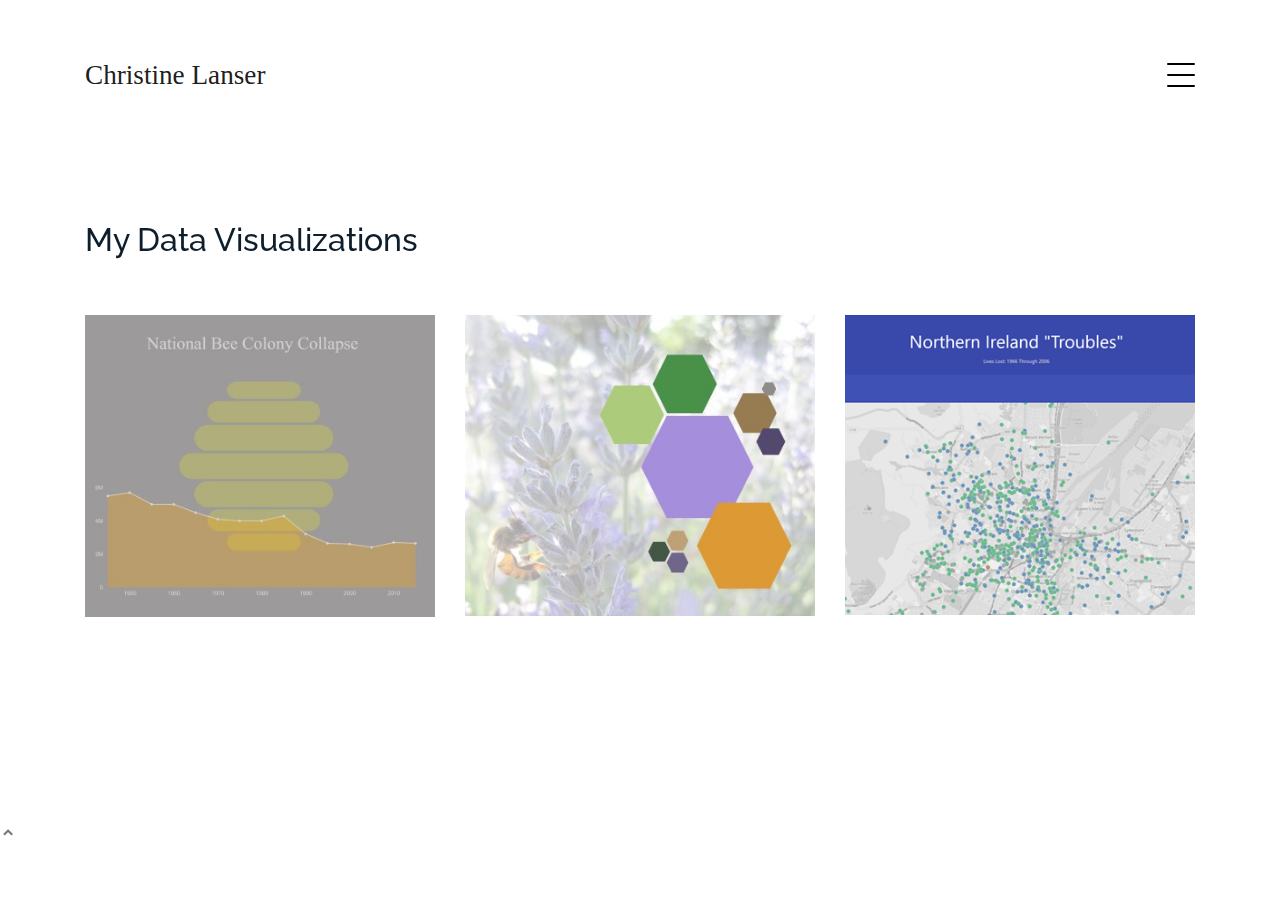
<file: index.html>
<!DOCTYPE html>
<html lang="en">

<head>
  <meta charset="utf-8">
  <meta content="width=device-width, initial-scale=1.0" name="viewport">

  <title>ChristineLanser_portfolio</title>
  <meta content="" name="descriptison">
  <meta content="" name="keywords">

  <!-- Favicons -->
  <!-- <link href="assets/img/favicon.png" rel="icon">
  <link href="assets/img/apple-touch-icon.png" rel="apple-touch-icon"> -->
  <link href="logo1.png" rel="icon">
  <link href="logo1.png" rel="apple-touch-icon">

  <!-- Google Fonts -->
  <link href="https://fonts.googleapis.com/css?family=https://fonts.googleapis.com/css?family=Inconsolata:400,500,600,700|Raleway:400,400i,500,500i,600,600i,700,700i" rel="stylesheet">

  <!-- Vendor CSS Files -->
  <link href="assets/vendor/bootstrap/css/bootstrap.min.css" rel="stylesheet">
  <link href="assets/vendor/icofont/icofont.min.css" rel="stylesheet">
  <link href="assets/vendor/aos/aos.css" rel="stylesheet">
  <link href="assets/vendor/line-awesome/css/line-awesome.min.css" rel="stylesheet">
  <link href="assets/vendor/owl.carousel/assets/owl.carousel.min.css" rel="stylesheet">

  <!-- Template Main CSS File -->
  <link href="assets/css/style.css" rel="stylesheet">

  <!-- =======================================================
  * Template Name: MyPortfolio - v2.1.0
  * Template URL: https://bootstrapmade.com/myportfolio-bootstrap-portfolio-website-template/
  * Author: BootstrapMade.com
  * License: https://bootstrapmade.com/license/
  ======================================================== -->
</head>

<body>

  <!-- ======= Navbar ======= -->
  <div class="collapse navbar-collapse custom-navmenu" id="main-navbar">
    <div class="container py-2 py-md-5">
      <div class="row align-items-start">
        <div class="col-md-2">
          <!-- <ul class="custom-menu">
            <li class="active"><a href="index.html">Home</a></li>
            <li><a href="about.html">About Me</a></li>
            <li><a href="services.html">Services</a></li>
            <li><a href="works.html">Works</a></li>
            <li><a href="contact.html">Contact</a></li>
          </ul> -->

        </div>
        <div class="col-md-6 d-none d-md-block  mr-auto">
          <!-- <div class="tweet d-flex">
            <span class="icofont-twitter text-white mt-2 mr-3"></span>
            <div>
              <p><em>Lorem ipsum dolor sit amet consectetur adipisicing elit. Quisquam necessitatibus incidunt ut officiis explicabo inventore. <br> <a href="#">t.co/v82jsk</a></em></p>
            </div> -->
          </div>
        </div>

        <div class="col-md-4 d-none d-md-block">
          <h3>Contact Me</h3>
          <p><a href="#">lanserch@gmail.com</a></p>
        </div>
      </div>

    </div>
  </div>

  <nav class="navbar navbar-light custom-navbar">
    <div class="container">
      <a class="navbar-brand" href="index.html">Christine Lanser</a>

      <a href="#" class="burger" data-toggle="collapse" data-target="#main-navbar">
        <span></span>
      </a>

    </div>
  </nav>

  <main id="main">

    <!-- ======= Works Section ======= -->
    <section class="section site-portfolio">
      <div class="container">
        <div class="row mb-5 align-items-center">
          <div class="col-md-12 col-lg-6 mb-4 mb-lg-0" data-aos="fade-up">
            <h2>My Data Visualizations</h2>
            <!-- subheader -->
            <!-- <p class="mb-0">Christine Lanser</p> -->
          </div>
          <div class="col-md-12 col-lg-6 text-left text-lg-right" data-aos="fade-up" data-aos-delay="100">
            <div id="filters" class="filters">
                <!-- add later when have design -->
              <!-- <a href="#" data-filter="*" class="active">All</a> -->
              <!-- <a href="#" data-filter=".web">Web</a>
              <a href="#" data-filter=".design">Design</a>
              <a href="#" data-filter=".branding">Branding</a>
              <a href="#" data-filter=".photography">Photography</a> -->
            </div>
          </div>
        </div>     

        <div id="portfolio-grid" class="row no-gutter" data-aos="fade-up" data-aos-delay="200">
          <div class="item web col-sm-6 col-md-4 col-lg-4 mb-4">
            <a href="areaChart.html" class="item-wrap fancybox">
              <div class="work-info">
                <h3>Area Chart with Tooltip</h3>
                <!-- <span>Web</span> (subheader) -->
              </div>
              <img class="img-fluid" src="hiveChart.svg">
            </a>
          </div>


          <div class="item photography col-sm-6 col-md-4 col-lg-4 mb-4">
            <a href="hex.html" class="item-wrap fancybox">
              <div class="work-info">
                 <h3>Graphic with Tooltip</h3> 
                <!-- <span>Photography</span>  -->
              </div>          
              <img class="img-fluid" src="pollinators.svg">
            </a>
          </div>


      
          <div class="item branding col-sm-6 col-md-4 col-lg-4 mb-4">
            <a href="lost_test_index.html" class="item-wrap fancybox">
              <div class="work-info">
               <h3>Map with Zoom</h3>
                <!-- <span>Branding</span> -->
              </div>
              <img class="img-fluid" src="lost.png">
            </a>
          </div>

          <!-- <div class="item design col-sm-6 col-md-4 col-lg-4 mb-4">
            <a href="work-single.html" class="item-wrap fancybox">
              <div class="work-info">
                <h3>Nike Shoe</h3>
                <span>Design</span>
              </div>
              <img class="img-fluid" src="assets/img/img_4.jpg">
            </a>
          </div>
          <div class="item photography col-sm-6 col-md-4 col-lg-4 mb-4">
            <a href="work-single.html" class="item-wrap fancybox">
              <div class="work-info">
                <h3>Kitchen Sink</h3>
                <span>Photography</span>
              </div>
              <img class="img-fluid" src="assets/img/img_5.jpg">
            </a>
          </div>
          <div class="item branding col-sm-6 col-md-4 col-lg-4 mb-4">
            <a href="work-single.html" class="item-wrap fancybox">
              <div class="work-info">
                <h3>Amazon</h3>
                <span>brandingn</span>
              </div> 
                  <img class="img-fluid" src="assets/img/img_6.jpg">
            </a>
          </div>  -->
        </div>
      </div>
    </section><!-- End  Works Section -->

      

  </main><!-- End #main -->

  <!-- ======= Footer ======= -->
  <footer class="footer" role="contentinfo">
    <div class="container">
      <div class="row">
        <div class="col-sm-6">
          <p class="mb-1"> </p>
          <div class="credits">
            <!--
            All the links in the footer should remain intact.
            You can delete the links only if you purchased the pro version.
            Licensing information: https://bootstrapmade.com/license/
            Purchase the pro version with working PHP/AJAX contact form: https://bootstrapmade.com/buy/?theme=MyPortfolio
          -->
            <!-- Designed by <a href="https://bootstrapmade.com/">BootstrapMade</a> -->
          </div>
        </div>
        <!-- <div class="col-sm-6 social text-md-right">
          <a href="#"><span class="icofont-twitter"></span></a>
          <a href="#"><span class="icofont-facebook"></span></a>
          <a href="#"><span class="icofont-dribbble"></span></a>
          <a href="#"><span class="icofont-behance"></span></a>
        </div> -->
      </div>
    </div>
  </footer>

  <a href="#" class="back-to-top"><i class="icofont-simple-up"></i></a>

  <!-- Vendor JS Files -->
  <script src="assets/vendor/jquery/jquery.min.js"></script>
  <script src="assets/vendor/bootstrap/js/bootstrap.bundle.min.js"></script>
  <script src="assets/vendor/jquery.easing/jquery.easing.min.js"></script>
  <script src="assets/vendor/php-email-form/validate.js"></script>
  <script src="assets/vendor/aos/aos.js"></script>
  <script src="assets/vendor/isotope-layout/isotope.pkgd.min.js"></script>
  <script src="assets/vendor/owl.carousel/owl.carousel.min.js"></script>

  <!-- Template Main JS File -->
  <script src="assets/js/main.js"></script>

</body>

</html>
</file>
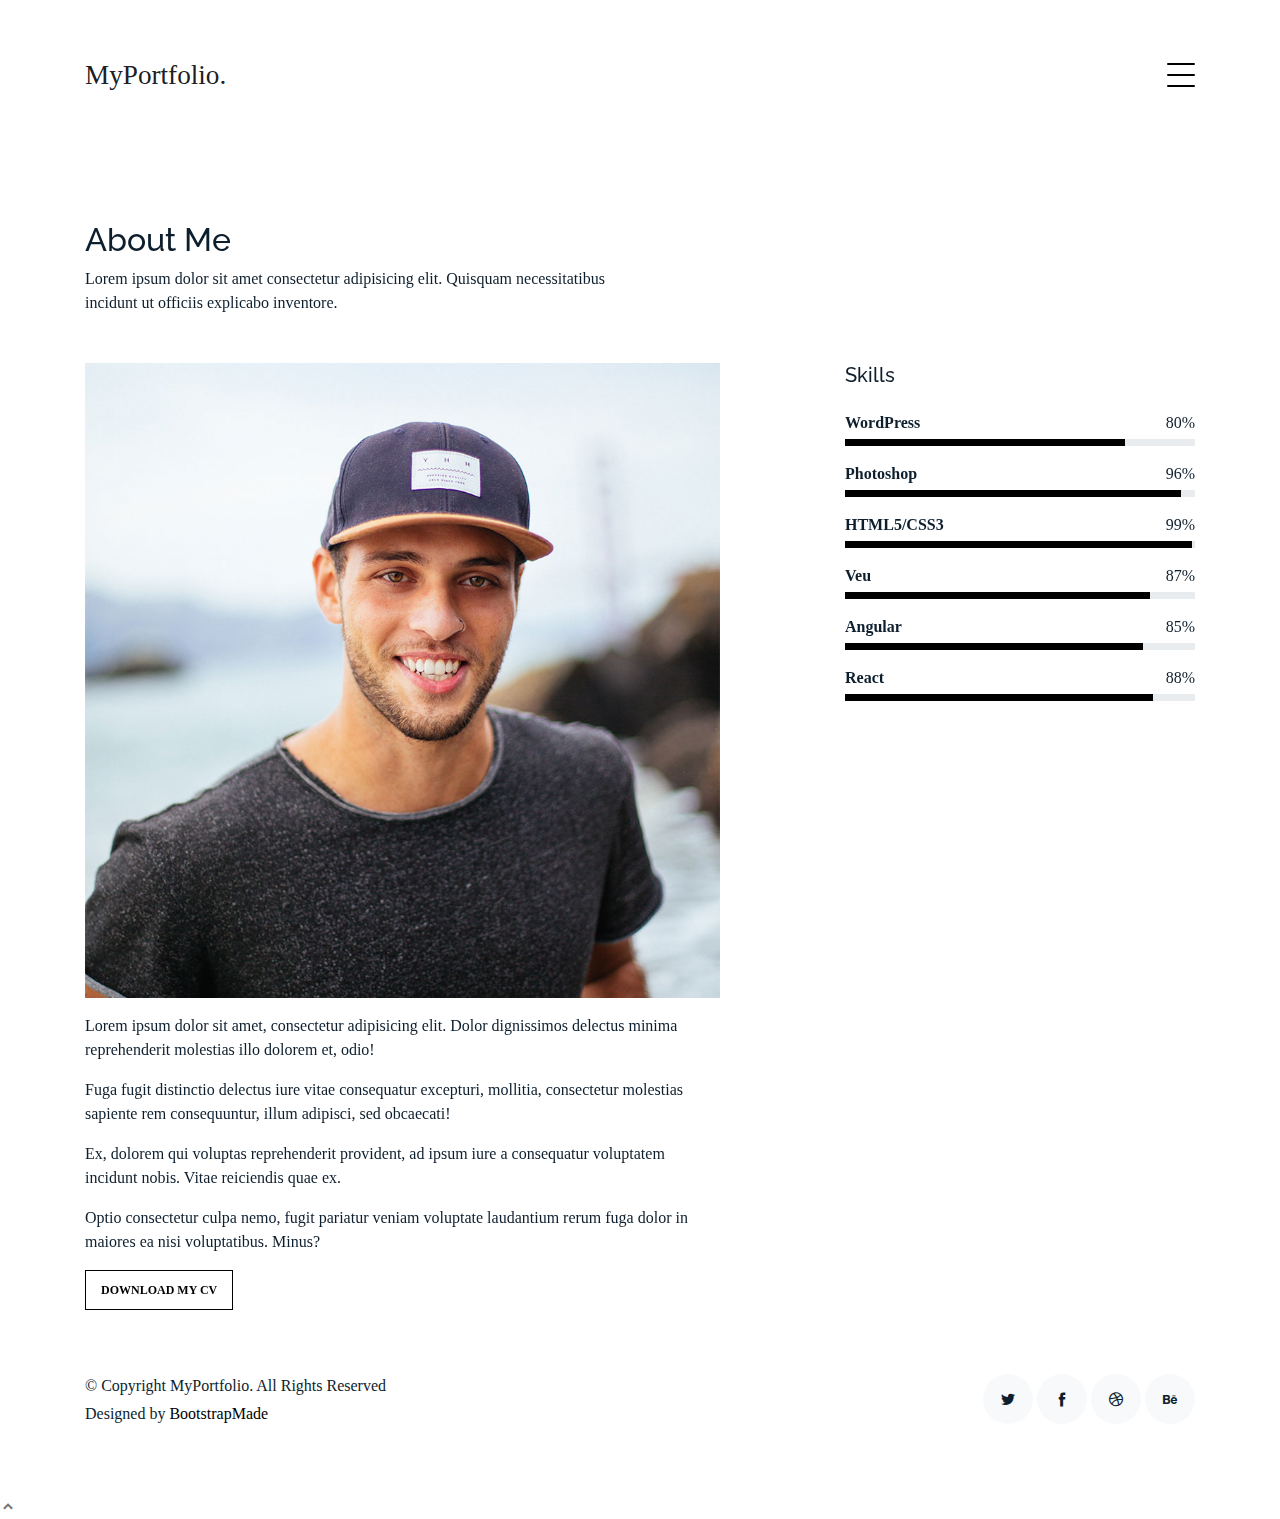
<file: about.html>
<!DOCTYPE html>
<html lang="en">

<head>
  <meta charset="utf-8">
  <meta content="width=device-width, initial-scale=1.0" name="viewport">

  <title>MyPortfolio Bootstrap Template - About</title>
  <meta content="" name="descriptison">
  <meta content="" name="keywords">

  <!-- Favicons -->
  <link href="assets/img/favicon.png" rel="icon">
  <link href="assets/img/apple-touch-icon.png" rel="apple-touch-icon">

  <!-- Google Fonts -->
  <link href="https://fonts.googleapis.com/css?family=https://fonts.googleapis.com/css?family=Inconsolata:400,500,600,700|Raleway:400,400i,500,500i,600,600i,700,700i" rel="stylesheet">

  <!-- Vendor CSS Files -->
  <link href="assets/vendor/bootstrap/css/bootstrap.min.css" rel="stylesheet">
  <link href="assets/vendor/icofont/icofont.min.css" rel="stylesheet">
  <link href="assets/vendor/aos/aos.css" rel="stylesheet">
  <link href="assets/vendor/line-awesome/css/line-awesome.min.css" rel="stylesheet">
  <link href="assets/vendor/owl.carousel/assets/owl.carousel.min.css" rel="stylesheet">

  <!-- Template Main CSS File -->
  <link href="assets/css/style.css" rel="stylesheet">

  <!-- =======================================================
  * Template Name: MyPortfolio - v2.1.0
  * Template URL: https://bootstrapmade.com/myportfolio-bootstrap-portfolio-website-template/
  * Author: BootstrapMade.com
  * License: https://bootstrapmade.com/license/
  ======================================================== -->
</head>

<body>

  <!-- ======= Navbar ======= -->
  <div class="collapse navbar-collapse custom-navmenu" id="main-navbar">
    <div class="container py-2 py-md-5">
      <div class="row align-items-start">
        <div class="col-md-2">
          <ul class="custom-menu">
            <li><a href="index.html">Home</a></li>
            <li class="active"><a href="about.html">About Me</a></li>
            <li><a href="services.html">Services</a></li>
            <li><a href="works.html">Works</a></li>
            <li><a href="contact.html">Contact</a></li>
          </ul>
        </div>
        <div class="col-md-6 d-none d-md-block  mr-auto">
          <div class="tweet d-flex">
            <span class="icofont-twitter text-white mt-2 mr-3"></span>
            <div>
              <p><em>Lorem ipsum dolor sit amet consectetur adipisicing elit. Quisquam necessitatibus incidunt ut officiis explicabo inventore. <br> <a href="#">t.co/v82jsk</a></em></p>
            </div>
          </div>
        </div>
        <div class="col-md-4 d-none d-md-block">
          <h3>Hire Me</h3>
          <p>Lorem ipsum dolor sit amet consectetur adipisicing elit. Quisquam necessitatibus incidunt ut officiisexplicabo inventore. <br> <a href="#">myemail@gmail.com</a></p>
        </div>
      </div>

    </div>
  </div>

  <nav class="navbar navbar-light custom-navbar">
    <div class="container">
      <a class="navbar-brand" href="index.html">MyPortfolio.</a>

      <a href="#" class="burger" data-toggle="collapse" data-target="#main-navbar">
        <span></span>
      </a>

    </div>
  </nav>

  <main id="main">

    <section class="section pb-5">
      <div class="container">
        <div class="row mb-5 align-items-end">
          <div class="col-md-6" data-aos="fade-up">

            <h2>About Me</h2>
            <p class="mb-0">Lorem ipsum dolor sit amet consectetur adipisicing elit. Quisquam necessitatibus incidunt ut
              officiis explicabo inventore.</p>
          </div>

        </div>

        <div class="row">
          <div class="col-md-4 ml-auto order-2" data-aos="fade-up">
            <h3 class="h3 mb-4">Skills</h3>
            <ul class="list-unstyled">
              <li class="mb-3">
                <div class="d-flex mb-1">
                  <strong>WordPress</strong>
                  <span class="ml-auto">80%</span>
                </div>
                <div class="progress custom-progress">
                  <div class="progress-bar" role="progressbar" style="width: 80%" aria-valuenow="80" aria-valuemin="0" aria-valuemax="100"></div>
                </div>
              </li>
              <li class="mb-3">
                <div class="d-flex mb-1">
                  <strong>Photoshop</strong>
                  <span class="ml-auto">96%</span>
                </div>
                <div class="progress custom-progress">
                  <div class="progress-bar" role="progressbar" style="width: 96%" aria-valuenow="96" aria-valuemin="0" aria-valuemax="100"></div>
                </div>
              </li>
              <li class="mb-3">
                <div class="d-flex mb-1">
                  <strong>HTML5/CSS3</strong>
                  <span class="ml-auto">99%</span>
                </div>
                <div class="progress custom-progress">
                  <div class="progress-bar" role="progressbar" style="width: 99%" aria-valuenow="99" aria-valuemin="0" aria-valuemax="100"></div>
                </div>
              </li>
              <li class="mb-3">
                <div class="d-flex mb-1">
                  <strong>Veu</strong>
                  <span class="ml-auto">87%</span>
                </div>
                <div class="progress custom-progress">
                  <div class="progress-bar" role="progressbar" style="width: 87%" aria-valuenow="87" aria-valuemin="0" aria-valuemax="100"></div>
                </div>
              </li>
              <li class="mb-3">
                <div class="d-flex mb-1">
                  <strong>Angular</strong>
                  <span class="ml-auto">85%</span>
                </div>
                <div class="progress custom-progress">
                  <div class="progress-bar" role="progressbar" style="width: 85%" aria-valuenow="85" aria-valuemin="0" aria-valuemax="100"></div>
                </div>
              </li>
              <li class="mb-3">
                <div class="d-flex mb-1">
                  <strong>React</strong>
                  <span class="ml-auto">88%</span>
                </div>
                <div class="progress custom-progress">
                  <div class="progress-bar" role="progressbar" style="width: 88%" aria-valuenow="88" aria-valuemin="0" aria-valuemax="100"></div>
                </div>
              </li>
            </ul>
          </div>

          <div class="col-md-7 mb-5 mb-md-0" data-aos="fade-up">
            <p><img src="assets/img/person_1_sq.jpg" alt="Image" class="img-fluid"></p>
            <p>Lorem ipsum dolor sit amet, consectetur adipisicing elit. Dolor dignissimos delectus minima reprehenderit
              molestias illo dolorem et, odio!</p>
            <p>Fuga fugit distinctio delectus iure vitae consequatur excepturi, mollitia, consectetur molestias sapiente
              rem consequuntur, illum adipisci, sed obcaecati!</p>
            <p>Ex, dolorem qui voluptas reprehenderit provident, ad ipsum iure a consequatur voluptatem incidunt nobis.
              Vitae reiciendis quae ex.</p>
            <p>Optio consectetur culpa nemo, fugit pariatur veniam voluptate laudantium rerum fuga dolor in maiores ea
              nisi voluptatibus. Minus?</p>
            <p><a href="#" class="readmore">Download my CV</a></p>
          </div>

        </div>

      </div>

    </section>

  </main><!-- End #main -->

  <!-- ======= Footer ======= -->
  <footer class="footer" role="contentinfo">
    <div class="container">
      <div class="row">
        <div class="col-sm-6">
          <p class="mb-1">&copy; Copyright MyPortfolio. All Rights Reserved</p>
          <div class="credits">
            <!--
            All the links in the footer should remain intact.
            You can delete the links only if you purchased the pro version.
            Licensing information: https://bootstrapmade.com/license/
            Purchase the pro version with working PHP/AJAX contact form: https://bootstrapmade.com/buy/?theme=MyPortfolio
          -->
            Designed by <a href="https://bootstrapmade.com/">BootstrapMade</a>
          </div>
        </div>
        <div class="col-sm-6 social text-md-right">
          <a href="#"><span class="icofont-twitter"></span></a>
          <a href="#"><span class="icofont-facebook"></span></a>
          <a href="#"><span class="icofont-dribbble"></span></a>
          <a href="#"><span class="icofont-behance"></span></a>
        </div>
      </div>
    </div>
  </footer>

  <a href="#" class="back-to-top"><i class="icofont-simple-up"></i></a>

  <!-- Vendor JS Files -->
  <script src="assets/vendor/jquery/jquery.min.js"></script>
  <script src="assets/vendor/bootstrap/js/bootstrap.bundle.min.js"></script>
  <script src="assets/vendor/jquery.easing/jquery.easing.min.js"></script>
  <script src="assets/vendor/php-email-form/validate.js"></script>
  <script src="assets/vendor/aos/aos.js"></script>
  <script src="assets/vendor/isotope-layout/isotope.pkgd.min.js"></script>
  <script src="assets/vendor/owl.carousel/owl.carousel.min.js"></script>

  <!-- Template Main JS File -->
  <script src="assets/js/main.js"></script>

</body>

</html>
</file>
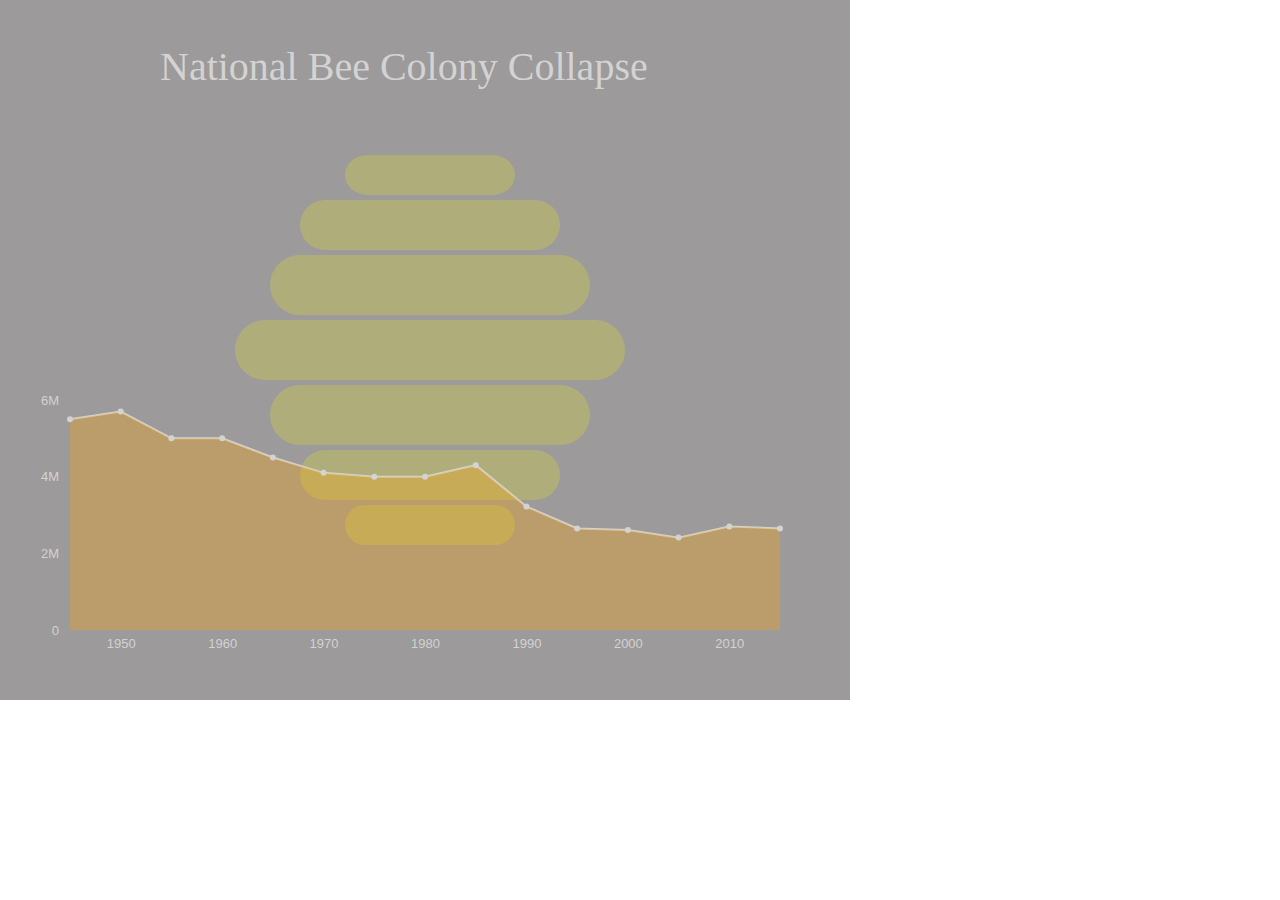
<file: areaChart.html>
<!DOCTYPE html>
<html lang="en">
<head>
  <meta charset="UTF-8"> 
  <meta name="viewport" content="width=device-width, initial-scale=1.0">
  <meta http-equiv="X-UA-Compatible" content="ie=edge">
  <title>Bee Collapse</title>
  <link rel="stylesheet" href="areaChart.css">
  <!-- <link rel="stylesheet" href="quake.css"> -->
  <!-- <script src="https://d3js.org/d3.v6.min.js"></script> -->
  <script src="d3.v5.js"></script>
  <script src="https://d3js.org/d3-random.v2.min.js"></script>
</head>

<body>

<div class="canva"></div>

</body>

<script src="areaChart.js"></script> 

</html>
</file>
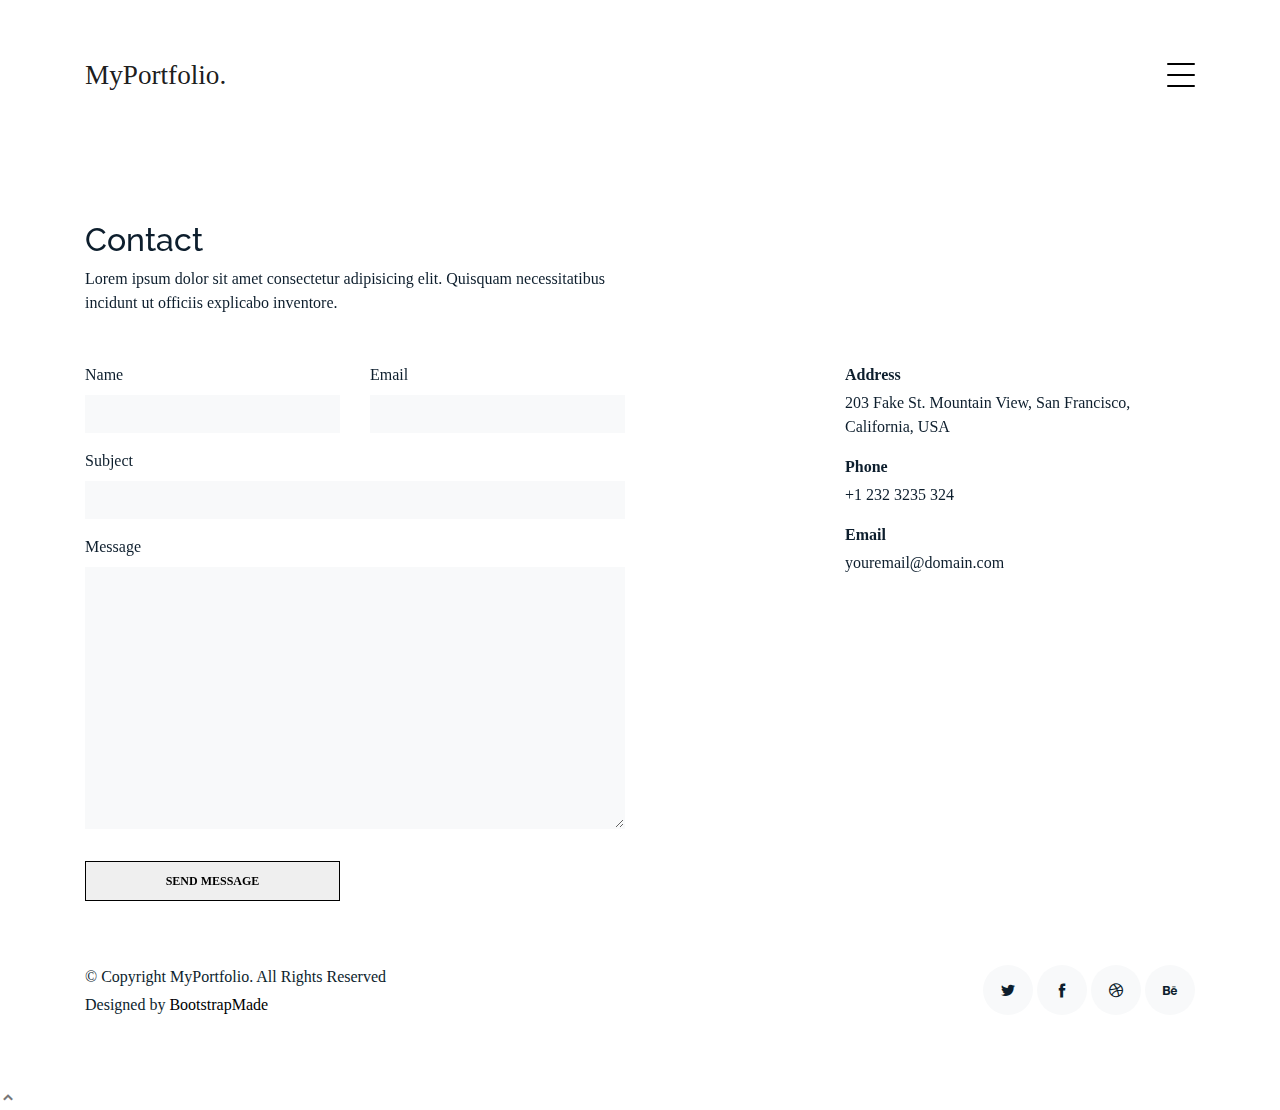
<file: contact.html>
<!DOCTYPE html>
<html lang="en">

<head>
  <meta charset="utf-8">
  <meta content="width=device-width, initial-scale=1.0" name="viewport">

  <title>MyPortfolio Bootstrap Template - Contact</title>
  <meta content="" name="descriptison">
  <meta content="" name="keywords">

  <!-- Favicons -->
  <link href="assets/img/favicon.png" rel="icon">
  <link href="assets/img/apple-touch-icon.png" rel="apple-touch-icon">

  <!-- Google Fonts -->
  <link href="https://fonts.googleapis.com/css?family=https://fonts.googleapis.com/css?family=Inconsolata:400,500,600,700|Raleway:400,400i,500,500i,600,600i,700,700i" rel="stylesheet">

  <!-- Vendor CSS Files -->
  <link href="assets/vendor/bootstrap/css/bootstrap.min.css" rel="stylesheet">
  <link href="assets/vendor/icofont/icofont.min.css" rel="stylesheet">
  <link href="assets/vendor/aos/aos.css" rel="stylesheet">
  <link href="assets/vendor/line-awesome/css/line-awesome.min.css" rel="stylesheet">
  <link href="assets/vendor/owl.carousel/assets/owl.carousel.min.css" rel="stylesheet">

  <!-- Template Main CSS File -->
  <link href="assets/css/style.css" rel="stylesheet">

  <!-- =======================================================
  * Template Name: MyPortfolio - v2.1.0
  * Template URL: https://bootstrapmade.com/myportfolio-bootstrap-portfolio-website-template/
  * Author: BootstrapMade.com
  * License: https://bootstrapmade.com/license/
  ======================================================== -->
</head>

<body>

  <!-- ======= Navbar ======= -->
  <div class="collapse navbar-collapse custom-navmenu" id="main-navbar">
    <div class="container py-2 py-md-5">
      <div class="row align-items-start">
        <div class="col-md-2">
          <ul class="custom-menu">
            <li><a href="index.html">Home</a></li>
            <li><a href="about.html">About Me</a></li>
            <li><a href="services.html">Services</a></li>
            <li><a href="works.html">Works</a></li>
            <li class="active"><a href="contact.html">Contact</a></li>
          </ul>
        </div>
        <div class="col-md-6 d-none d-md-block  mr-auto">
          <div class="tweet d-flex">
            <span class="icofont-twitter text-white mt-2 mr-3"></span>
            <div>
              <p><em>Lorem ipsum dolor sit amet consectetur adipisicing elit. Quisquam necessitatibus incidunt ut officiis explicabo inventore. <br> <a href="#">t.co/v82jsk</a></em></p>
            </div>
          </div>
        </div>
        <div class="col-md-4 d-none d-md-block">
          <h3>Hire Me</h3>
          <p>Lorem ipsum dolor sit amet consectetur adipisicing elit. Quisquam necessitatibus incidunt ut officiisexplicabo inventore. <br> <a href="#">myemail@gmail.com</a></p>
        </div>
      </div>

    </div>
  </div>

  <nav class="navbar navbar-light custom-navbar">
    <div class="container">
      <a class="navbar-brand" href="index.html">MyPortfolio.</a>

      <a href="#" class="burger" data-toggle="collapse" data-target="#main-navbar">
        <span></span>
      </a>

    </div>
  </nav>

  <main id="main">

    <section class="section pb-5">
      <div class="container">

        <div class="row mb-5 align-items-end">
          <div class="col-md-6" data-aos="fade-up">
            <h2>Contact</h2>
            <p class="mb-0">Lorem ipsum dolor sit amet consectetur adipisicing elit. Quisquam necessitatibus incidunt ut
              officiis explicabo inventore.
            </p>
          </div>

        </div>

        <div class="row">
          <div class="col-md-6 mb-5 mb-md-0" data-aos="fade-up">

            <form action="forms/contact.php" method="post" role="form" class="php-email-form">

              <div class="row">
                <div class="col-md-6 form-group">
                  <label for="name">Name</label>
                  <input type="text" name="name" class="form-control" id="name" data-rule="minlen:4" data-msg="Please enter at least 4 chars" />
                  <div class="validate"></div>
                </div>
                <div class="col-md-6 form-group">
                  <label for="name">Email</label>
                  <input type="email" class="form-control" name="email" id="email" data-rule="email" data-msg="Please enter a valid email" />
                  <div class="validate"></div>
                </div>
                <div class="col-md-12 form-group">
                  <label for="name">Subject</label>
                  <input type="text" class="form-control" name="subject" id="subject" data-rule="minlen:4" data-msg="Please enter at least 8 chars of subject" />
                  <div class="validate"></div>
                </div>
                <div class="col-md-12 form-group">
                  <label for="name">Message</label>
                  <textarea class="form-control" name="message" cols="30" rows="10" data-rule="required" data-msg="Please write something for us"></textarea>
                  <div class="validate"></div>
                </div>

                <div class="col-md-12 mb-3">
                  <div class="loading">Loading</div>
                  <div class="error-message"></div>
                  <div class="sent-message">Your message has been sent. Thank you!</div>
                </div>

                <div class="col-md-6 form-group">
                  <input type="submit" class="readmore d-block w-100" value="Send Message">
                </div>
              </div>

            </form>

          </div>

          <div class="col-md-4 ml-auto order-2" data-aos="fade-up">
            <ul class="list-unstyled">
              <li class="mb-3">
                <strong class="d-block mb-1">Address</strong>
                <span>203 Fake St. Mountain View, San Francisco, California, USA</span>
              </li>
              <li class="mb-3">
                <strong class="d-block mb-1">Phone</strong>
                <span>+1 232 3235 324</span>
              </li>
              <li class="mb-3">
                <strong class="d-block mb-1">Email</strong>
                <span>youremail@domain.com</span>
              </li>
            </ul>
          </div>

        </div>

      </div>

    </section>

  </main><!-- End #main -->

  <!-- ======= Footer ======= -->
  <footer class="footer" role="contentinfo">
    <div class="container">
      <div class="row">
        <div class="col-sm-6">
          <p class="mb-1">&copy; Copyright MyPortfolio. All Rights Reserved</p>
          <div class="credits">
            <!--
            All the links in the footer should remain intact.
            You can delete the links only if you purchased the pro version.
            Licensing information: https://bootstrapmade.com/license/
            Purchase the pro version with working PHP/AJAX contact form: https://bootstrapmade.com/buy/?theme=MyPortfolio
          -->
            Designed by <a href="https://bootstrapmade.com/">BootstrapMade</a>
          </div>
        </div>
        <div class="col-sm-6 social text-md-right">
          <a href="#"><span class="icofont-twitter"></span></a>
          <a href="#"><span class="icofont-facebook"></span></a>
          <a href="#"><span class="icofont-dribbble"></span></a>
          <a href="#"><span class="icofont-behance"></span></a>
        </div>
      </div>
    </div>
  </footer>

  <a href="#" class="back-to-top"><i class="icofont-simple-up"></i></a>

  <!-- Vendor JS Files -->
  <script src="assets/vendor/jquery/jquery.min.js"></script>
  <script src="assets/vendor/bootstrap/js/bootstrap.bundle.min.js"></script>
  <script src="assets/vendor/jquery.easing/jquery.easing.min.js"></script>
  <script src="assets/vendor/php-email-form/validate.js"></script>
  <script src="assets/vendor/aos/aos.js"></script>
  <script src="assets/vendor/isotope-layout/isotope.pkgd.min.js"></script>
  <script src="assets/vendor/owl.carousel/owl.carousel.min.js"></script>

  <!-- Template Main JS File -->
  <script src="assets/js/main.js"></script>

</body>

</html>
</file>
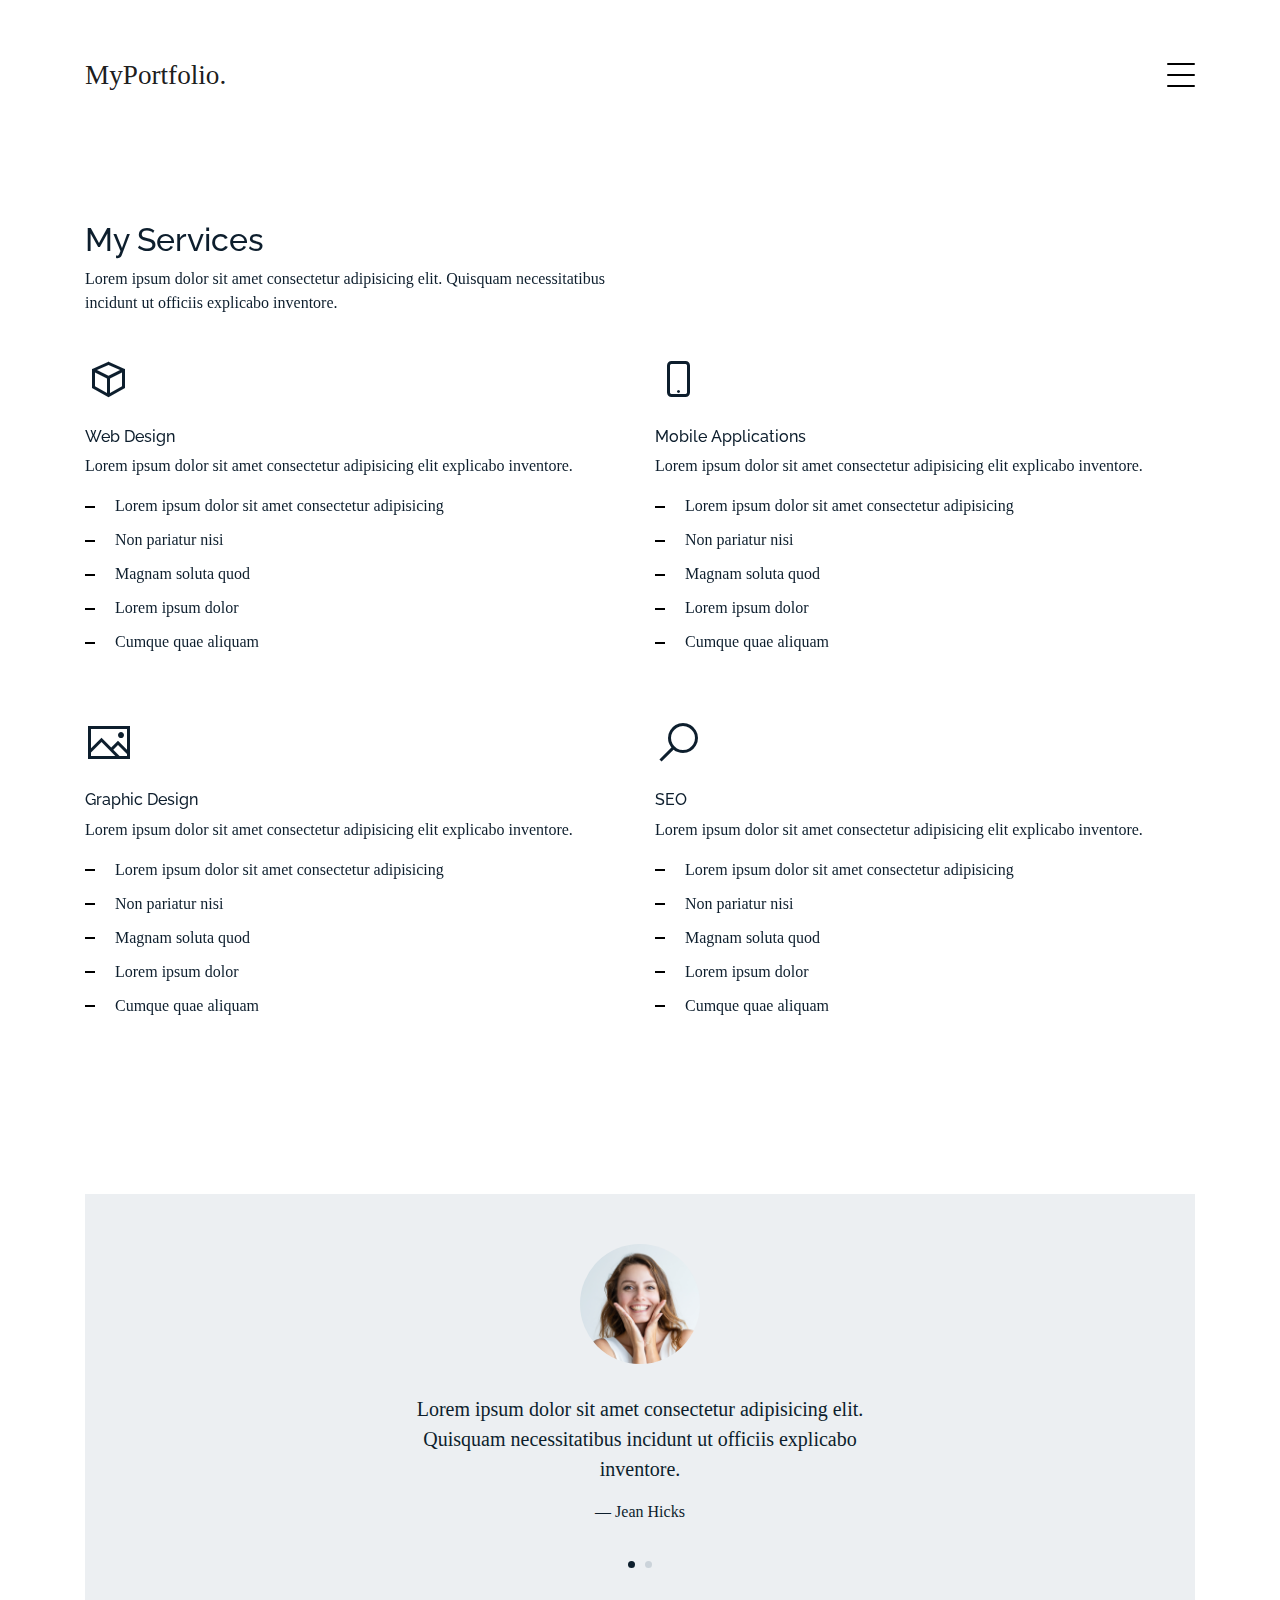
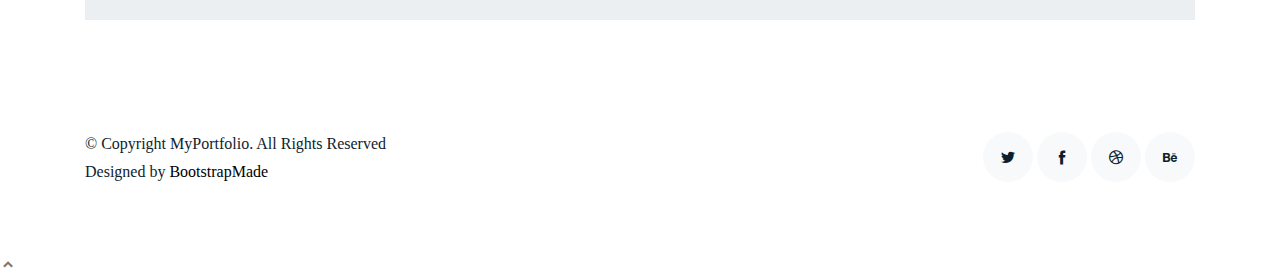
<file: services.html>
<!DOCTYPE html>
<html lang="en">

<head>
  <meta charset="utf-8">
  <meta content="width=device-width, initial-scale=1.0" name="viewport">

  <title>MyPortfolio Bootstrap Template - Services</title>
  <meta content="" name="descriptison">
  <meta content="" name="keywords">

  <!-- Favicons -->
  <link href="assets/img/favicon.png" rel="icon">
  <link href="assets/img/apple-touch-icon.png" rel="apple-touch-icon">

  <!-- Google Fonts -->
  <link href="https://fonts.googleapis.com/css?family=https://fonts.googleapis.com/css?family=Inconsolata:400,500,600,700|Raleway:400,400i,500,500i,600,600i,700,700i" rel="stylesheet">

  <!-- Vendor CSS Files -->
  <link href="assets/vendor/bootstrap/css/bootstrap.min.css" rel="stylesheet">
  <link href="assets/vendor/icofont/icofont.min.css" rel="stylesheet">
  <link href="assets/vendor/aos/aos.css" rel="stylesheet">
  <link href="assets/vendor/line-awesome/css/line-awesome.min.css" rel="stylesheet">
  <link href="assets/vendor/owl.carousel/assets/owl.carousel.min.css" rel="stylesheet">

  <!-- Template Main CSS File -->
  <link href="assets/css/style.css" rel="stylesheet">

  <!-- =======================================================
  * Template Name: MyPortfolio - v2.1.0
  * Template URL: https://bootstrapmade.com/myportfolio-bootstrap-portfolio-website-template/
  * Author: BootstrapMade.com
  * License: https://bootstrapmade.com/license/
  ======================================================== -->
</head>

<body>

  <!-- ======= Navbar ======= -->
  <div class="collapse navbar-collapse custom-navmenu" id="main-navbar">
    <div class="container py-2 py-md-5">
      <div class="row align-items-start">
        <div class="col-md-2">
          <ul class="custom-menu">
            <li><a href="index.html">Home</a></li>
            <li><a href="about.html">About Me</a></li>
            <li class="active"><a href="services.html">Services</a></li>
            <li><a href="works.html">Works</a></li>
            <li><a href="contact.html">Contact</a></li>
          </ul>
        </div>
        <div class="col-md-6 d-none d-md-block  mr-auto">
          <div class="tweet d-flex">
            <span class="icofont-twitter text-white mt-2 mr-3"></span>
            <div>
              <p><em>Lorem ipsum dolor sit amet consectetur adipisicing elit. Quisquam necessitatibus incidunt ut officiis explicabo inventore. <br> <a href="#">t.co/v82jsk</a></em></p>
            </div>
          </div>
        </div>
        <div class="col-md-4 d-none d-md-block">
          <h3>Hire Me</h3>
          <p>Lorem ipsum dolor sit amet consectetur adipisicing elit. Quisquam necessitatibus incidunt ut officiisexplicabo inventore. <br> <a href="#">myemail@gmail.com</a></p>
        </div>
      </div>

    </div>
  </div>

  <nav class="navbar navbar-light custom-navbar">
    <div class="container">
      <a class="navbar-brand" href="index.html">MyPortfolio.</a>

      <a href="#" class="burger" data-toggle="collapse" data-target="#main-navbar">
        <span></span>
      </a>

    </div>
  </nav>

  <main id="main">

    <section class="section">
      <div class="container">
        <div class="row mb-4 align-items-center">
          <div class="col-md-6" data-aos="fade-up">

            <h2>My Services</h2>
            <p>Lorem ipsum dolor sit amet consectetur adipisicing elit. Quisquam necessitatibus incidunt ut officiis
              explicabo inventore.</p>

          </div>

        </div>
      </div>

      <div class="site-section pb-0">
        <div class="container">

          <div class="row">

            <div class="col-12 col-sm-6 col-md-6 col-lg-6 mb-5" data-aos="fade-up" data-aos-delay="">
              <span class="la la-cube la-3x mb-4"></span>
              <h4 class="h4 mb-2">Web Design</h4>
              <p>Lorem ipsum dolor sit amet consectetur adipisicing elit explicabo inventore.</p>
              <ul class="list-unstyled list-line">
                <li>Lorem ipsum dolor sit amet consectetur adipisicing</li>
                <li>Non pariatur nisi</li>
                <li>Magnam soluta quod</li>
                <li>Lorem ipsum dolor</li>
                <li>Cumque quae aliquam</li>
              </ul>
            </div>
            <div class="col-12 col-sm-6 col-md-6 col-lg-6 mb-5" data-aos="fade-up" data-aos-delay="100">
              <span class="la la-mobile la-3x mb-4"></span>
              <h4 class="h4 mb-2">Mobile Applications</h4>
              <p>Lorem ipsum dolor sit amet consectetur adipisicing elit explicabo inventore.</p>
              <ul class="list-unstyled list-line">
                <li>Lorem ipsum dolor sit amet consectetur adipisicing</li>
                <li>Non pariatur nisi</li>
                <li>Magnam soluta quod</li>
                <li>Lorem ipsum dolor</li>
                <li>Cumque quae aliquam</li>
              </ul>
            </div>
            <div class="col-12 col-sm-6 col-md-6 col-lg-6 mb-5" data-aos="fade-up" data-aos-delay="">
              <span class="la la-image la-3x mb-4"></span>
              <h4 class="h4 mb-2">Graphic Design</h4>
              <p>Lorem ipsum dolor sit amet consectetur adipisicing elit explicabo inventore.</p>
              <ul class="list-unstyled list-line">
                <li>Lorem ipsum dolor sit amet consectetur adipisicing</li>
                <li>Non pariatur nisi</li>
                <li>Magnam soluta quod</li>
                <li>Lorem ipsum dolor</li>
                <li>Cumque quae aliquam</li>
              </ul>
            </div>
            <div class="col-12 col-sm-6 col-md-6 col-lg-6 mb-5" data-aos="fade-up" data-aos-delay="100">
              <span class="la la-search la-3x mb-4"></span>
              <h4 class="h4 mb-2">SEO</h4>
              <p>Lorem ipsum dolor sit amet consectetur adipisicing elit explicabo inventore.</p>
              <ul class="list-unstyled list-line">
                <li>Lorem ipsum dolor sit amet consectetur adipisicing</li>
                <li>Non pariatur nisi</li>
                <li>Magnam soluta quod</li>
                <li>Lorem ipsum dolor</li>
                <li>Cumque quae aliquam</li>
              </ul>
            </div>
          </div>
        </div>
      </div>
    </section>

    <!-- ======= Testimonials Section ======= -->
    <section class="section pt-0">
      <div class="container">

        <div class="owl-carousel testimonial-carousel">

          <div class="testimonial-wrap">
            <div class="testimonial">
              <img src="assets/img/person_1.jpg" alt="Image" class="img-fluid">
              <blockquote>
                <p>Lorem ipsum dolor sit amet consectetur adipisicing elit. Quisquam necessitatibus incidunt ut officiis
                  explicabo inventore.</p>
              </blockquote>
              <p>&mdash; Jean Hicks</p>
            </div>
          </div>

          <div class="testimonial-wrap">
            <div class="testimonial">
              <img src="assets/img/person_2.jpg" alt="Image" class="img-fluid">
              <blockquote>
                <p>Lorem ipsum dolor sit amet consectetur adipisicing elit. Quisquam necessitatibus incidunt ut officiis
                  explicabo inventore.</p>
              </blockquote>
              <p>&mdash; Chris Stanworth</p>
            </div>
          </div>

        </div>

      </div>
    </section><!-- End Testimonials Section -->

  </main><!-- End #main -->

  <!-- ======= Footer ======= -->
  <footer class="footer" role="contentinfo">
    <div class="container">
      <div class="row">
        <div class="col-sm-6">
          <p class="mb-1">&copy; Copyright MyPortfolio. All Rights Reserved</p>
          <div class="credits">
            <!--
            All the links in the footer should remain intact.
            You can delete the links only if you purchased the pro version.
            Licensing information: https://bootstrapmade.com/license/
            Purchase the pro version with working PHP/AJAX contact form: https://bootstrapmade.com/buy/?theme=MyPortfolio
          -->
            Designed by <a href="https://bootstrapmade.com/">BootstrapMade</a>
          </div>
        </div>
        <div class="col-sm-6 social text-md-right">
          <a href="#"><span class="icofont-twitter"></span></a>
          <a href="#"><span class="icofont-facebook"></span></a>
          <a href="#"><span class="icofont-dribbble"></span></a>
          <a href="#"><span class="icofont-behance"></span></a>
        </div>
      </div>
    </div>
  </footer>

  <a href="#" class="back-to-top"><i class="icofont-simple-up"></i></a>

  <!-- Vendor JS Files -->
  <script src="assets/vendor/jquery/jquery.min.js"></script>
  <script src="assets/vendor/bootstrap/js/bootstrap.bundle.min.js"></script>
  <script src="assets/vendor/jquery.easing/jquery.easing.min.js"></script>
  <script src="assets/vendor/php-email-form/validate.js"></script>
  <script src="assets/vendor/aos/aos.js"></script>
  <script src="assets/vendor/isotope-layout/isotope.pkgd.min.js"></script>
  <script src="assets/vendor/owl.carousel/owl.carousel.min.js"></script>

  <!-- Template Main JS File -->
  <script src="assets/js/main.js"></script>

</body>

</html>
</file>
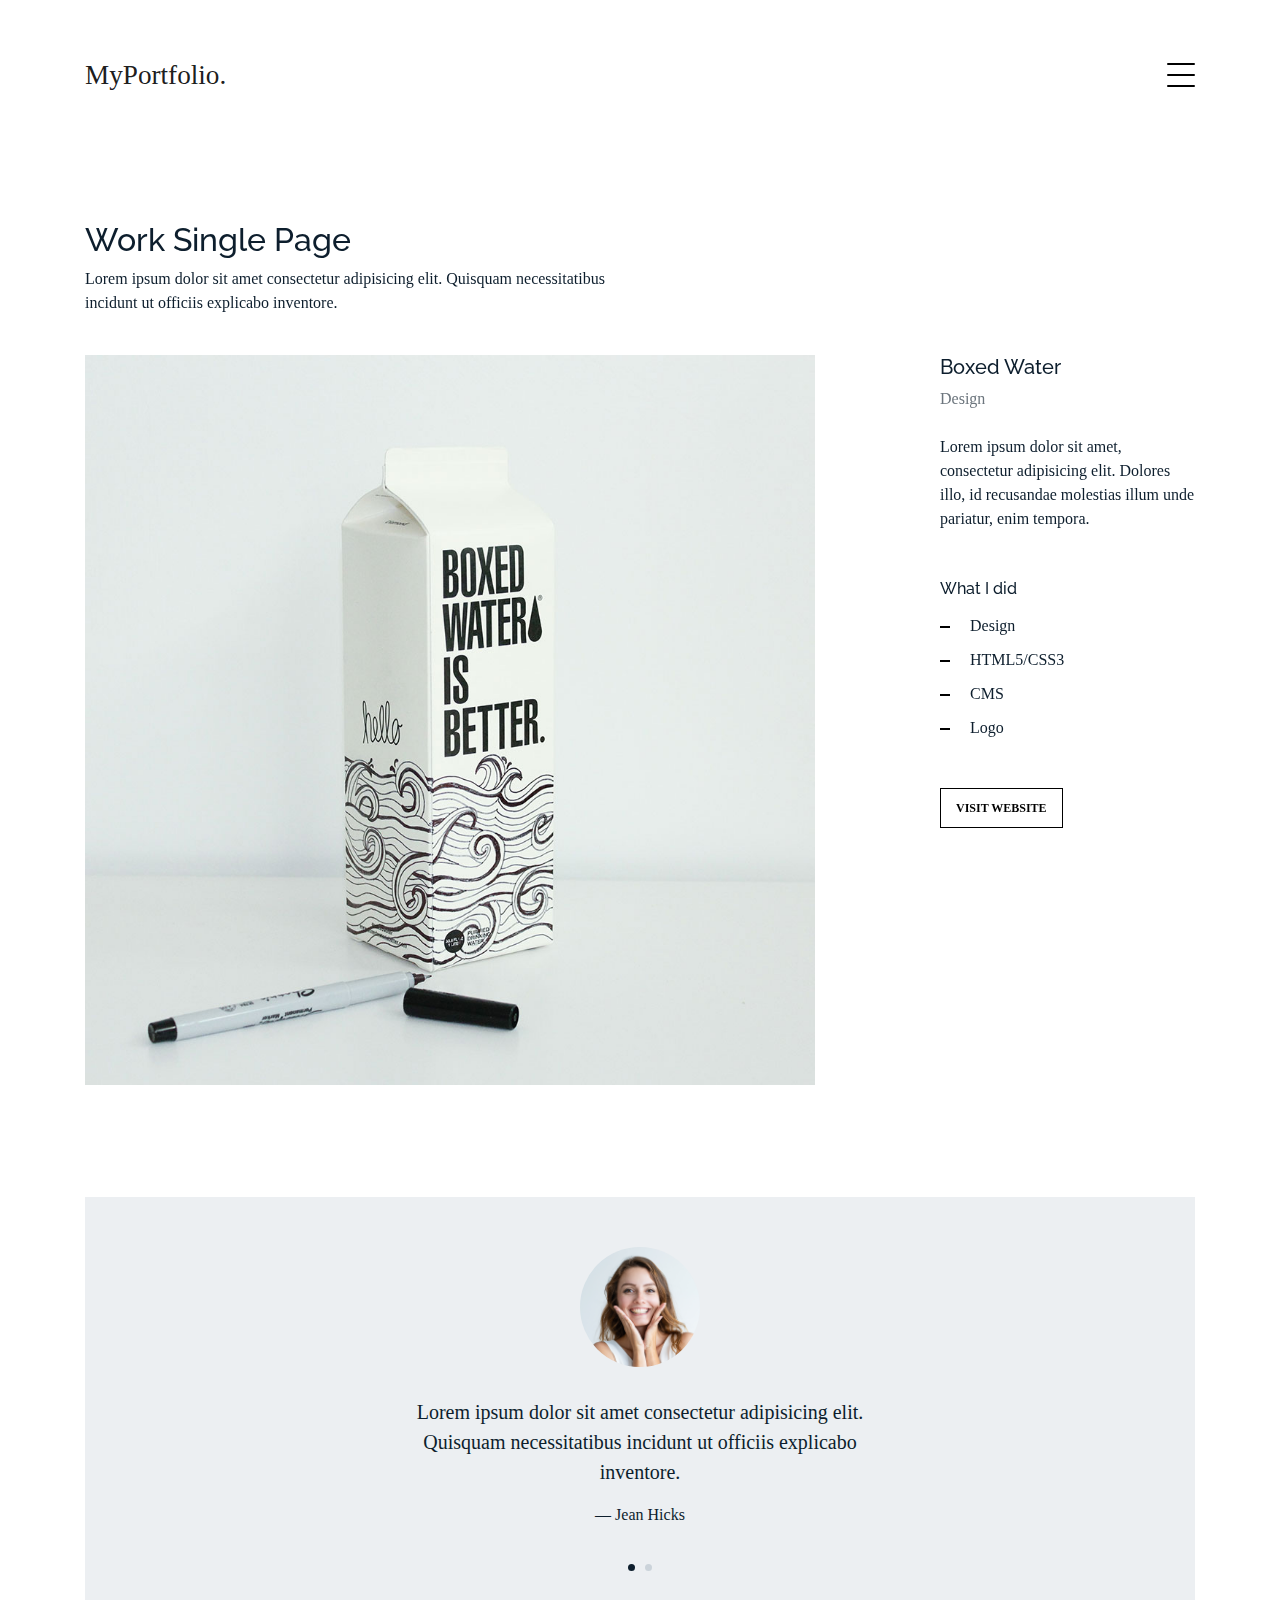
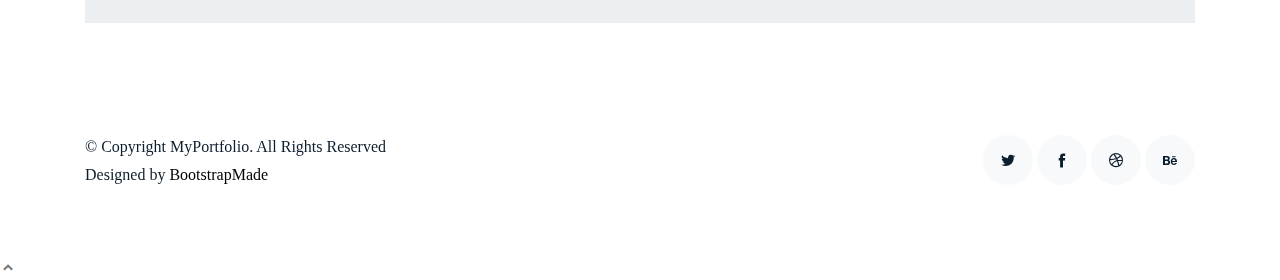
<file: work-single.html>
<!DOCTYPE html>
<html lang="en">

<head>
  <meta charset="utf-8">
  <meta content="width=device-width, initial-scale=1.0" name="viewport">

  <title>MyPortfolio Bootstrap Template - Work Single</title>
  <meta content="" name="descriptison">
  <meta content="" name="keywords">

  <!-- Favicons -->
  <link href="assets/img/favicon.png" rel="icon">
  <link href="assets/img/apple-touch-icon.png" rel="apple-touch-icon">

  <!-- Google Fonts -->
  <link href="https://fonts.googleapis.com/css?family=https://fonts.googleapis.com/css?family=Inconsolata:400,500,600,700|Raleway:400,400i,500,500i,600,600i,700,700i" rel="stylesheet">

  <!-- Vendor CSS Files -->
  <link href="assets/vendor/bootstrap/css/bootstrap.min.css" rel="stylesheet">
  <link href="assets/vendor/icofont/icofont.min.css" rel="stylesheet">
  <link href="assets/vendor/aos/aos.css" rel="stylesheet">
  <link href="assets/vendor/line-awesome/css/line-awesome.min.css" rel="stylesheet">
  <link href="assets/vendor/owl.carousel/assets/owl.carousel.min.css" rel="stylesheet">

  <!-- Template Main CSS File -->
  <link href="assets/css/style.css" rel="stylesheet">

  <!-- =======================================================
  * Template Name: MyPortfolio - v2.1.0
  * Template URL: https://bootstrapmade.com/myportfolio-bootstrap-portfolio-website-template/
  * Author: BootstrapMade.com
  * License: https://bootstrapmade.com/license/
  ======================================================== -->
</head>

<body>

  <!-- ======= Navbar ======= -->
  <div class="collapse navbar-collapse custom-navmenu" id="main-navbar">
    <div class="container py-2 py-md-5">
      <div class="row align-items-start">
        <div class="col-md-2">
          <ul class="custom-menu">
            <li><a href="index.html">Home</a></li>
            <li><a href="about.html">About Me</a></li>
            <li><a href="services.html">Services</a></li>
            <li class="active"><a href="works.html">Works</a></li>
            <li><a href="contact.html">Contact</a></li>
          </ul>
        </div>
        <div class="col-md-6 d-none d-md-block  mr-auto">
          <div class="tweet d-flex">
            <span class="icofont-twitter text-white mt-2 mr-3"></span>
            <div>
              <p><em>Lorem ipsum dolor sit amet consectetur adipisicing elit. Quisquam necessitatibus incidunt ut officiis explicabo inventore. <br> <a href="#">t.co/v82jsk</a></em></p>
            </div>
          </div>
        </div>
        <div class="col-md-4 d-none d-md-block">
          <h3>Hire Me</h3>
          <p>Lorem ipsum dolor sit amet consectetur adipisicing elit. Quisquam necessitatibus incidunt ut officiisexplicabo inventore. <br> <a href="#">myemail@gmail.com</a></p>
        </div>
      </div>

    </div>
  </div>

  <nav class="navbar navbar-light custom-navbar">
    <div class="container">
      <a class="navbar-brand" href="index.html">MyPortfolio.</a>

      <a href="#" class="burger" data-toggle="collapse" data-target="#main-navbar">
        <span></span>
      </a>

    </div>
  </nav>

  <main id="main">

    <section class="section">
      <div class="container">
        <div class="row mb-4 align-items-center">
          <div class="col-md-6" data-aos="fade-up">
            <h2>Work Single Page</h2>
            <p>Lorem ipsum dolor sit amet consectetur adipisicing elit. Quisquam necessitatibus incidunt ut officiis explicabo inventore.</p>
          </div>
        </div>
      </div>

      <div class="site-section pb-0">
        <div class="container">
          <div class="row align-items-stretch">
            <div class="col-md-8" data-aos="fade-up">
              <img src="assets/img/img_1_big.jpg" alt="Image" class="img-fluid">
            </div>
            <div class="col-md-3 ml-auto" data-aos="fade-up" data-aos-delay="100">
              <div class="sticky-content">
                <h3 class="h3">Boxed Water</h3>
                <p class="mb-4"><span class="text-muted">Design</span></p>

                <div class="mb-5">
                  <p>Lorem ipsum dolor sit amet, consectetur adipisicing elit. Dolores illo, id recusandae molestias
                    illum unde pariatur, enim tempora.</p>

                </div>

                <h4 class="h4 mb-3">What I did</h4>
                <ul class="list-unstyled list-line mb-5">
                  <li>Design</li>
                  <li>HTML5/CSS3</li>
                  <li>CMS</li>
                  <li>Logo</li>
                </ul>

                <p><a href="#" class="readmore">Visit Website</a></p>
              </div>
            </div>
          </div>
        </div>
    </section>

    <!-- ======= Testimonials Section ======= -->
    <section class="section pt-0">
      <div class="container">

        <div class="owl-carousel testimonial-carousel">

          <div class="testimonial-wrap">
            <div class="testimonial">
              <img src="assets/img/person_1.jpg" alt="Image" class="img-fluid">
              <blockquote>
                <p>Lorem ipsum dolor sit amet consectetur adipisicing elit. Quisquam necessitatibus incidunt ut officiis
                  explicabo inventore.</p>
              </blockquote>
              <p>&mdash; Jean Hicks</p>
            </div>
          </div>

          <div class="testimonial-wrap">
            <div class="testimonial">
              <img src="assets/img/person_2.jpg" alt="Image" class="img-fluid">
              <blockquote>
                <p>Lorem ipsum dolor sit amet consectetur adipisicing elit. Quisquam necessitatibus incidunt ut officiis
                  explicabo inventore.</p>
              </blockquote>
              <p>&mdash; Chris Stanworth</p>
            </div>
          </div>

        </div>

      </div>
    </section><!-- End Testimonials Section -->

  </main><!-- End #main -->

  <!-- ======= Footer ======= -->
  <footer class="footer" role="contentinfo">
    <div class="container">
      <div class="row">
        <div class="col-sm-6">
          <p class="mb-1">&copy; Copyright MyPortfolio. All Rights Reserved</p>
          <div class="credits">
            <!--
            All the links in the footer should remain intact.
            You can delete the links only if you purchased the pro version.
            Licensing information: https://bootstrapmade.com/license/
            Purchase the pro version with working PHP/AJAX contact form: https://bootstrapmade.com/buy/?theme=MyPortfolio
          -->
            Designed by <a href="https://bootstrapmade.com/">BootstrapMade</a>
          </div>
        </div>
        <div class="col-sm-6 social text-md-right">
          <a href="#"><span class="icofont-twitter"></span></a>
          <a href="#"><span class="icofont-facebook"></span></a>
          <a href="#"><span class="icofont-dribbble"></span></a>
          <a href="#"><span class="icofont-behance"></span></a>
        </div>
      </div>
    </div>
  </footer>

  <a href="#" class="back-to-top"><i class="icofont-simple-up"></i></a>

  <!-- Vendor JS Files -->
  <script src="assets/vendor/jquery/jquery.min.js"></script>
  <script src="assets/vendor/bootstrap/js/bootstrap.bundle.min.js"></script>
  <script src="assets/vendor/jquery.easing/jquery.easing.min.js"></script>
  <script src="assets/vendor/php-email-form/validate.js"></script>
  <script src="assets/vendor/aos/aos.js"></script>
  <script src="assets/vendor/isotope-layout/isotope.pkgd.min.js"></script>
  <script src="assets/vendor/owl.carousel/owl.carousel.min.js"></script>

  <!-- Template Main JS File -->
  <script src="assets/js/main.js"></script>

</body>

</html>
</file>
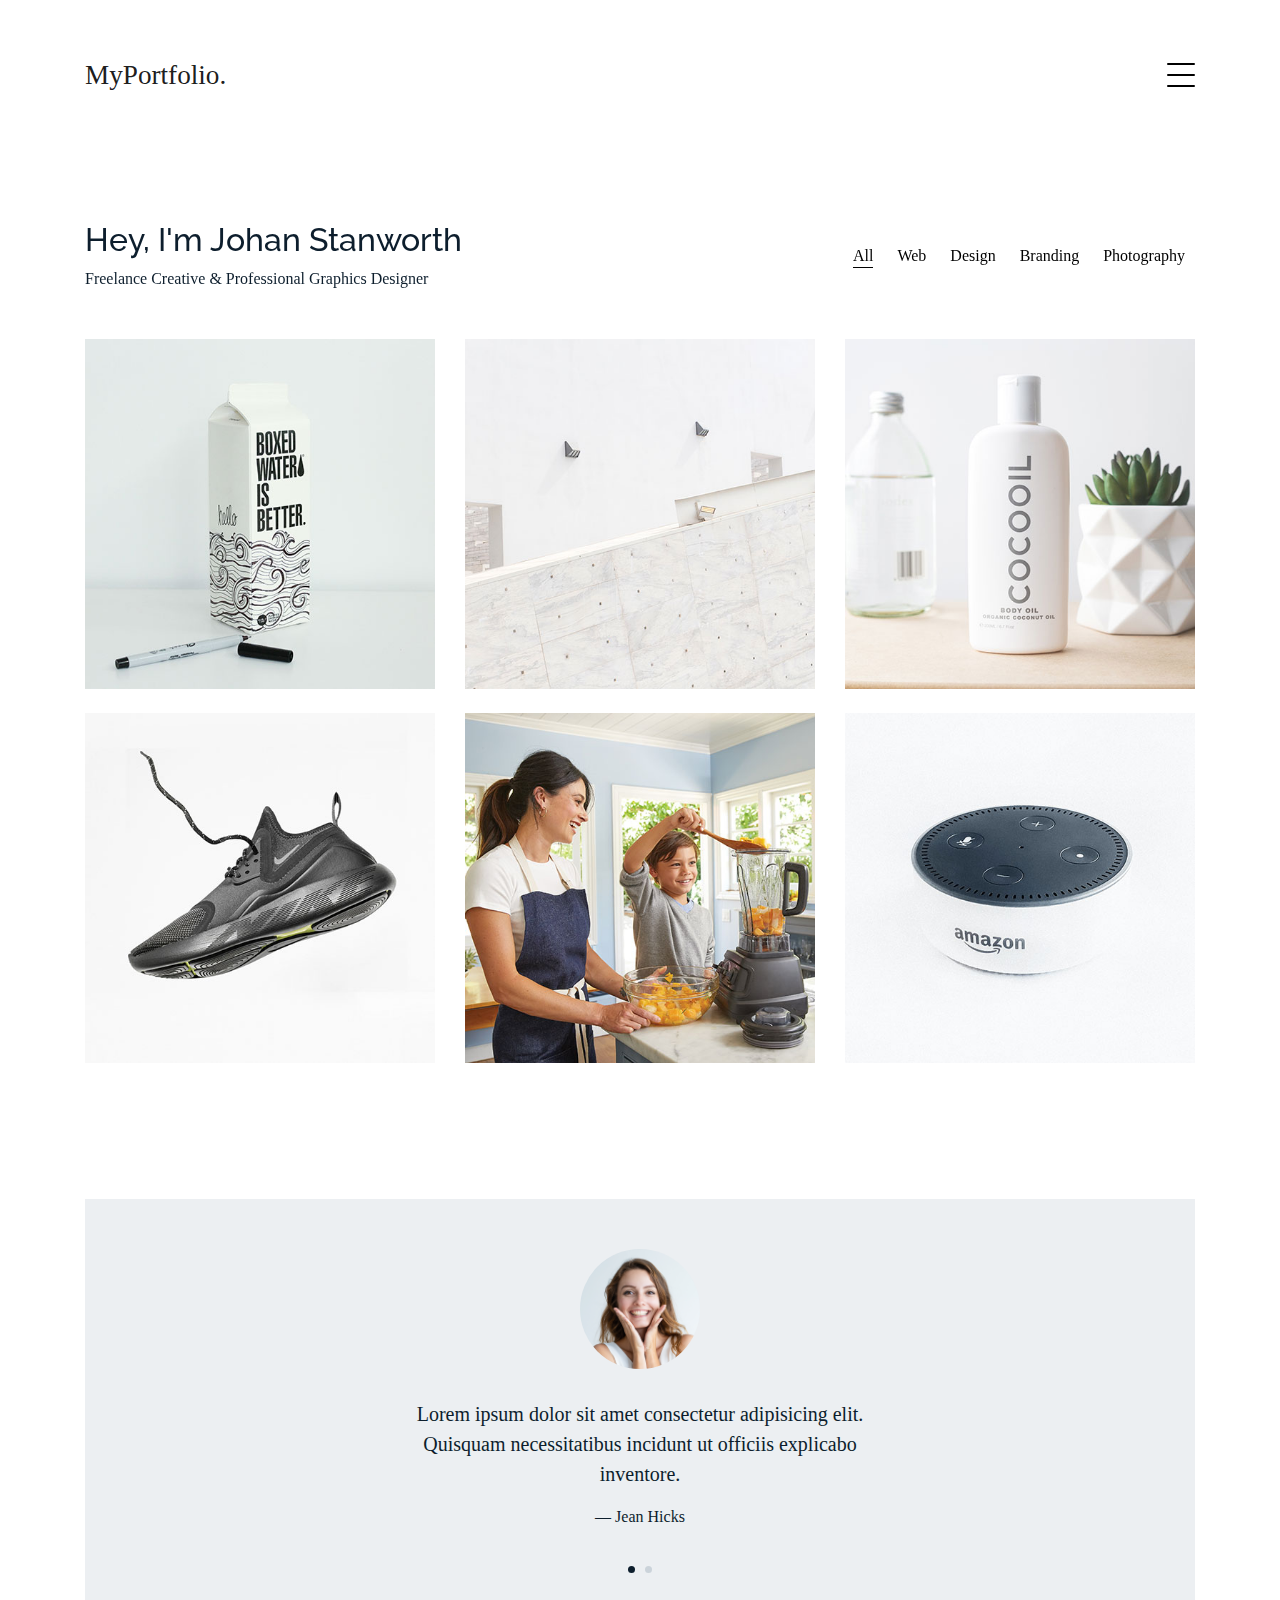
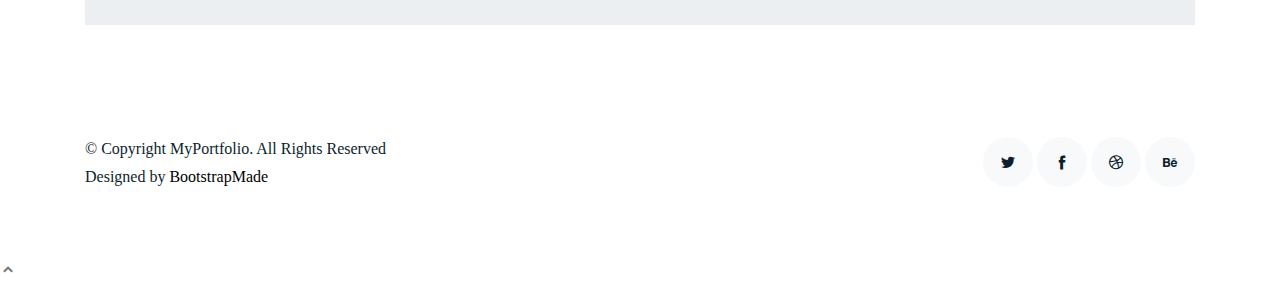
<file: works.html>
<!DOCTYPE html>
<html lang="en">

<head>
  <meta charset="utf-8">
  <meta content="width=device-width, initial-scale=1.0" name="viewport">

  <title>MyPortfolio Bootstrap Template - Works</title>
  <meta content="" name="descriptison">
  <meta content="" name="keywords">

  <!-- Favicons -->
  <link href="assets/img/favicon.png" rel="icon">
  <link href="assets/img/apple-touch-icon.png" rel="apple-touch-icon">

  <!-- Google Fonts -->
  <link href="https://fonts.googleapis.com/css?family=https://fonts.googleapis.com/css?family=Inconsolata:400,500,600,700|Raleway:400,400i,500,500i,600,600i,700,700i" rel="stylesheet">

  <!-- Vendor CSS Files -->
  <link href="assets/vendor/bootstrap/css/bootstrap.min.css" rel="stylesheet">
  <link href="assets/vendor/icofont/icofont.min.css" rel="stylesheet">
  <link href="assets/vendor/aos/aos.css" rel="stylesheet">
  <link href="assets/vendor/line-awesome/css/line-awesome.min.css" rel="stylesheet">
  <link href="assets/vendor/owl.carousel/assets/owl.carousel.min.css" rel="stylesheet">

  <!-- Template Main CSS File -->
  <link href="assets/css/style.css" rel="stylesheet">

  <!-- =======================================================
  * Template Name: MyPortfolio - v2.1.0
  * Template URL: https://bootstrapmade.com/myportfolio-bootstrap-portfolio-website-template/
  * Author: BootstrapMade.com
  * License: https://bootstrapmade.com/license/
  ======================================================== -->
</head>

<body>

  <!-- ======= Navbar ======= -->
  <div class="collapse navbar-collapse custom-navmenu" id="main-navbar">
    <div class="container py-2 py-md-5">
      <div class="row align-items-start">
        <div class="col-md-2">
          <ul class="custom-menu">
            <li><a href="index.html">Home</a></li>
            <li><a href="about.html">About Me</a></li>
            <li><a href="services.html">Services</a></li>
            <li class="active"><a href="works.html">Works</a></li>
            <li><a href="contact.html">Contact</a></li>
          </ul>
        </div>
        <div class="col-md-6 d-none d-md-block  mr-auto">
          <div class="tweet d-flex">
            <span class="icofont-twitter text-white mt-2 mr-3"></span>
            <div>
              <p><em>Lorem ipsum dolor sit amet consectetur adipisicing elit. Quisquam necessitatibus incidunt ut officiis explicabo inventore. <br> <a href="#">t.co/v82jsk</a></em></p>
            </div>
          </div>
        </div>
        <div class="col-md-4 d-none d-md-block">
          <h3>Hire Me</h3>
          <p>Lorem ipsum dolor sit amet consectetur adipisicing elit. Quisquam necessitatibus incidunt ut officiisexplicabo inventore. <br> <a href="#">myemail@gmail.com</a></p>
        </div>
      </div>

    </div>
  </div>

  <nav class="navbar navbar-light custom-navbar">
    <div class="container">
      <a class="navbar-brand" href="index.html">MyPortfolio.</a>

      <a href="#" class="burger" data-toggle="collapse" data-target="#main-navbar">
        <span></span>
      </a>

    </div>
  </nav>

  <main id="main">

    <!-- ======= Works Section ======= -->
    <section class="section site-portfolio">
      <div class="container">
        <div class="row mb-5 align-items-center">
          <div class="col-md-12 col-lg-6 mb-4 mb-lg-0" data-aos="fade-up">
            <h2>Hey, I'm Johan Stanworth</h2>
            <p class="mb-0">Freelance Creative &amp; Professional Graphics Designer</p>
          </div>
          <div class="col-md-12 col-lg-6 text-left text-lg-right" data-aos="fade-up" data-aos-delay="100">
            <div id="filters" class="filters">
              <a href="#" data-filter="*" class="active">All</a>
              <a href="#" data-filter=".web">Web</a>
              <a href="#" data-filter=".design">Design</a>
              <a href="#" data-filter=".branding">Branding</a>
              <a href="#" data-filter=".photography">Photography</a>
            </div>
          </div>
        </div>
        <div id="portfolio-grid" class="row no-gutter" data-aos="fade-up" data-aos-delay="200">
          <div class="item web col-sm-6 col-md-4 col-lg-4 mb-4">
            <a href="work-single.html" class="item-wrap fancybox">
              <div class="work-info">
                <h3>Boxed Water</h3>
                <span>Web</span>
              </div>
              <img class="img-fluid" src="assets/img/img_1.jpg">
            </a>
          </div>
          <div class="item photography col-sm-6 col-md-4 col-lg-4 mb-4">
            <a href="work-single.html" class="item-wrap fancybox">
              <div class="work-info">
                <h3>Build Indoo</h3>
                <span>Photography</span>
              </div>
              <img class="img-fluid" src="assets/img/img_2.jpg">
            </a>
          </div>
          <div class="item branding col-sm-6 col-md-4 col-lg-4 mb-4">
            <a href="work-single.html" class="item-wrap fancybox">
              <div class="work-info">
                <h3>Cocooil</h3>
                <span>Branding</span>
              </div>
              <img class="img-fluid" src="assets/img/img_3.jpg">
            </a>
          </div>
          <div class="item design col-sm-6 col-md-4 col-lg-4 mb-4">
            <a href="work-single.html" class="item-wrap fancybox">
              <div class="work-info">
                <h3>Nike Shoe</h3>
                <span>Design</span>
              </div>
              <img class="img-fluid" src="assets/img/img_4.jpg">
            </a>
          </div>
          <div class="item photography col-sm-6 col-md-4 col-lg-4 mb-4">
            <a href="work-single.html" class="item-wrap fancybox">
              <div class="work-info">
                <h3>Kitchen Sink</h3>
                <span>Photography</span>
              </div>
              <img class="img-fluid" src="assets/img/img_5.jpg">
            </a>
          </div>
          <div class="item branding col-sm-6 col-md-4 col-lg-4 mb-4">
            <a href="work-single.html" class="item-wrap fancybox">
              <div class="work-info">
                <h3>Amazon</h3>
                <span>brandingn</span>
              </div>
              <img class="img-fluid" src="assets/img/img_6.jpg">
            </a>
          </div>
        </div>
      </div>
    </section><!-- End  Works Section -->

    <!-- ======= Testimonials Section ======= -->
    <section class="section pt-0">
      <div class="container">

        <div class="owl-carousel testimonial-carousel">

          <div class="testimonial-wrap">
            <div class="testimonial">
              <img src="assets/img/person_1.jpg" alt="Image" class="img-fluid">
              <blockquote>
                <p>Lorem ipsum dolor sit amet consectetur adipisicing elit. Quisquam necessitatibus incidunt ut officiis
                  explicabo inventore.</p>
              </blockquote>
              <p>&mdash; Jean Hicks</p>
            </div>
          </div>

          <div class="testimonial-wrap">
            <div class="testimonial">
              <img src="assets/img/person_2.jpg" alt="Image" class="img-fluid">
              <blockquote>
                <p>Lorem ipsum dolor sit amet consectetur adipisicing elit. Quisquam necessitatibus incidunt ut officiis
                  explicabo inventore.</p>
              </blockquote>
              <p>&mdash; Chris Stanworth</p>
            </div>
          </div>

        </div>

      </div>
    </section><!-- End Testimonials Section -->

  </main><!-- End #main -->

  <!-- ======= Footer ======= -->
  <footer class="footer" role="contentinfo">
    <div class="container">
      <div class="row">
        <div class="col-sm-6">
          <p class="mb-1">&copy; Copyright MyPortfolio. All Rights Reserved</p>
          <div class="credits">
            <!--
            All the links in the footer should remain intact.
            You can delete the links only if you purchased the pro version.
            Licensing information: https://bootstrapmade.com/license/
            Purchase the pro version with working PHP/AJAX contact form: https://bootstrapmade.com/buy/?theme=MyPortfolio
          -->
            Designed by <a href="https://bootstrapmade.com/">BootstrapMade</a>
          </div>
        </div>
        <div class="col-sm-6 social text-md-right">
          <a href="#"><span class="icofont-twitter"></span></a>
          <a href="#"><span class="icofont-facebook"></span></a>
          <a href="#"><span class="icofont-dribbble"></span></a>
          <a href="#"><span class="icofont-behance"></span></a>
        </div>
      </div>
    </div>
  </footer>

  <a href="#" class="back-to-top"><i class="icofont-simple-up"></i></a>

  <!-- Vendor JS Files -->
  <script src="assets/vendor/jquery/jquery.min.js"></script>
  <script src="assets/vendor/bootstrap/js/bootstrap.bundle.min.js"></script>
  <script src="assets/vendor/jquery.easing/jquery.easing.min.js"></script>
  <script src="assets/vendor/php-email-form/validate.js"></script>
  <script src="assets/vendor/aos/aos.js"></script>
  <script src="assets/vendor/isotope-layout/isotope.pkgd.min.js"></script>
  <script src="assets/vendor/owl.carousel/owl.carousel.min.js"></script>

  <!-- Template Main JS File -->
  <script src="assets/js/main.js"></script>

</body>

</html>
</file>
<file: areaChart.css>
body {
    margin: auto;
    padding: block;    
}


.line {
    fill:none;
    stroke: lightgrey;
    stroke-width: 2px;
}

.area{
fill: orange;
opacity: 0.3;
}

.points {
    fill: lightgrey;
   
    }

  

/* g .tick text {
font-size:13px;

}

g .tick line {   
    stroke: none;
   }

g .tick path {   
    color: lightgray;
    stroke: none;
   }

g .tick text{
    fill:  lightgray; */


.axisColor line{   
    stroke: none;
}

.axisColor path{
    stroke: none;
   }
.axisColor text{
    fill:lightgrey;
    font-size:13px;
   }


div.tooltip {
position: absolute;
text-align:center;
color: rgb(88, 88, 88);
width: 10px;
height: 10px;
padding: 5px;
font: 24px Helvetica, sans-serif;
background:none;
border:0px;
border-radius: 8px;
pointer-events: none;

}
</file>
<file: assets/vendor/line-awesome/css/line-awesome.min.css>
.la,.lab,.lad,.lal,.lar,.las{-moz-osx-font-smoothing:grayscale;-webkit-font-smoothing:antialiased;display:inline-block;font-style:normal;font-variant:normal;text-rendering:auto;line-height:1}.la-lg{font-size:1.33333em;line-height:.75em;vertical-align:-.0667em}.la-xs{font-size:.75em}.la-sm{font-size:.875em}.la-1x{font-size:1em}.la-2x{font-size:2em}.la-3x{font-size:3em}.la-4x{font-size:4em}.la-5x{font-size:5em}.la-6x{font-size:6em}.la-7x{font-size:7em}.la-8x{font-size:8em}.la-9x{font-size:9em}.la-10x{font-size:10em}.la-fw{text-align:center;width:1.25em}.la-ul{list-style-type:none;margin-left:2.5em;padding-left:0}.la-ul>li{position:relative}.la-li{left:-2em;position:absolute;text-align:center;width:2em;line-height:inherit}.la-border{border:solid .08em #eee;border-radius:.1em;padding:.2em .25em .15em}.la-pull-left{float:left}.la-pull-right{float:right}.la.la-pull-left,.lab.la-pull-left,.lal.la-pull-left,.lar.la-pull-left,.las.la-pull-left{margin-right:.3em}.la.la-pull-right,.lab.la-pull-right,.lal.la-pull-right,.lar.la-pull-right,.las.la-pull-right{margin-left:.3em}.la-spin{-webkit-animation:la-spin 2s infinite linear;animation:la-spin 2s infinite linear}.la-pulse{-webkit-animation:la-spin 1s infinite steps(8);animation:la-spin 1s infinite steps(8)}@-webkit-keyframes la-spin{0%{-webkit-transform:rotate(0);transform:rotate(0)}100%{-webkit-transform:rotate(360deg);transform:rotate(360deg)}}@keyframes la-spin{0%{-webkit-transform:rotate(0);transform:rotate(0)}100%{-webkit-transform:rotate(360deg);transform:rotate(360deg)}}.la-rotate-90{-webkit-transform:rotate(90deg);transform:rotate(90deg)}.la-rotate-180{-webkit-transform:rotate(180deg);transform:rotate(180deg)}.la-rotate-270{-webkit-transform:rotate(270deg);transform:rotate(270deg)}.la-flip-horizontal{-webkit-transform:scale(-1,1);transform:scale(-1,1)}.la-flip-vertical{-webkit-transform:scale(1,-1);transform:scale(1,-1)}.la-flip-both,.la-flip-horizontal.la-flip-vertical{-webkit-transform:scale(-1,-1);transform:scale(-1,-1)}:root .la-flip-both,:root .la-flip-horizontal,:root .la-flip-vertical,:root .la-rotate-180,:root .la-rotate-270,:root .la-rotate-90{-webkit-filter:none;filter:none}.la-stack{display:inline-block;height:2em;line-height:2em;position:relative;vertical-align:middle;width:2.5em}.la-stack-1x,.la-stack-2x{left:0;position:absolute;text-align:center;width:100%}.la-stack-1x{line-height:inherit}.la-stack-2x{font-size:2em}.la-inverse{color:#fff}.la-500px:before{content:"\f26e"}.la-accessible-icon:before{content:"\f368"}.la-accusoft:before{content:"\f369"}.la-acquisitions-incorporated:before{content:"\f6af"}.la-ad:before{content:"\f641"}.la-address-book:before{content:"\f2b9"}.la-address-card:before{content:"\f2bb"}.la-adjust:before{content:"\f042"}.la-adn:before{content:"\f170"}.la-adobe:before{content:"\f778"}.la-adversal:before{content:"\f36a"}.la-affiliatetheme:before{content:"\f36b"}.la-air-freshener:before{content:"\f5d0"}.la-airbnb:before{content:"\f834"}.la-algolia:before{content:"\f36c"}.la-align-center:before{content:"\f037"}.la-align-justify:before{content:"\f039"}.la-align-left:before{content:"\f036"}.la-align-right:before{content:"\f038"}.la-alipay:before{content:"\f642"}.la-allergies:before{content:"\f461"}.la-amazon:before{content:"\f270"}.la-amazon-pay:before{content:"\f42c"}.la-ambulance:before{content:"\f0f9"}.la-american-sign-language-interpreting:before{content:"\f2a3"}.la-amilia:before{content:"\f36d"}.la-anchor:before{content:"\f13d"}.la-android:before{content:"\f17b"}.la-angellist:before{content:"\f209"}.la-angle-double-down:before{content:"\f103"}.la-angle-double-left:before{content:"\f100"}.la-angle-double-right:before{content:"\f101"}.la-angle-double-up:before{content:"\f102"}.la-angle-down:before{content:"\f107"}.la-angle-left:before{content:"\f104"}.la-angle-right:before{content:"\f105"}.la-angle-up:before{content:"\f106"}.la-angry:before{content:"\f556"}.la-angrycreative:before{content:"\f36e"}.la-angular:before{content:"\f420"}.la-ankh:before{content:"\f644"}.la-app-store:before{content:"\f36f"}.la-app-store-ios:before{content:"\f370"}.la-apper:before{content:"\f371"}.la-apple:before{content:"\f179"}.la-apple-alt:before{content:"\f5d1"}.la-apple-pay:before{content:"\f415"}.la-archive:before{content:"\f187"}.la-archway:before{content:"\f557"}.la-arrow-alt-circle-down:before{content:"\f358"}.la-arrow-alt-circle-left:before{content:"\f359"}.la-arrow-alt-circle-right:before{content:"\f35a"}.la-arrow-alt-circle-up:before{content:"\f35b"}.la-arrow-circle-down:before{content:"\f0ab"}.la-arrow-circle-left:before{content:"\f0a8"}.la-arrow-circle-right:before{content:"\f0a9"}.la-arrow-circle-up:before{content:"\f0aa"}.la-arrow-down:before{content:"\f063"}.la-arrow-left:before{content:"\f060"}.la-arrow-right:before{content:"\f061"}.la-arrow-up:before{content:"\f062"}.la-arrows-alt:before{content:"\f0b2"}.la-arrows-alt-h:before{content:"\f337"}.la-arrows-alt-v:before{content:"\f338"}.la-artstation:before{content:"\f77a"}.la-assistive-listening-systems:before{content:"\f2a2"}.la-asterisk:before{content:"\f069"}.la-asymmetrik:before{content:"\f372"}.la-at:before{content:"\f1fa"}.la-atlas:before{content:"\f558"}.la-atlassian:before{content:"\f77b"}.la-atom:before{content:"\f5d2"}.la-audible:before{content:"\f373"}.la-audio-description:before{content:"\f29e"}.la-autoprefixer:before{content:"\f41c"}.la-avianex:before{content:"\f374"}.la-aviato:before{content:"\f421"}.la-award:before{content:"\f559"}.la-aws:before{content:"\f375"}.la-baby:before{content:"\f77c"}.la-baby-carriage:before{content:"\f77d"}.la-backspace:before{content:"\f55a"}.la-backward:before{content:"\f04a"}.la-bacon:before{content:"\f7e5"}.la-balance-scale:before{content:"\f24e"}.la-balance-scale-left:before{content:"\f515"}.la-balance-scale-right:before{content:"\f516"}.la-ban:before{content:"\f05e"}.la-band-aid:before{content:"\f462"}.la-bandcamp:before{content:"\f2d5"}.la-barcode:before{content:"\f02a"}.la-bars:before{content:"\f0c9"}.la-baseball-ball:before{content:"\f433"}.la-basketball-ball:before{content:"\f434"}.la-bath:before{content:"\f2cd"}.la-battery-empty:before{content:"\f244"}.la-battery-full:before{content:"\f240"}.la-battery-half:before{content:"\f242"}.la-battery-quarter:before{content:"\f243"}.la-battery-three-quarters:before{content:"\f241"}.la-battle-net:before{content:"\f835"}.la-bed:before{content:"\f236"}.la-beer:before{content:"\f0fc"}.la-behance:before{content:"\f1b4"}.la-behance-square:before{content:"\f1b5"}.la-bell:before{content:"\f0f3"}.la-bell-slash:before{content:"\f1f6"}.la-bezier-curve:before{content:"\f55b"}.la-bible:before{content:"\f647"}.la-bicycle:before{content:"\f206"}.la-biking:before{content:"\f84a"}.la-bimobject:before{content:"\f378"}.la-binoculars:before{content:"\f1e5"}.la-biohazard:before{content:"\f780"}.la-birthday-cake:before{content:"\f1fd"}.la-bitbucket:before{content:"\f171"}.la-bitcoin:before{content:"\f379"}.la-bity:before{content:"\f37a"}.la-black-tie:before{content:"\f27e"}.la-blackberry:before{content:"\f37b"}.la-blender:before{content:"\f517"}.la-blender-phone:before{content:"\f6b6"}.la-blind:before{content:"\f29d"}.la-blog:before{content:"\f781"}.la-blogger:before{content:"\f37c"}.la-blogger-b:before{content:"\f37d"}.la-bluetooth:before{content:"\f293"}.la-bluetooth-b:before{content:"\f294"}.la-bold:before{content:"\f032"}.la-bolt:before{content:"\f0e7"}.la-bomb:before{content:"\f1e2"}.la-bone:before{content:"\f5d7"}.la-bong:before{content:"\f55c"}.la-book:before{content:"\f02d"}.la-book-dead:before{content:"\f6b7"}.la-book-medical:before{content:"\f7e6"}.la-book-open:before{content:"\f518"}.la-book-reader:before{content:"\f5da"}.la-bookmark:before{content:"\f02e"}.la-bootstrap:before{content:"\f836"}.la-border-all:before{content:"\f84c"}.la-border-none:before{content:"\f850"}.la-border-style:before{content:"\f853"}.la-bowling-ball:before{content:"\f436"}.la-box:before{content:"\f466"}.la-box-open:before{content:"\f49e"}.la-boxes:before{content:"\f468"}.la-braille:before{content:"\f2a1"}.la-brain:before{content:"\f5dc"}.la-bread-slice:before{content:"\f7ec"}.la-briefcase:before{content:"\f0b1"}.la-briefcase-medical:before{content:"\f469"}.la-broadcast-tower:before{content:"\f519"}.la-broom:before{content:"\f51a"}.la-brush:before{content:"\f55d"}.la-btc:before{content:"\f15a"}.la-buffer:before{content:"\f837"}.la-bug:before{content:"\f188"}.la-building:before{content:"\f1ad"}.la-bullhorn:before{content:"\f0a1"}.la-bullseye:before{content:"\f140"}.la-burn:before{content:"\f46a"}.la-buromobelexperte:before{content:"\f37f"}.la-bus:before{content:"\f207"}.la-bus-alt:before{content:"\f55e"}.la-business-time:before{content:"\f64a"}.la-buy-n-large:before{content:"\f8a6"}.la-buysellads:before{content:"\f20d"}.la-calculator:before{content:"\f1ec"}.la-calendar:before{content:"\f133"}.la-calendar-alt:before{content:"\f073"}.la-calendar-check:before{content:"\f274"}.la-calendar-day:before{content:"\f783"}.la-calendar-minus:before{content:"\f272"}.la-calendar-plus:before{content:"\f271"}.la-calendar-times:before{content:"\f273"}.la-calendar-week:before{content:"\f784"}.la-camera:before{content:"\f030"}.la-camera-retro:before{content:"\f083"}.la-campground:before{content:"\f6bb"}.la-canadian-maple-leaf:before{content:"\f785"}.la-candy-cane:before{content:"\f786"}.la-cannabis:before{content:"\f55f"}.la-capsules:before{content:"\f46b"}.la-car:before{content:"\f1b9"}.la-car-alt:before{content:"\f5de"}.la-car-battery:before{content:"\f5df"}.la-car-crash:before{content:"\f5e1"}.la-car-side:before{content:"\f5e4"}.la-caret-down:before{content:"\f0d7"}.la-caret-left:before{content:"\f0d9"}.la-caret-right:before{content:"\f0da"}.la-caret-square-down:before{content:"\f150"}.la-caret-square-left:before{content:"\f191"}.la-caret-square-right:before{content:"\f152"}.la-caret-square-up:before{content:"\f151"}.la-caret-up:before{content:"\f0d8"}.la-carrot:before{content:"\f787"}.la-cart-arrow-down:before{content:"\f218"}.la-cart-plus:before{content:"\f217"}.la-cash-register:before{content:"\f788"}.la-cat:before{content:"\f6be"}.la-cc-amazon-pay:before{content:"\f42d"}.la-cc-amex:before{content:"\f1f3"}.la-cc-apple-pay:before{content:"\f416"}.la-cc-diners-club:before{content:"\f24c"}.la-cc-discover:before{content:"\f1f2"}.la-cc-jcb:before{content:"\f24b"}.la-cc-mastercard:before{content:"\f1f1"}.la-cc-paypal:before{content:"\f1f4"}.la-cc-stripe:before{content:"\f1f5"}.la-cc-visa:before{content:"\f1f0"}.la-centercode:before{content:"\f380"}.la-centos:before{content:"\f789"}.la-certificate:before{content:"\f0a3"}.la-chair:before{content:"\f6c0"}.la-chalkboard:before{content:"\f51b"}.la-chalkboard-teacher:before{content:"\f51c"}.la-charging-station:before{content:"\f5e7"}.la-chart-area:before{content:"\f1fe"}.la-chart-bar:before{content:"\f080"}.la-chart-line:before{content:"\f201"}.la-chart-pie:before{content:"\f200"}.la-check:before{content:"\f00c"}.la-check-circle:before{content:"\f058"}.la-check-double:before{content:"\f560"}.la-check-square:before{content:"\f14a"}.la-cheese:before{content:"\f7ef"}.la-chess:before{content:"\f439"}.la-chess-bishop:before{content:"\f43a"}.la-chess-board:before{content:"\f43c"}.la-chess-king:before{content:"\f43f"}.la-chess-knight:before{content:"\f441"}.la-chess-pawn:before{content:"\f443"}.la-chess-queen:before{content:"\f445"}.la-chess-rook:before{content:"\f447"}.la-chevron-circle-down:before{content:"\f13a"}.la-chevron-circle-left:before{content:"\f137"}.la-chevron-circle-right:before{content:"\f138"}.la-chevron-circle-up:before{content:"\f139"}.la-chevron-down:before{content:"\f078"}.la-chevron-left:before{content:"\f053"}.la-chevron-right:before{content:"\f054"}.la-chevron-up:before{content:"\f077"}.la-child:before{content:"\f1ae"}.la-chrome:before{content:"\f268"}.la-chromecast:before{content:"\f838"}.la-church:before{content:"\f51d"}.la-circle:before{content:"\f111"}.la-circle-notch:before{content:"\f1ce"}.la-city:before{content:"\f64f"}.la-clinic-medical:before{content:"\f7f2"}.la-clipboard:before{content:"\f328"}.la-clipboard-check:before{content:"\f46c"}.la-clipboard-list:before{content:"\f46d"}.la-clock:before{content:"\f017"}.la-clone:before{content:"\f24d"}.la-closed-captioning:before{content:"\f20a"}.la-cloud:before{content:"\f0c2"}.la-cloud-download-alt:before{content:"\f381"}.la-cloud-meatball:before{content:"\f73b"}.la-cloud-moon:before{content:"\f6c3"}.la-cloud-moon-rain:before{content:"\f73c"}.la-cloud-rain:before{content:"\f73d"}.la-cloud-showers-heavy:before{content:"\f740"}.la-cloud-sun:before{content:"\f6c4"}.la-cloud-sun-rain:before{content:"\f743"}.la-cloud-upload-alt:before{content:"\f382"}.la-cloudscale:before{content:"\f383"}.la-cloudsmith:before{content:"\f384"}.la-cloudversify:before{content:"\f385"}.la-cocktail:before{content:"\f561"}.la-code:before{content:"\f121"}.la-code-branch:before{content:"\f126"}.la-codepen:before{content:"\f1cb"}.la-codiepie:before{content:"\f284"}.la-coffee:before{content:"\f0f4"}.la-cog:before{content:"\f013"}.la-cogs:before{content:"\f085"}.la-coins:before{content:"\f51e"}.la-columns:before{content:"\f0db"}.la-comment:before{content:"\f075"}.la-comment-alt:before{content:"\f27a"}.la-comment-dollar:before{content:"\f651"}.la-comment-dots:before{content:"\f4ad"}.la-comment-medical:before{content:"\f7f5"}.la-comment-slash:before{content:"\f4b3"}.la-comments:before{content:"\f086"}.la-comments-dollar:before{content:"\f653"}.la-compact-disc:before{content:"\f51f"}.la-compass:before{content:"\f14e"}.la-compress:before{content:"\f066"}.la-compress-arrows-alt:before{content:"\f78c"}.la-concierge-bell:before{content:"\f562"}.la-confluence:before{content:"\f78d"}.la-connectdevelop:before{content:"\f20e"}.la-contao:before{content:"\f26d"}.la-cookie:before{content:"\f563"}.la-cookie-bite:before{content:"\f564"}.la-copy:before{content:"\f0c5"}.la-copyright:before{content:"\f1f9"}.la-cotton-bureau:before{content:"\f89e"}.la-couch:before{content:"\f4b8"}.la-cpanel:before{content:"\f388"}.la-creative-commons:before{content:"\f25e"}.la-creative-commons-by:before{content:"\f4e7"}.la-creative-commons-nc:before{content:"\f4e8"}.la-creative-commons-nc-eu:before{content:"\f4e9"}.la-creative-commons-nc-jp:before{content:"\f4ea"}.la-creative-commons-nd:before{content:"\f4eb"}.la-creative-commons-pd:before{content:"\f4ec"}.la-creative-commons-pd-alt:before{content:"\f4ed"}.la-creative-commons-remix:before{content:"\f4ee"}.la-creative-commons-sa:before{content:"\f4ef"}.la-creative-commons-sampling:before{content:"\f4f0"}.la-creative-commons-sampling-plus:before{content:"\f4f1"}.la-creative-commons-share:before{content:"\f4f2"}.la-creative-commons-zero:before{content:"\f4f3"}.la-credit-card:before{content:"\f09d"}.la-critical-role:before{content:"\f6c9"}.la-crop:before{content:"\f125"}.la-crop-alt:before{content:"\f565"}.la-cross:before{content:"\f654"}.la-crosshairs:before{content:"\f05b"}.la-crow:before{content:"\f520"}.la-crown:before{content:"\f521"}.la-crutch:before{content:"\f7f7"}.la-css3:before{content:"\f13c"}.la-css3-alt:before{content:"\f38b"}.la-cube:before{content:"\f1b2"}.la-cubes:before{content:"\f1b3"}.la-cut:before{content:"\f0c4"}.la-cuttlefish:before{content:"\f38c"}.la-d-and-d:before{content:"\f38d"}.la-d-and-d-beyond:before{content:"\f6ca"}.la-dashcube:before{content:"\f210"}.la-database:before{content:"\f1c0"}.la-deaf:before{content:"\f2a4"}.la-delicious:before{content:"\f1a5"}.la-democrat:before{content:"\f747"}.la-deploydog:before{content:"\f38e"}.la-deskpro:before{content:"\f38f"}.la-desktop:before{content:"\f108"}.la-dev:before{content:"\f6cc"}.la-deviantart:before{content:"\f1bd"}.la-dharmachakra:before{content:"\f655"}.la-dhl:before{content:"\f790"}.la-diagnoses:before{content:"\f470"}.la-diaspora:before{content:"\f791"}.la-dice:before{content:"\f522"}.la-dice-d20:before{content:"\f6cf"}.la-dice-d6:before{content:"\f6d1"}.la-dice-five:before{content:"\f523"}.la-dice-four:before{content:"\f524"}.la-dice-one:before{content:"\f525"}.la-dice-six:before{content:"\f526"}.la-dice-three:before{content:"\f527"}.la-dice-two:before{content:"\f528"}.la-digg:before{content:"\f1a6"}.la-digital-ocean:before{content:"\f391"}.la-digital-tachograph:before{content:"\f566"}.la-directions:before{content:"\f5eb"}.la-discord:before{content:"\f392"}.la-discourse:before{content:"\f393"}.la-divide:before{content:"\f529"}.la-dizzy:before{content:"\f567"}.la-dna:before{content:"\f471"}.la-dochub:before{content:"\f394"}.la-docker:before{content:"\f395"}.la-dog:before{content:"\f6d3"}.la-dollar-sign:before{content:"\f155"}.la-dolly:before{content:"\f472"}.la-dolly-flatbed:before{content:"\f474"}.la-donate:before{content:"\f4b9"}.la-door-closed:before{content:"\f52a"}.la-door-open:before{content:"\f52b"}.la-dot-circle:before{content:"\f192"}.la-dove:before{content:"\f4ba"}.la-download:before{content:"\f019"}.la-draft2digital:before{content:"\f396"}.la-drafting-compass:before{content:"\f568"}.la-dragon:before{content:"\f6d5"}.la-draw-polygon:before{content:"\f5ee"}.la-dribbble:before{content:"\f17d"}.la-dribbble-square:before{content:"\f397"}.la-dropbox:before{content:"\f16b"}.la-drum:before{content:"\f569"}.la-drum-steelpan:before{content:"\f56a"}.la-drumstick-bite:before{content:"\f6d7"}.la-drupal:before{content:"\f1a9"}.la-dumbbell:before{content:"\f44b"}.la-dumpster:before{content:"\f793"}.la-dumpster-fire:before{content:"\f794"}.la-dungeon:before{content:"\f6d9"}.la-dyalog:before{content:"\f399"}.la-earlybirds:before{content:"\f39a"}.la-ebay:before{content:"\f4f4"}.la-edge:before{content:"\f282"}.la-edit:before{content:"\f044"}.la-egg:before{content:"\f7fb"}.la-eject:before{content:"\f052"}.la-elementor:before{content:"\f430"}.la-ellipsis-h:before{content:"\f141"}.la-ellipsis-v:before{content:"\f142"}.la-ello:before{content:"\f5f1"}.la-ember:before{content:"\f423"}.la-empire:before{content:"\f1d1"}.la-envelope:before{content:"\f0e0"}.la-envelope-open:before{content:"\f2b6"}.la-envelope-open-text:before{content:"\f658"}.la-envelope-square:before{content:"\f199"}.la-envira:before{content:"\f299"}.la-equals:before{content:"\f52c"}.la-eraser:before{content:"\f12d"}.la-erlang:before{content:"\f39d"}.la-ethereum:before{content:"\f42e"}.la-ethernet:before{content:"\f796"}.la-etsy:before{content:"\f2d7"}.la-euro-sign:before{content:"\f153"}.la-evernote:before{content:"\f839"}.la-exchange-alt:before{content:"\f362"}.la-exclamation:before{content:"\f12a"}.la-exclamation-circle:before{content:"\f06a"}.la-exclamation-triangle:before{content:"\f071"}.la-expand:before{content:"\f065"}.la-expand-arrows-alt:before{content:"\f31e"}.la-expeditedssl:before{content:"\f23e"}.la-external-link-alt:before{content:"\f35d"}.la-external-link-square-alt:before{content:"\f360"}.la-eye:before{content:"\f06e"}.la-eye-dropper:before{content:"\f1fb"}.la-eye-slash:before{content:"\f070"}.la-facebook:before{content:"\f09a"}.la-facebook-f:before{content:"\f39e"}.la-facebook-messenger:before{content:"\f39f"}.la-facebook-square:before{content:"\f082"}.la-fan:before{content:"\f863"}.la-fantasy-flight-games:before{content:"\f6dc"}.la-fast-backward:before{content:"\f049"}.la-fast-forward:before{content:"\f050"}.la-fax:before{content:"\f1ac"}.la-feather:before{content:"\f52d"}.la-feather-alt:before{content:"\f56b"}.la-fedex:before{content:"\f797"}.la-fedora:before{content:"\f798"}.la-female:before{content:"\f182"}.la-fighter-jet:before{content:"\f0fb"}.la-figma:before{content:"\f799"}.la-file:before{content:"\f15b"}.la-file-alt:before{content:"\f15c"}.la-file-archive:before{content:"\f1c6"}.la-file-audio:before{content:"\f1c7"}.la-file-code:before{content:"\f1c9"}.la-file-contract:before{content:"\f56c"}.la-file-csv:before{content:"\f6dd"}.la-file-download:before{content:"\f56d"}.la-file-excel:before{content:"\f1c3"}.la-file-export:before{content:"\f56e"}.la-file-image:before{content:"\f1c5"}.la-file-import:before{content:"\f56f"}.la-file-invoice:before{content:"\f570"}.la-file-invoice-dollar:before{content:"\f571"}.la-file-medical:before{content:"\f477"}.la-file-medical-alt:before{content:"\f478"}.la-file-pdf:before{content:"\f1c1"}.la-file-powerpoint:before{content:"\f1c4"}.la-file-prescription:before{content:"\f572"}.la-file-signature:before{content:"\f573"}.la-file-upload:before{content:"\f574"}.la-file-video:before{content:"\f1c8"}.la-file-word:before{content:"\f1c2"}.la-fill:before{content:"\f575"}.la-fill-drip:before{content:"\f576"}.la-film:before{content:"\f008"}.la-filter:before{content:"\f0b0"}.la-fingerprint:before{content:"\f577"}.la-fire:before{content:"\f06d"}.la-fire-alt:before{content:"\f7e4"}.la-fire-extinguisher:before{content:"\f134"}.la-firefox:before{content:"\f269"}.la-first-aid:before{content:"\f479"}.la-first-order:before{content:"\f2b0"}.la-first-order-alt:before{content:"\f50a"}.la-firstdraft:before{content:"\f3a1"}.la-fish:before{content:"\f578"}.la-fist-raised:before{content:"\f6de"}.la-flag:before{content:"\f024"}.la-flag-checkered:before{content:"\f11e"}.la-flag-usa:before{content:"\f74d"}.la-flask:before{content:"\f0c3"}.la-flickr:before{content:"\f16e"}.la-flipboard:before{content:"\f44d"}.la-flushed:before{content:"\f579"}.la-fly:before{content:"\f417"}.la-folder:before{content:"\f07b"}.la-folder-minus:before{content:"\f65d"}.la-folder-open:before{content:"\f07c"}.la-folder-plus:before{content:"\f65e"}.la-font:before{content:"\f031"}.la-font-awesome:before{content:"\f2b4"}.la-font-awesome-alt:before{content:"\f35c"}.la-font-awesome-flag:before{content:"\f425"}.la-font-awesome-logo-full:before{content:"\f4e6"}.la-fonticons:before{content:"\f280"}.la-fonticons-fi:before{content:"\f3a2"}.la-football-ball:before{content:"\f44e"}.la-fort-awesome:before{content:"\f286"}.la-fort-awesome-alt:before{content:"\f3a3"}.la-forumbee:before{content:"\f211"}.la-forward:before{content:"\f04e"}.la-foursquare:before{content:"\f180"}.la-free-code-camp:before{content:"\f2c5"}.la-freebsd:before{content:"\f3a4"}.la-frog:before{content:"\f52e"}.la-frown:before{content:"\f119"}.la-frown-open:before{content:"\f57a"}.la-fulcrum:before{content:"\f50b"}.la-funnel-dollar:before{content:"\f662"}.la-futbol:before{content:"\f1e3"}.la-galactic-republic:before{content:"\f50c"}.la-galactic-senate:before{content:"\f50d"}.la-gamepad:before{content:"\f11b"}.la-gas-pump:before{content:"\f52f"}.la-gavel:before{content:"\f0e3"}.la-gem:before{content:"\f3a5"}.la-genderless:before{content:"\f22d"}.la-get-pocket:before{content:"\f265"}.la-gg:before{content:"\f260"}.la-gg-circle:before{content:"\f261"}.la-ghost:before{content:"\f6e2"}.la-gift:before{content:"\f06b"}.la-gifts:before{content:"\f79c"}.la-git:before{content:"\f1d3"}.la-git-alt:before{content:"\f841"}.la-git-square:before{content:"\f1d2"}.la-github:before{content:"\f09b"}.la-github-alt:before{content:"\f113"}.la-github-square:before{content:"\f092"}.la-gitkraken:before{content:"\f3a6"}.la-gitlab:before{content:"\f296"}.la-gitter:before{content:"\f426"}.la-glass-cheers:before{content:"\f79f"}.la-glass-martini:before{content:"\f000"}.la-glass-martini-alt:before{content:"\f57b"}.la-glass-whiskey:before{content:"\f7a0"}.la-glasses:before{content:"\f530"}.la-glide:before{content:"\f2a5"}.la-glide-g:before{content:"\f2a6"}.la-globe:before{content:"\f0ac"}.la-globe-africa:before{content:"\f57c"}.la-globe-americas:before{content:"\f57d"}.la-globe-asia:before{content:"\f57e"}.la-globe-europe:before{content:"\f7a2"}.la-gofore:before{content:"\f3a7"}.la-golf-ball:before{content:"\f450"}.la-goodreads:before{content:"\f3a8"}.la-goodreads-g:before{content:"\f3a9"}.la-google:before{content:"\f1a0"}.la-google-drive:before{content:"\f3aa"}.la-google-play:before{content:"\f3ab"}.la-google-plus:before{content:"\f2b3"}.la-google-plus-g:before{content:"\f0d5"}.la-google-plus-square:before{content:"\f0d4"}.la-google-wallet:before{content:"\f1ee"}.la-gopuram:before{content:"\f664"}.la-graduation-cap:before{content:"\f19d"}.la-gratipay:before{content:"\f184"}.la-grav:before{content:"\f2d6"}.la-greater-than:before{content:"\f531"}.la-greater-than-equal:before{content:"\f532"}.la-grimace:before{content:"\f57f"}.la-grin:before{content:"\f580"}.la-grin-alt:before{content:"\f581"}.la-grin-beam:before{content:"\f582"}.la-grin-beam-sweat:before{content:"\f583"}.la-grin-hearts:before{content:"\f584"}.la-grin-squint:before{content:"\f585"}.la-grin-squint-tears:before{content:"\f586"}.la-grin-stars:before{content:"\f587"}.la-grin-tears:before{content:"\f588"}.la-grin-tongue:before{content:"\f589"}.la-grin-tongue-squint:before{content:"\f58a"}.la-grin-tongue-wink:before{content:"\f58b"}.la-grin-wink:before{content:"\f58c"}.la-grip-horizontal:before{content:"\f58d"}.la-grip-lines:before{content:"\f7a4"}.la-grip-lines-vertical:before{content:"\f7a5"}.la-grip-vertical:before{content:"\f58e"}.la-gripfire:before{content:"\f3ac"}.la-grunt:before{content:"\f3ad"}.la-guitar:before{content:"\f7a6"}.la-gulp:before{content:"\f3ae"}.la-h-square:before{content:"\f0fd"}.la-hacker-news:before{content:"\f1d4"}.la-hacker-news-square:before{content:"\f3af"}.la-hackerrank:before{content:"\f5f7"}.la-hamburger:before{content:"\f805"}.la-hammer:before{content:"\f6e3"}.la-hamsa:before{content:"\f665"}.la-hand-holding:before{content:"\f4bd"}.la-hand-holding-heart:before{content:"\f4be"}.la-hand-holding-usd:before{content:"\f4c0"}.la-hand-lizard:before{content:"\f258"}.la-hand-middle-finger:before{content:"\f806"}.la-hand-paper:before{content:"\f256"}.la-hand-peace:before{content:"\f25b"}.la-hand-point-down:before{content:"\f0a7"}.la-hand-point-left:before{content:"\f0a5"}.la-hand-point-right:before{content:"\f0a4"}.la-hand-point-up:before{content:"\f0a6"}.la-hand-pointer:before{content:"\f25a"}.la-hand-rock:before{content:"\f255"}.la-hand-scissors:before{content:"\f257"}.la-hand-spock:before{content:"\f259"}.la-hands:before{content:"\f4c2"}.la-hands-helping:before{content:"\f4c4"}.la-handshake:before{content:"\f2b5"}.la-hanukiah:before{content:"\f6e6"}.la-hard-hat:before{content:"\f807"}.la-hashtag:before{content:"\f292"}.la-hat-cowboy:before{content:"\f8c0"}.la-hat-cowboy-side:before{content:"\f8c1"}.la-hat-wizard:before{content:"\f6e8"}.la-haykal:before{content:"\f666"}.la-hdd:before{content:"\f0a0"}.la-heading:before{content:"\f1dc"}.la-headphones:before{content:"\f025"}.la-headphones-alt:before{content:"\f58f"}.la-headset:before{content:"\f590"}.la-heart:before{content:"\f004"}.la-heart-broken:before{content:"\f7a9"}.la-heartbeat:before{content:"\f21e"}.la-helicopter:before{content:"\f533"}.la-highlighter:before{content:"\f591"}.la-hiking:before{content:"\f6ec"}.la-hippo:before{content:"\f6ed"}.la-hips:before{content:"\f452"}.la-hire-a-helper:before{content:"\f3b0"}.la-history:before{content:"\f1da"}.la-hockey-puck:before{content:"\f453"}.la-holly-berry:before{content:"\f7aa"}.la-home:before{content:"\f015"}.la-hooli:before{content:"\f427"}.la-hornbill:before{content:"\f592"}.la-horse:before{content:"\f6f0"}.la-horse-head:before{content:"\f7ab"}.la-hospital:before{content:"\f0f8"}.la-hospital-alt:before{content:"\f47d"}.la-hospital-symbol:before{content:"\f47e"}.la-hot-tub:before{content:"\f593"}.la-hotdog:before{content:"\f80f"}.la-hotel:before{content:"\f594"}.la-hotjar:before{content:"\f3b1"}.la-hourglass:before{content:"\f254"}.la-hourglass-end:before{content:"\f253"}.la-hourglass-half:before{content:"\f252"}.la-hourglass-start:before{content:"\f251"}.la-house-damage:before{content:"\f6f1"}.la-houzz:before{content:"\f27c"}.la-hryvnia:before{content:"\f6f2"}.la-html5:before{content:"\f13b"}.la-hubspot:before{content:"\f3b2"}.la-i-cursor:before{content:"\f246"}.la-ice-cream:before{content:"\f810"}.la-icicles:before{content:"\f7ad"}.la-icons:before{content:"\f86d"}.la-id-badge:before{content:"\f2c1"}.la-id-card:before{content:"\f2c2"}.la-id-card-alt:before{content:"\f47f"}.la-igloo:before{content:"\f7ae"}.la-image:before{content:"\f03e"}.la-images:before{content:"\f302"}.la-imdb:before{content:"\f2d8"}.la-inbox:before{content:"\f01c"}.la-indent:before{content:"\f03c"}.la-industry:before{content:"\f275"}.la-infinity:before{content:"\f534"}.la-info:before{content:"\f129"}.la-info-circle:before{content:"\f05a"}.la-instagram:before{content:"\f16d"}.la-intercom:before{content:"\f7af"}.la-internet-explorer:before{content:"\f26b"}.la-invision:before{content:"\f7b0"}.la-ioxhost:before{content:"\f208"}.la-italic:before{content:"\f033"}.la-itch-io:before{content:"\f83a"}.la-itunes:before{content:"\f3b4"}.la-itunes-note:before{content:"\f3b5"}.la-java:before{content:"\f4e4"}.la-jedi:before{content:"\f669"}.la-jedi-order:before{content:"\f50e"}.la-jenkins:before{content:"\f3b6"}.la-jira:before{content:"\f7b1"}.la-joget:before{content:"\f3b7"}.la-joint:before{content:"\f595"}.la-joomla:before{content:"\f1aa"}.la-journal-whills:before{content:"\f66a"}.la-js:before{content:"\f3b8"}.la-js-square:before{content:"\f3b9"}.la-jsfiddle:before{content:"\f1cc"}.la-kaaba:before{content:"\f66b"}.la-kaggle:before{content:"\f5fa"}.la-key:before{content:"\f084"}.la-keybase:before{content:"\f4f5"}.la-keyboard:before{content:"\f11c"}.la-keycdn:before{content:"\f3ba"}.la-khanda:before{content:"\f66d"}.la-kickstarter:before{content:"\f3bb"}.la-kickstarter-k:before{content:"\f3bc"}.la-kiss:before{content:"\f596"}.la-kiss-beam:before{content:"\f597"}.la-kiss-wink-heart:before{content:"\f598"}.la-kiwi-bird:before{content:"\f535"}.la-korvue:before{content:"\f42f"}.la-landmark:before{content:"\f66f"}.la-language:before{content:"\f1ab"}.la-laptop:before{content:"\f109"}.la-laptop-code:before{content:"\f5fc"}.la-laptop-medical:before{content:"\f812"}.la-laravel:before{content:"\f3bd"}.la-lastfm:before{content:"\f202"}.la-lastfm-square:before{content:"\f203"}.la-laugh:before{content:"\f599"}.la-laugh-beam:before{content:"\f59a"}.la-laugh-squint:before{content:"\f59b"}.la-laugh-wink:before{content:"\f59c"}.la-layer-group:before{content:"\f5fd"}.la-leaf:before{content:"\f06c"}.la-leanpub:before{content:"\f212"}.la-lemon:before{content:"\f094"}.la-less:before{content:"\f41d"}.la-less-than:before{content:"\f536"}.la-less-than-equal:before{content:"\f537"}.la-level-down-alt:before{content:"\f3be"}.la-level-up-alt:before{content:"\f3bf"}.la-life-ring:before{content:"\f1cd"}.la-lightbulb:before{content:"\f0eb"}.la-line:before{content:"\f3c0"}.la-link:before{content:"\f0c1"}.la-linkedin:before{content:"\f08c"}.la-linkedin-in:before{content:"\f0e1"}.la-linode:before{content:"\f2b8"}.la-linux:before{content:"\f17c"}.la-lira-sign:before{content:"\f195"}.la-list:before{content:"\f03a"}.la-list-alt:before{content:"\f022"}.la-list-ol:before{content:"\f0cb"}.la-list-ul:before{content:"\f0ca"}.la-location-arrow:before{content:"\f124"}.la-lock:before{content:"\f023"}.la-lock-open:before{content:"\f3c1"}.la-long-arrow-alt-down:before{content:"\f309"}.la-long-arrow-alt-left:before{content:"\f30a"}.la-long-arrow-alt-right:before{content:"\f30b"}.la-long-arrow-alt-up:before{content:"\f30c"}.la-low-vision:before{content:"\f2a8"}.la-luggage-cart:before{content:"\f59d"}.la-lyft:before{content:"\f3c3"}.la-magento:before{content:"\f3c4"}.la-magic:before{content:"\f0d0"}.la-magnet:before{content:"\f076"}.la-mail-bulk:before{content:"\f674"}.la-mailchimp:before{content:"\f59e"}.la-male:before{content:"\f183"}.la-mandalorian:before{content:"\f50f"}.la-map:before{content:"\f279"}.la-map-marked:before{content:"\f59f"}.la-map-marked-alt:before{content:"\f5a0"}.la-map-marker:before{content:"\f041"}.la-map-marker-alt:before{content:"\f3c5"}.la-map-pin:before{content:"\f276"}.la-map-signs:before{content:"\f277"}.la-markdown:before{content:"\f60f"}.la-marker:before{content:"\f5a1"}.la-mars:before{content:"\f222"}.la-mars-double:before{content:"\f227"}.la-mars-stroke:before{content:"\f229"}.la-mars-stroke-h:before{content:"\f22b"}.la-mars-stroke-v:before{content:"\f22a"}.la-mask:before{content:"\f6fa"}.la-mastodon:before{content:"\f4f6"}.la-maxcdn:before{content:"\f136"}.la-mdb:before{content:"\f8ca"}.la-medal:before{content:"\f5a2"}.la-medapps:before{content:"\f3c6"}.la-medium:before{content:"\f23a"}.la-medium-m:before{content:"\f3c7"}.la-medkit:before{content:"\f0fa"}.la-medrt:before{content:"\f3c8"}.la-meetup:before{content:"\f2e0"}.la-megaport:before{content:"\f5a3"}.la-meh:before{content:"\f11a"}.la-meh-blank:before{content:"\f5a4"}.la-meh-rolling-eyes:before{content:"\f5a5"}.la-memory:before{content:"\f538"}.la-mendeley:before{content:"\f7b3"}.la-menorah:before{content:"\f676"}.la-mercury:before{content:"\f223"}.la-meteor:before{content:"\f753"}.la-microchip:before{content:"\f2db"}.la-microphone:before{content:"\f130"}.la-microphone-alt:before{content:"\f3c9"}.la-microphone-alt-slash:before{content:"\f539"}.la-microphone-slash:before{content:"\f131"}.la-microscope:before{content:"\f610"}.la-microsoft:before{content:"\f3ca"}.la-minus:before{content:"\f068"}.la-minus-circle:before{content:"\f056"}.la-minus-square:before{content:"\f146"}.la-mitten:before{content:"\f7b5"}.la-mix:before{content:"\f3cb"}.la-mixcloud:before{content:"\f289"}.la-mizuni:before{content:"\f3cc"}.la-mobile:before{content:"\f10b"}.la-mobile-alt:before{content:"\f3cd"}.la-modx:before{content:"\f285"}.la-monero:before{content:"\f3d0"}.la-money-bill:before{content:"\f0d6"}.la-money-bill-alt:before{content:"\f3d1"}.la-money-bill-wave:before{content:"\f53a"}.la-money-bill-wave-alt:before{content:"\f53b"}.la-money-check:before{content:"\f53c"}.la-money-check-alt:before{content:"\f53d"}.la-monument:before{content:"\f5a6"}.la-moon:before{content:"\f186"}.la-mortar-pestle:before{content:"\f5a7"}.la-mosque:before{content:"\f678"}.la-motorcycle:before{content:"\f21c"}.la-mountain:before{content:"\f6fc"}.la-mouse:before{content:"\f8cc"}.la-mouse-pointer:before{content:"\f245"}.la-mug-hot:before{content:"\f7b6"}.la-music:before{content:"\f001"}.la-napster:before{content:"\f3d2"}.la-neos:before{content:"\f612"}.la-network-wired:before{content:"\f6ff"}.la-neuter:before{content:"\f22c"}.la-newspaper:before{content:"\f1ea"}.la-nimblr:before{content:"\f5a8"}.la-node:before{content:"\f419"}.la-node-js:before{content:"\f3d3"}.la-not-equal:before{content:"\f53e"}.la-notes-medical:before{content:"\f481"}.la-npm:before{content:"\f3d4"}.la-ns8:before{content:"\f3d5"}.la-nutritionix:before{content:"\f3d6"}.la-object-group:before{content:"\f247"}.la-object-ungroup:before{content:"\f248"}.la-odnoklassniki:before{content:"\f263"}.la-odnoklassniki-square:before{content:"\f264"}.la-oil-can:before{content:"\f613"}.la-old-republic:before{content:"\f510"}.la-om:before{content:"\f679"}.la-opencart:before{content:"\f23d"}.la-openid:before{content:"\f19b"}.la-opera:before{content:"\f26a"}.la-optin-monster:before{content:"\f23c"}.la-orcid:before{content:"\f8d2"}.la-osi:before{content:"\f41a"}.la-otter:before{content:"\f700"}.la-outdent:before{content:"\f03b"}.la-page4:before{content:"\f3d7"}.la-pagelines:before{content:"\f18c"}.la-pager:before{content:"\f815"}.la-paint-brush:before{content:"\f1fc"}.la-paint-roller:before{content:"\f5aa"}.la-palette:before{content:"\f53f"}.la-palfed:before{content:"\f3d8"}.la-pallet:before{content:"\f482"}.la-paper-plane:before{content:"\f1d8"}.la-paperclip:before{content:"\f0c6"}.la-parachute-box:before{content:"\f4cd"}.la-paragraph:before{content:"\f1dd"}.la-parking:before{content:"\f540"}.la-passport:before{content:"\f5ab"}.la-pastafarianism:before{content:"\f67b"}.la-paste:before{content:"\f0ea"}.la-patreon:before{content:"\f3d9"}.la-pause:before{content:"\f04c"}.la-pause-circle:before{content:"\f28b"}.la-paw:before{content:"\f1b0"}.la-paypal:before{content:"\f1ed"}.la-peace:before{content:"\f67c"}.la-pen:before{content:"\f304"}.la-pen-alt:before{content:"\f305"}.la-pen-fancy:before{content:"\f5ac"}.la-pen-nib:before{content:"\f5ad"}.la-pen-square:before{content:"\f14b"}.la-pencil-alt:before{content:"\f303"}.la-pencil-ruler:before{content:"\f5ae"}.la-penny-arcade:before{content:"\f704"}.la-people-carry:before{content:"\f4ce"}.la-pepper-hot:before{content:"\f816"}.la-percent:before{content:"\f295"}.la-percentage:before{content:"\f541"}.la-periscope:before{content:"\f3da"}.la-person-booth:before{content:"\f756"}.la-phabricator:before{content:"\f3db"}.la-phoenix-framework:before{content:"\f3dc"}.la-phoenix-squadron:before{content:"\f511"}.la-phone:before{content:"\f095"}.la-phone-alt:before{content:"\f879"}.la-phone-slash:before{content:"\f3dd"}.la-phone-square:before{content:"\f098"}.la-phone-square-alt:before{content:"\f87b"}.la-phone-volume:before{content:"\f2a0"}.la-photo-video:before{content:"\f87c"}.la-php:before{content:"\f457"}.la-pied-piper:before{content:"\f2ae"}.la-pied-piper-alt:before{content:"\f1a8"}.la-pied-piper-hat:before{content:"\f4e5"}.la-pied-piper-pp:before{content:"\f1a7"}.la-piggy-bank:before{content:"\f4d3"}.la-pills:before{content:"\f484"}.la-pinterest:before{content:"\f0d2"}.la-pinterest-p:before{content:"\f231"}.la-pinterest-square:before{content:"\f0d3"}.la-pizza-slice:before{content:"\f818"}.la-place-of-worship:before{content:"\f67f"}.la-plane:before{content:"\f072"}.la-plane-arrival:before{content:"\f5af"}.la-plane-departure:before{content:"\f5b0"}.la-play:before{content:"\f04b"}.la-play-circle:before{content:"\f144"}.la-playstation:before{content:"\f3df"}.la-plug:before{content:"\f1e6"}.la-plus:before{content:"\f067"}.la-plus-circle:before{content:"\f055"}.la-plus-square:before{content:"\f0fe"}.la-podcast:before{content:"\f2ce"}.la-poll:before{content:"\f681"}.la-poll-h:before{content:"\f682"}.la-poo:before{content:"\f2fe"}.la-poo-storm:before{content:"\f75a"}.la-poop:before{content:"\f619"}.la-portrait:before{content:"\f3e0"}.la-pound-sign:before{content:"\f154"}.la-power-off:before{content:"\f011"}.la-pray:before{content:"\f683"}.la-praying-hands:before{content:"\f684"}.la-prescription:before{content:"\f5b1"}.la-prescription-bottle:before{content:"\f485"}.la-prescription-bottle-alt:before{content:"\f486"}.la-print:before{content:"\f02f"}.la-procedures:before{content:"\f487"}.la-product-hunt:before{content:"\f288"}.la-project-diagram:before{content:"\f542"}.la-pushed:before{content:"\f3e1"}.la-puzzle-piece:before{content:"\f12e"}.la-python:before{content:"\f3e2"}.la-qq:before{content:"\f1d6"}.la-qrcode:before{content:"\f029"}.la-question:before{content:"\f128"}.la-question-circle:before{content:"\f059"}.la-quidditch:before{content:"\f458"}.la-quinscape:before{content:"\f459"}.la-quora:before{content:"\f2c4"}.la-quote-left:before{content:"\f10d"}.la-quote-right:before{content:"\f10e"}.la-quran:before{content:"\f687"}.la-r-project:before{content:"\f4f7"}.la-radiation:before{content:"\f7b9"}.la-radiation-alt:before{content:"\f7ba"}.la-rainbow:before{content:"\f75b"}.la-random:before{content:"\f074"}.la-raspberry-pi:before{content:"\f7bb"}.la-ravelry:before{content:"\f2d9"}.la-react:before{content:"\f41b"}.la-reacteurope:before{content:"\f75d"}.la-readme:before{content:"\f4d5"}.la-rebel:before{content:"\f1d0"}.la-receipt:before{content:"\f543"}.la-record-vinyl:before{content:"\f8d9"}.la-recycle:before{content:"\f1b8"}.la-red-river:before{content:"\f3e3"}.la-reddit:before{content:"\f1a1"}.la-reddit-alien:before{content:"\f281"}.la-reddit-square:before{content:"\f1a2"}.la-redhat:before{content:"\f7bc"}.la-redo:before{content:"\f01e"}.la-redo-alt:before{content:"\f2f9"}.la-registered:before{content:"\f25d"}.la-remove-format:before{content:"\f87d"}.la-renren:before{content:"\f18b"}.la-reply:before{content:"\f3e5"}.la-reply-all:before{content:"\f122"}.la-replyd:before{content:"\f3e6"}.la-republican:before{content:"\f75e"}.la-researchgate:before{content:"\f4f8"}.la-resolving:before{content:"\f3e7"}.la-restroom:before{content:"\f7bd"}.la-retweet:before{content:"\f079"}.la-rev:before{content:"\f5b2"}.la-ribbon:before{content:"\f4d6"}.la-ring:before{content:"\f70b"}.la-road:before{content:"\f018"}.la-robot:before{content:"\f544"}.la-rocket:before{content:"\f135"}.la-rocketchat:before{content:"\f3e8"}.la-rockrms:before{content:"\f3e9"}.la-route:before{content:"\f4d7"}.la-rss:before{content:"\f09e"}.la-rss-square:before{content:"\f143"}.la-ruble-sign:before{content:"\f158"}.la-ruler:before{content:"\f545"}.la-ruler-combined:before{content:"\f546"}.la-ruler-horizontal:before{content:"\f547"}.la-ruler-vertical:before{content:"\f548"}.la-running:before{content:"\f70c"}.la-rupee-sign:before{content:"\f156"}.la-sad-cry:before{content:"\f5b3"}.la-sad-tear:before{content:"\f5b4"}.la-safari:before{content:"\f267"}.la-salesforce:before{content:"\f83b"}.la-sass:before{content:"\f41e"}.la-satellite:before{content:"\f7bf"}.la-satellite-dish:before{content:"\f7c0"}.la-save:before{content:"\f0c7"}.la-schlix:before{content:"\f3ea"}.la-school:before{content:"\f549"}.la-screwdriver:before{content:"\f54a"}.la-scribd:before{content:"\f28a"}.la-scroll:before{content:"\f70e"}.la-sd-card:before{content:"\f7c2"}.la-search:before{content:"\f002"}.la-search-dollar:before{content:"\f688"}.la-search-location:before{content:"\f689"}.la-search-minus:before{content:"\f010"}.la-search-plus:before{content:"\f00e"}.la-searchengin:before{content:"\f3eb"}.la-seedling:before{content:"\f4d8"}.la-sellcast:before{content:"\f2da"}.la-sellsy:before{content:"\f213"}.la-server:before{content:"\f233"}.la-servicestack:before{content:"\f3ec"}.la-shapes:before{content:"\f61f"}.la-share:before{content:"\f064"}.la-share-alt:before{content:"\f1e0"}.la-share-alt-square:before{content:"\f1e1"}.la-share-square:before{content:"\f14d"}.la-shekel-sign:before{content:"\f20b"}.la-shield-alt:before{content:"\f3ed"}.la-ship:before{content:"\f21a"}.la-shipping-fast:before{content:"\f48b"}.la-shirtsinbulk:before{content:"\f214"}.la-shoe-prints:before{content:"\f54b"}.la-shopping-bag:before{content:"\f290"}.la-shopping-basket:before{content:"\f291"}.la-shopping-cart:before{content:"\f07a"}.la-shopware:before{content:"\f5b5"}.la-shower:before{content:"\f2cc"}.la-shuttle-van:before{content:"\f5b6"}.la-sign:before{content:"\f4d9"}.la-sign-in-alt:before{content:"\f2f6"}.la-sign-language:before{content:"\f2a7"}.la-sign-out-alt:before{content:"\f2f5"}.la-signal:before{content:"\f012"}.la-signature:before{content:"\f5b7"}.la-sim-card:before{content:"\f7c4"}.la-simplybuilt:before{content:"\f215"}.la-sistrix:before{content:"\f3ee"}.la-sitemap:before{content:"\f0e8"}.la-sith:before{content:"\f512"}.la-skating:before{content:"\f7c5"}.la-sketch:before{content:"\f7c6"}.la-skiing:before{content:"\f7c9"}.la-skiing-nordic:before{content:"\f7ca"}.la-skull:before{content:"\f54c"}.la-skull-crossbones:before{content:"\f714"}.la-skyatlas:before{content:"\f216"}.la-skype:before{content:"\f17e"}.la-slack:before{content:"\f198"}.la-slack-hash:before{content:"\f3ef"}.la-slash:before{content:"\f715"}.la-sleigh:before{content:"\f7cc"}.la-sliders-h:before{content:"\f1de"}.la-slideshare:before{content:"\f1e7"}.la-smile:before{content:"\f118"}.la-smile-beam:before{content:"\f5b8"}.la-smile-wink:before{content:"\f4da"}.la-smog:before{content:"\f75f"}.la-smoking:before{content:"\f48d"}.la-smoking-ban:before{content:"\f54d"}.la-sms:before{content:"\f7cd"}.la-snapchat:before{content:"\f2ab"}.la-snapchat-ghost:before{content:"\f2ac"}.la-snapchat-square:before{content:"\f2ad"}.la-snowboarding:before{content:"\f7ce"}.la-snowflake:before{content:"\f2dc"}.la-snowman:before{content:"\f7d0"}.la-snowplow:before{content:"\f7d2"}.la-socks:before{content:"\f696"}.la-solar-panel:before{content:"\f5ba"}.la-sort:before{content:"\f0dc"}.la-sort-alpha-down:before{content:"\f15d"}.la-sort-alpha-down-alt:before{content:"\f881"}.la-sort-alpha-up:before{content:"\f15e"}.la-sort-alpha-up-alt:before{content:"\f882"}.la-sort-amount-down:before{content:"\f160"}.la-sort-amount-down-alt:before{content:"\f884"}.la-sort-amount-up:before{content:"\f161"}.la-sort-amount-up-alt:before{content:"\f885"}.la-sort-down:before{content:"\f0dd"}.la-sort-numeric-down:before{content:"\f162"}.la-sort-numeric-down-alt:before{content:"\f886"}.la-sort-numeric-up:before{content:"\f163"}.la-sort-numeric-up-alt:before{content:"\f887"}.la-sort-up:before{content:"\f0de"}.la-soundcloud:before{content:"\f1be"}.la-sourcetree:before{content:"\f7d3"}.la-spa:before{content:"\f5bb"}.la-space-shuttle:before{content:"\f197"}.la-speakap:before{content:"\f3f3"}.la-speaker-deck:before{content:"\f83c"}.la-spell-check:before{content:"\f891"}.la-spider:before{content:"\f717"}.la-spinner:before{content:"\f110"}.la-splotch:before{content:"\f5bc"}.la-spotify:before{content:"\f1bc"}.la-spray-can:before{content:"\f5bd"}.la-square:before{content:"\f0c8"}.la-square-full:before{content:"\f45c"}.la-square-root-alt:before{content:"\f698"}.la-squarespace:before{content:"\f5be"}.la-stack-exchange:before{content:"\f18d"}.la-stack-overflow:before{content:"\f16c"}.la-stackpath:before{content:"\f842"}.la-stamp:before{content:"\f5bf"}.la-star:before{content:"\f005"}.la-star-and-crescent:before{content:"\f699"}.la-star-half:before{content:"\f089"}.la-star-half-alt:before{content:"\f5c0"}.la-star-of-david:before{content:"\f69a"}.la-star-of-life:before{content:"\f621"}.la-staylinked:before{content:"\f3f5"}.la-steam:before{content:"\f1b6"}.la-steam-square:before{content:"\f1b7"}.la-steam-symbol:before{content:"\f3f6"}.la-step-backward:before{content:"\f048"}.la-step-forward:before{content:"\f051"}.la-stethoscope:before{content:"\f0f1"}.la-sticker-mule:before{content:"\f3f7"}.la-sticky-note:before{content:"\f249"}.la-stop:before{content:"\f04d"}.la-stop-circle:before{content:"\f28d"}.la-stopwatch:before{content:"\f2f2"}.la-store:before{content:"\f54e"}.la-store-alt:before{content:"\f54f"}.la-strava:before{content:"\f428"}.la-stream:before{content:"\f550"}.la-street-view:before{content:"\f21d"}.la-strikethrough:before{content:"\f0cc"}.la-stripe:before{content:"\f429"}.la-stripe-s:before{content:"\f42a"}.la-stroopwafel:before{content:"\f551"}.la-studiovinari:before{content:"\f3f8"}.la-stumbleupon:before{content:"\f1a4"}.la-stumbleupon-circle:before{content:"\f1a3"}.la-subscript:before{content:"\f12c"}.la-subway:before{content:"\f239"}.la-suitcase:before{content:"\f0f2"}.la-suitcase-rolling:before{content:"\f5c1"}.la-sun:before{content:"\f185"}.la-superpowers:before{content:"\f2dd"}.la-superscript:before{content:"\f12b"}.la-supple:before{content:"\f3f9"}.la-surprise:before{content:"\f5c2"}.la-suse:before{content:"\f7d6"}.la-swatchbook:before{content:"\f5c3"}.la-swift:before{content:"\f8e1"}.la-swimmer:before{content:"\f5c4"}.la-swimming-pool:before{content:"\f5c5"}.la-symfony:before{content:"\f83d"}.la-synagogue:before{content:"\f69b"}.la-sync:before{content:"\f021"}.la-sync-alt:before{content:"\f2f1"}.la-syringe:before{content:"\f48e"}.la-table:before{content:"\f0ce"}.la-table-tennis:before{content:"\f45d"}.la-tablet:before{content:"\f10a"}.la-tablet-alt:before{content:"\f3fa"}.la-tablets:before{content:"\f490"}.la-tachometer-alt:before{content:"\f3fd"}.la-tag:before{content:"\f02b"}.la-tags:before{content:"\f02c"}.la-tape:before{content:"\f4db"}.la-tasks:before{content:"\f0ae"}.la-taxi:before{content:"\f1ba"}.la-teamspeak:before{content:"\f4f9"}.la-teeth:before{content:"\f62e"}.la-teeth-open:before{content:"\f62f"}.la-telegram:before{content:"\f2c6"}.la-telegram-plane:before{content:"\f3fe"}.la-temperature-high:before{content:"\f769"}.la-temperature-low:before{content:"\f76b"}.la-tencent-weibo:before{content:"\f1d5"}.la-tenge:before{content:"\f7d7"}.la-terminal:before{content:"\f120"}.la-text-height:before{content:"\f034"}.la-text-width:before{content:"\f035"}.la-th:before{content:"\f00a"}.la-th-large:before{content:"\f009"}.la-th-list:before{content:"\f00b"}.la-the-red-yeti:before{content:"\f69d"}.la-theater-masks:before{content:"\f630"}.la-themeco:before{content:"\f5c6"}.la-themeisle:before{content:"\f2b2"}.la-thermometer:before{content:"\f491"}.la-thermometer-empty:before{content:"\f2cb"}.la-thermometer-full:before{content:"\f2c7"}.la-thermometer-half:before{content:"\f2c9"}.la-thermometer-quarter:before{content:"\f2ca"}.la-thermometer-three-quarters:before{content:"\f2c8"}.la-think-peaks:before{content:"\f731"}.la-thumbs-down:before{content:"\f165"}.la-thumbs-up:before{content:"\f164"}.la-thumbtack:before{content:"\f08d"}.la-ticket-alt:before{content:"\f3ff"}.la-times:before{content:"\f00d"}.la-times-circle:before{content:"\f057"}.la-tint:before{content:"\f043"}.la-tint-slash:before{content:"\f5c7"}.la-tired:before{content:"\f5c8"}.la-toggle-off:before{content:"\f204"}.la-toggle-on:before{content:"\f205"}.la-toilet:before{content:"\f7d8"}.la-toilet-paper:before{content:"\f71e"}.la-toolbox:before{content:"\f552"}.la-tools:before{content:"\f7d9"}.la-tooth:before{content:"\f5c9"}.la-torah:before{content:"\f6a0"}.la-torii-gate:before{content:"\f6a1"}.la-tractor:before{content:"\f722"}.la-trade-federation:before{content:"\f513"}.la-trademark:before{content:"\f25c"}.la-traffic-light:before{content:"\f637"}.la-train:before{content:"\f238"}.la-tram:before{content:"\f7da"}.la-transgender:before{content:"\f224"}.la-transgender-alt:before{content:"\f225"}.la-trash:before{content:"\f1f8"}.la-trash-alt:before{content:"\f2ed"}.la-trash-restore:before{content:"\f829"}.la-trash-restore-alt:before{content:"\f82a"}.la-tree:before{content:"\f1bb"}.la-trello:before{content:"\f181"}.la-tripadvisor:before{content:"\f262"}.la-trophy:before{content:"\f091"}.la-truck:before{content:"\f0d1"}.la-truck-loading:before{content:"\f4de"}.la-truck-monster:before{content:"\f63b"}.la-truck-moving:before{content:"\f4df"}.la-truck-pickup:before{content:"\f63c"}.la-tshirt:before{content:"\f553"}.la-tty:before{content:"\f1e4"}.la-tumblr:before{content:"\f173"}.la-tumblr-square:before{content:"\f174"}.la-tv:before{content:"\f26c"}.la-twitch:before{content:"\f1e8"}.la-twitter:before{content:"\f099"}.la-twitter-square:before{content:"\f081"}.la-typo3:before{content:"\f42b"}.la-uber:before{content:"\f402"}.la-ubuntu:before{content:"\f7df"}.la-uikit:before{content:"\f403"}.la-umbraco:before{content:"\f8e8"}.la-umbrella:before{content:"\f0e9"}.la-umbrella-beach:before{content:"\f5ca"}.la-underline:before{content:"\f0cd"}.la-undo:before{content:"\f0e2"}.la-undo-alt:before{content:"\f2ea"}.la-uniregistry:before{content:"\f404"}.la-universal-access:before{content:"\f29a"}.la-university:before{content:"\f19c"}.la-unlink:before{content:"\f127"}.la-unlock:before{content:"\f09c"}.la-unlock-alt:before{content:"\f13e"}.la-untappd:before{content:"\f405"}.la-upload:before{content:"\f093"}.la-ups:before{content:"\f7e0"}.la-usb:before{content:"\f287"}.la-user:before{content:"\f007"}.la-user-alt:before{content:"\f406"}.la-user-alt-slash:before{content:"\f4fa"}.la-user-astronaut:before{content:"\f4fb"}.la-user-check:before{content:"\f4fc"}.la-user-circle:before{content:"\f2bd"}.la-user-clock:before{content:"\f4fd"}.la-user-cog:before{content:"\f4fe"}.la-user-edit:before{content:"\f4ff"}.la-user-friends:before{content:"\f500"}.la-user-graduate:before{content:"\f501"}.la-user-injured:before{content:"\f728"}.la-user-lock:before{content:"\f502"}.la-user-md:before{content:"\f0f0"}.la-user-minus:before{content:"\f503"}.la-user-ninja:before{content:"\f504"}.la-user-nurse:before{content:"\f82f"}.la-user-plus:before{content:"\f234"}.la-user-secret:before{content:"\f21b"}.la-user-shield:before{content:"\f505"}.la-user-slash:before{content:"\f506"}.la-user-tag:before{content:"\f507"}.la-user-tie:before{content:"\f508"}.la-user-times:before{content:"\f235"}.la-users:before{content:"\f0c0"}.la-users-cog:before{content:"\f509"}.la-usps:before{content:"\f7e1"}.la-ussunnah:before{content:"\f407"}.la-utensil-spoon:before{content:"\f2e5"}.la-utensils:before{content:"\f2e7"}.la-vaadin:before{content:"\f408"}.la-vector-square:before{content:"\f5cb"}.la-venus:before{content:"\f221"}.la-venus-double:before{content:"\f226"}.la-venus-mars:before{content:"\f228"}.la-viacoin:before{content:"\f237"}.la-viadeo:before{content:"\f2a9"}.la-viadeo-square:before{content:"\f2aa"}.la-vial:before{content:"\f492"}.la-vials:before{content:"\f493"}.la-viber:before{content:"\f409"}.la-video:before{content:"\f03d"}.la-video-slash:before{content:"\f4e2"}.la-vihara:before{content:"\f6a7"}.la-vimeo:before{content:"\f40a"}.la-vimeo-square:before{content:"\f194"}.la-vimeo-v:before{content:"\f27d"}.la-vine:before{content:"\f1ca"}.la-vk:before{content:"\f189"}.la-vnv:before{content:"\f40b"}.la-voicemail:before{content:"\f897"}.la-volleyball-ball:before{content:"\f45f"}.la-volume-down:before{content:"\f027"}.la-volume-mute:before{content:"\f6a9"}.la-volume-off:before{content:"\f026"}.la-volume-up:before{content:"\f028"}.la-vote-yea:before{content:"\f772"}.la-vr-cardboard:before{content:"\f729"}.la-vuejs:before{content:"\f41f"}.la-walking:before{content:"\f554"}.la-wallet:before{content:"\f555"}.la-warehouse:before{content:"\f494"}.la-water:before{content:"\f773"}.la-wave-square:before{content:"\f83e"}.la-waze:before{content:"\f83f"}.la-weebly:before{content:"\f5cc"}.la-weibo:before{content:"\f18a"}.la-weight:before{content:"\f496"}.la-weight-hanging:before{content:"\f5cd"}.la-weixin:before{content:"\f1d7"}.la-whatsapp:before{content:"\f232"}.la-whatsapp-square:before{content:"\f40c"}.la-wheelchair:before{content:"\f193"}.la-whmcs:before{content:"\f40d"}.la-wifi:before{content:"\f1eb"}.la-wikipedia-w:before{content:"\f266"}.la-wind:before{content:"\f72e"}.la-window-close:before{content:"\f410"}.la-window-maximize:before{content:"\f2d0"}.la-window-minimize:before{content:"\f2d1"}.la-window-restore:before{content:"\f2d2"}.la-windows:before{content:"\f17a"}.la-wine-bottle:before{content:"\f72f"}.la-wine-glass:before{content:"\f4e3"}.la-wine-glass-alt:before{content:"\f5ce"}.la-wix:before{content:"\f5cf"}.la-wizards-of-the-coast:before{content:"\f730"}.la-wolf-pack-battalion:before{content:"\f514"}.la-won-sign:before{content:"\f159"}.la-wordpress:before{content:"\f19a"}.la-wordpress-simple:before{content:"\f411"}.la-wpbeginner:before{content:"\f297"}.la-wpexplorer:before{content:"\f2de"}.la-wpforms:before{content:"\f298"}.la-wpressr:before{content:"\f3e4"}.la-wrench:before{content:"\f0ad"}.la-x-ray:before{content:"\f497"}.la-xbox:before{content:"\f412"}.la-xing:before{content:"\f168"}.la-xing-square:before{content:"\f169"}.la-y-combinator:before{content:"\f23b"}.la-yahoo:before{content:"\f19e"}.la-yammer:before{content:"\f840"}.la-yandex:before{content:"\f413"}.la-yandex-international:before{content:"\f414"}.la-yarn:before{content:"\f7e3"}.la-yelp:before{content:"\f1e9"}.la-yen-sign:before{content:"\f157"}.la-yin-yang:before{content:"\f6ad"}.la-yoast:before{content:"\f2b1"}.la-youtube:before{content:"\f167"}.la-youtube-square:before{content:"\f431"}.la-zhihu:before{content:"\f63f"}.sr-only{border:0;clip:rect(0,0,0,0);height:1px;margin:-1px;overflow:hidden;padding:0;position:absolute;width:1px}.sr-only-focusable:active,.sr-only-focusable:focus{clip:auto;height:auto;margin:0;overflow:visible;position:static;width:auto}@font-face{font-family:'Line Awesome Brands';font-style:normal;font-weight:400;font-display:auto;src:url(../fonts/la-brands-400.eot);src:url(../fonts/la-brands-400.eot?#iefix) format("embedded-opentype"),url(../fonts/la-brands-400.woff2) format("woff2"),url(../fonts/la-brands-400.woff) format("woff"),url(../fonts/la-brands-400.ttf) format("truetype"),url(../fonts/la-brands-400.svg#lineawesome) format("svg")}.lab{font-family:'Line Awesome Brands'}@font-face{font-family:'Line Awesome Free';font-style:normal;font-weight:400;font-display:auto;src:url(../fonts/la-regular-400.eot);src:url(../fonts/la-regular-400.eot?#iefix) format("embedded-opentype"),url(../fonts/la-regular-400.woff2) format("woff2"),url(../fonts/la-regular-400.woff) format("woff"),url(../fonts/la-regular-400.ttf) format("truetype"),url(../fonts/la-regular-400.svg#lineawesome) format("svg")}.lar{font-family:'Line Awesome Free';font-weight:400}@font-face{font-family:'Line Awesome Free';font-style:normal;font-weight:900;font-display:auto;src:url(../fonts/la-solid-900.eot);src:url(../fonts/la-solid-900.eot?#iefix) format("embedded-opentype"),url(../fonts/la-solid-900.woff2) format("woff2"),url(../fonts/la-solid-900.woff) format("woff"),url(../fonts/la-solid-900.ttf) format("truetype"),url(../fonts/la-solid-900.svg#lineawesome) format("svg")}.la,.las{font-family:'Line Awesome Free';font-weight:900}.la.la-glass:before{content:"\f000"}.la.la-meetup{font-family:'Line Awesome Brands';font-weight:400}.la.la-star-o{font-family:'Line Awesome Free';font-weight:400}.la.la-star-o:before{content:"\f005"}.la.la-remove:before{content:"\f00d"}.la.la-close:before{content:"\f00d"}.la.la-gear:before{content:"\f013"}.la.la-trash-o{font-family:'Line Awesome Free';font-weight:400}.la.la-trash-o:before{content:"\f2ed"}.la.la-file-o{font-family:'Line Awesome Free';font-weight:400}.la.la-file-o:before{content:"\f15b"}.la.la-clock-o{font-family:'Line Awesome Free';font-weight:400}.la.la-clock-o:before{content:"\f017"}.la.la-arrow-circle-o-down{font-family:'Line Awesome Free';font-weight:400}.la.la-arrow-circle-o-down:before{content:"\f358"}.la.la-arrow-circle-o-up{font-family:'Line Awesome Free';font-weight:400}.la.la-arrow-circle-o-up:before{content:"\f35b"}.la.la-play-circle-o{font-family:'Line Awesome Free';font-weight:400}.la.la-play-circle-o:before{content:"\f144"}.la.la-repeat:before{content:"\f01e"}.la.la-rotate-right:before{content:"\f01e"}.la.la-refresh:before{content:"\f021"}.la.la-list-alt{font-family:'Line Awesome Free';font-weight:400}.la.la-dedent:before{content:"\f03b"}.la.la-video-camera:before{content:"\f03d"}.la.la-picture-o{font-family:'Line Awesome Free';font-weight:400}.la.la-picture-o:before{content:"\f03e"}.la.la-photo{font-family:'Line Awesome Free';font-weight:400}.la.la-photo:before{content:"\f03e"}.la.la-image{font-family:'Line Awesome Free';font-weight:400}.la.la-image:before{content:"\f03e"}.la.la-pencil:before{content:"\f303"}.la.la-map-marker:before{content:"\f3c5"}.la.la-pencil-square-o{font-family:'Line Awesome Free';font-weight:400}.la.la-pencil-square-o:before{content:"\f044"}.la.la-share-square-o{font-family:'Line Awesome Free';font-weight:400}.la.la-share-square-o:before{content:"\f14d"}.la.la-check-square-o{font-family:'Line Awesome Free';font-weight:400}.la.la-check-square-o:before{content:"\f14a"}.la.la-arrows:before{content:"\f0b2"}.la.la-times-circle-o{font-family:'Line Awesome Free';font-weight:400}.la.la-times-circle-o:before{content:"\f057"}.la.la-check-circle-o{font-family:'Line Awesome Free';font-weight:400}.la.la-check-circle-o:before{content:"\f058"}.la.la-mail-forward:before{content:"\f064"}.la.la-eye{font-family:'Line Awesome Free';font-weight:400}.la.la-eye-slash{font-family:'Line Awesome Free';font-weight:400}.la.la-warning:before{content:"\f071"}.la.la-calendar:before{content:"\f073"}.la.la-arrows-v:before{content:"\f338"}.la.la-arrows-h:before{content:"\f337"}.la.la-bar-chart{font-family:'Line Awesome Free';font-weight:400}.la.la-bar-chart:before{content:"\f080"}.la.la-bar-chart-o{font-family:'Line Awesome Free';font-weight:400}.la.la-bar-chart-o:before{content:"\f080"}.la.la-twitter-square{font-family:'Line Awesome Brands';font-weight:400}.la.la-facebook-square{font-family:'Line Awesome Brands';font-weight:400}.la.la-gears:before{content:"\f085"}.la.la-thumbs-o-up{font-family:'Line Awesome Free';font-weight:400}.la.la-thumbs-o-up:before{content:"\f164"}.la.la-thumbs-o-down{font-family:'Line Awesome Free';font-weight:400}.la.la-thumbs-o-down:before{content:"\f165"}.la.la-heart-o{font-family:'Line Awesome Free';font-weight:400}.la.la-heart-o:before{content:"\f004"}.la.la-sign-out:before{content:"\f2f5"}.la.la-linkedin-square{font-family:'Line Awesome Brands';font-weight:400}.la.la-linkedin-square:before{content:"\f08c"}.la.la-thumb-tack:before{content:"\f08d"}.la.la-external-link:before{content:"\f35d"}.la.la-sign-in:before{content:"\f2f6"}.la.la-github-square{font-family:'Line Awesome Brands';font-weight:400}.la.la-lemon-o{font-family:'Line Awesome Free';font-weight:400}.la.la-lemon-o:before{content:"\f094"}.la.la-square-o{font-family:'Line Awesome Free';font-weight:400}.la.la-square-o:before{content:"\f0c8"}.la.la-bookmark-o{font-family:'Line Awesome Free';font-weight:400}.la.la-bookmark-o:before{content:"\f02e"}.la.la-twitter{font-family:'Line Awesome Brands';font-weight:400}.la.la-facebook{font-family:'Line Awesome Brands';font-weight:400}.la.la-facebook:before{content:"\f39e"}.la.la-facebook-f{font-family:'Line Awesome Brands';font-weight:400}.la.la-facebook-f:before{content:"\f39e"}.la.la-github{font-family:'Line Awesome Brands';font-weight:400}.la.la-credit-card{font-family:'Line Awesome Free';font-weight:400}.la.la-feed:before{content:"\f09e"}.la.la-hdd-o{font-family:'Line Awesome Free';font-weight:400}.la.la-hdd-o:before{content:"\f0a0"}.la.la-hand-o-right{font-family:'Line Awesome Free';font-weight:400}.la.la-hand-o-right:before{content:"\f0a4"}.la.la-hand-o-left{font-family:'Line Awesome Free';font-weight:400}.la.la-hand-o-left:before{content:"\f0a5"}.la.la-hand-o-up{font-family:'Line Awesome Free';font-weight:400}.la.la-hand-o-up:before{content:"\f0a6"}.la.la-hand-o-down{font-family:'Line Awesome Free';font-weight:400}.la.la-hand-o-down:before{content:"\f0a7"}.la.la-arrows-alt:before{content:"\f31e"}.la.la-group:before{content:"\f0c0"}.la.la-chain:before{content:"\f0c1"}.la.la-scissors:before{content:"\f0c4"}.la.la-files-o{font-family:'Line Awesome Free';font-weight:400}.la.la-files-o:before{content:"\f0c5"}.la.la-floppy-o{font-family:'Line Awesome Free';font-weight:400}.la.la-floppy-o:before{content:"\f0c7"}.la.la-navicon:before{content:"\f0c9"}.la.la-reorder:before{content:"\f0c9"}.la.la-pinterest{font-family:'Line Awesome Brands';font-weight:400}.la.la-pinterest-square{font-family:'Line Awesome Brands';font-weight:400}.la.la-google-plus-square{font-family:'Line Awesome Brands';font-weight:400}.la.la-google-plus{font-family:'Line Awesome Brands';font-weight:400}.la.la-google-plus:before{content:"\f0d5"}.la.la-money{font-family:'Line Awesome Free';font-weight:400}.la.la-money:before{content:"\f3d1"}.la.la-unsorted:before{content:"\f0dc"}.la.la-sort-desc:before{content:"\f0dd"}.la.la-sort-asc:before{content:"\f0de"}.la.la-linkedin{font-family:'Line Awesome Brands';font-weight:400}.la.la-linkedin:before{content:"\f0e1"}.la.la-rotate-left:before{content:"\f0e2"}.la.la-legal:before{content:"\f0e3"}.la.la-tachometer:before{content:"\f3fd"}.la.la-dashboard:before{content:"\f3fd"}.la.la-comment-o{font-family:'Line Awesome Free';font-weight:400}.la.la-comment-o:before{content:"\f075"}.la.la-comments-o{font-family:'Line Awesome Free';font-weight:400}.la.la-comments-o:before{content:"\f086"}.la.la-flash:before{content:"\f0e7"}.la.la-clipboard{font-family:'Line Awesome Free';font-weight:400}.la.la-paste{font-family:'Line Awesome Free';font-weight:400}.la.la-paste:before{content:"\f328"}.la.la-lightbulb-o{font-family:'Line Awesome Free';font-weight:400}.la.la-lightbulb-o:before{content:"\f0eb"}.la.la-exchange:before{content:"\f362"}.la.la-cloud-download:before{content:"\f381"}.la.la-cloud-upload:before{content:"\f382"}.la.la-bell-o{font-family:'Line Awesome Free';font-weight:400}.la.la-bell-o:before{content:"\f0f3"}.la.la-cutlery:before{content:"\f2e7"}.la.la-file-text-o{font-family:'Line Awesome Free';font-weight:400}.la.la-file-text-o:before{content:"\f15c"}.la.la-building-o{font-family:'Line Awesome Free';font-weight:400}.la.la-building-o:before{content:"\f1ad"}.la.la-hospital-o{font-family:'Line Awesome Free';font-weight:400}.la.la-hospital-o:before{content:"\f0f8"}.la.la-tablet:before{content:"\f3fa"}.la.la-mobile:before{content:"\f3cd"}.la.la-mobile-phone:before{content:"\f3cd"}.la.la-circle-o{font-family:'Line Awesome Free';font-weight:400}.la.la-circle-o:before{content:"\f111"}.la.la-mail-reply:before{content:"\f3e5"}.la.la-github-alt{font-family:'Line Awesome Brands';font-weight:400}.la.la-folder-o{font-family:'Line Awesome Free';font-weight:400}.la.la-folder-o:before{content:"\f07b"}.la.la-folder-open-o{font-family:'Line Awesome Free';font-weight:400}.la.la-folder-open-o:before{content:"\f07c"}.la.la-smile-o{font-family:'Line Awesome Free';font-weight:400}.la.la-smile-o:before{content:"\f118"}.la.la-frown-o{font-family:'Line Awesome Free';font-weight:400}.la.la-frown-o:before{content:"\f119"}.la.la-meh-o{font-family:'Line Awesome Free';font-weight:400}.la.la-meh-o:before{content:"\f11a"}.la.la-keyboard-o{font-family:'Line Awesome Free';font-weight:400}.la.la-keyboard-o:before{content:"\f11c"}.la.la-flag-o{font-family:'Line Awesome Free';font-weight:400}.la.la-flag-o:before{content:"\f024"}.la.la-mail-reply-all:before{content:"\f122"}.la.la-star-half-o{font-family:'Line Awesome Free';font-weight:400}.la.la-star-half-o:before{content:"\f089"}.la.la-star-half-empty{font-family:'Line Awesome Free';font-weight:400}.la.la-star-half-empty:before{content:"\f089"}.la.la-star-half-full{font-family:'Line Awesome Free';font-weight:400}.la.la-star-half-full:before{content:"\f089"}.la.la-code-fork:before{content:"\f126"}.la.la-chain-broken:before{content:"\f127"}.la.la-shield:before{content:"\f3ed"}.la.la-calendar-o{font-family:'Line Awesome Free';font-weight:400}.la.la-calendar-o:before{content:"\f133"}.la.la-maxcdn{font-family:'Line Awesome Brands';font-weight:400}.la.la-html5{font-family:'Line Awesome Brands';font-weight:400}.la.la-css3{font-family:'Line Awesome Brands';font-weight:400}.la.la-ticket:before{content:"\f3ff"}.la.la-minus-square-o{font-family:'Line Awesome Free';font-weight:400}.la.la-minus-square-o:before{content:"\f146"}.la.la-level-up:before{content:"\f3bf"}.la.la-level-down:before{content:"\f3be"}.la.la-pencil-square:before{content:"\f14b"}.la.la-external-link-square:before{content:"\f360"}.la.la-compass{font-family:'Line Awesome Free';font-weight:400}.la.la-caret-square-o-down{font-family:'Line Awesome Free';font-weight:400}.la.la-caret-square-o-down:before{content:"\f150"}.la.la-toggle-down{font-family:'Line Awesome Free';font-weight:400}.la.la-toggle-down:before{content:"\f150"}.la.la-caret-square-o-up{font-family:'Line Awesome Free';font-weight:400}.la.la-caret-square-o-up:before{content:"\f151"}.la.la-toggle-up{font-family:'Line Awesome Free';font-weight:400}.la.la-toggle-up:before{content:"\f151"}.la.la-caret-square-o-right{font-family:'Line Awesome Free';font-weight:400}.la.la-caret-square-o-right:before{content:"\f152"}.la.la-toggle-right{font-family:'Line Awesome Free';font-weight:400}.la.la-toggle-right:before{content:"\f152"}.la.la-eur:before{content:"\f153"}.la.la-euro:before{content:"\f153"}.la.la-gbp:before{content:"\f154"}.la.la-usd:before{content:"\f155"}.la.la-dollar:before{content:"\f155"}.la.la-inr:before{content:"\f156"}.la.la-rupee:before{content:"\f156"}.la.la-jpy:before{content:"\f157"}.la.la-cny:before{content:"\f157"}.la.la-rmb:before{content:"\f157"}.la.la-yen:before{content:"\f157"}.la.la-rub:before{content:"\f158"}.la.la-ruble:before{content:"\f158"}.la.la-rouble:before{content:"\f158"}.la.la-krw:before{content:"\f159"}.la.la-won:before{content:"\f159"}.la.la-btc{font-family:'Line Awesome Brands';font-weight:400}.la.la-bitcoin{font-family:'Line Awesome Brands';font-weight:400}.la.la-bitcoin:before{content:"\f15a"}.la.la-file-text:before{content:"\f15c"}.la.la-sort-alpha-asc:before{content:"\f15d"}.la.la-sort-alpha-desc:before{content:"\f881"}.la.la-sort-amount-asc:before{content:"\f160"}.la.la-sort-amount-desc:before{content:"\f884"}.la.la-sort-numeric-asc:before{content:"\f162"}.la.la-sort-numeric-desc:before{content:"\f886"}.la.la-youtube-square{font-family:'Line Awesome Brands';font-weight:400}.la.la-youtube{font-family:'Line Awesome Brands';font-weight:400}.la.la-xing{font-family:'Line Awesome Brands';font-weight:400}.la.la-xing-square{font-family:'Line Awesome Brands';font-weight:400}.la.la-youtube-play{font-family:'Line Awesome Brands';font-weight:400}.la.la-youtube-play:before{content:"\f167"}.la.la-dropbox{font-family:'Line Awesome Brands';font-weight:400}.la.la-stack-overflow{font-family:'Line Awesome Brands';font-weight:400}.la.la-instagram{font-family:'Line Awesome Brands';font-weight:400}.la.la-flickr{font-family:'Line Awesome Brands';font-weight:400}.la.la-adn{font-family:'Line Awesome Brands';font-weight:400}.la.la-bitbucket{font-family:'Line Awesome Brands';font-weight:400}.la.la-bitbucket-square{font-family:'Line Awesome Brands';font-weight:400}.la.la-bitbucket-square:before{content:"\f171"}.la.la-tumblr{font-family:'Line Awesome Brands';font-weight:400}.la.la-tumblr-square{font-family:'Line Awesome Brands';font-weight:400}.la.la-long-arrow-down:before{content:"\f309"}.la.la-long-arrow-up:before{content:"\f30c"}.la.la-long-arrow-left:before{content:"\f30a"}.la.la-long-arrow-right:before{content:"\f30b"}.la.la-apple{font-family:'Line Awesome Brands';font-weight:400}.la.la-windows{font-family:'Line Awesome Brands';font-weight:400}.la.la-android{font-family:'Line Awesome Brands';font-weight:400}.la.la-linux{font-family:'Line Awesome Brands';font-weight:400}.la.la-dribbble{font-family:'Line Awesome Brands';font-weight:400}.la.la-skype{font-family:'Line Awesome Brands';font-weight:400}.la.la-foursquare{font-family:'Line Awesome Brands';font-weight:400}.la.la-trello{font-family:'Line Awesome Brands';font-weight:400}.la.la-gratipay{font-family:'Line Awesome Brands';font-weight:400}.la.la-gittip{font-family:'Line Awesome Brands';font-weight:400}.la.la-gittip:before{content:"\f184"}.la.la-sun-o{font-family:'Line Awesome Free';font-weight:400}.la.la-sun-o:before{content:"\f185"}.la.la-moon-o{font-family:'Line Awesome Free';font-weight:400}.la.la-moon-o:before{content:"\f186"}.la.la-vk{font-family:'Line Awesome Brands';font-weight:400}.la.la-weibo{font-family:'Line Awesome Brands';font-weight:400}.la.la-renren{font-family:'Line Awesome Brands';font-weight:400}.la.la-pagelines{font-family:'Line Awesome Brands';font-weight:400}.la.la-stack-exchange{font-family:'Line Awesome Brands';font-weight:400}.la.la-arrow-circle-o-right{font-family:'Line Awesome Free';font-weight:400}.la.la-arrow-circle-o-right:before{content:"\f35a"}.la.la-arrow-circle-o-left{font-family:'Line Awesome Free';font-weight:400}.la.la-arrow-circle-o-left:before{content:"\f359"}.la.la-caret-square-o-left{font-family:'Line Awesome Free';font-weight:400}.la.la-caret-square-o-left:before{content:"\f191"}.la.la-toggle-left{font-family:'Line Awesome Free';font-weight:400}.la.la-toggle-left:before{content:"\f191"}.la.la-dot-circle-o{font-family:'Line Awesome Free';font-weight:400}.la.la-dot-circle-o:before{content:"\f192"}.la.la-vimeo-square{font-family:'Line Awesome Brands';font-weight:400}.la.la-try:before{content:"\f195"}.la.la-turkish-lira:before{content:"\f195"}.la.la-plus-square-o{font-family:'Line Awesome Free';font-weight:400}.la.la-plus-square-o:before{content:"\f0fe"}.la.la-slack{font-family:'Line Awesome Brands';font-weight:400}.la.la-wordpress{font-family:'Line Awesome Brands';font-weight:400}.la.la-openid{font-family:'Line Awesome Brands';font-weight:400}.la.la-institution:before{content:"\f19c"}.la.la-bank:before{content:"\f19c"}.la.la-mortar-board:before{content:"\f19d"}.la.la-yahoo{font-family:'Line Awesome Brands';font-weight:400}.la.la-google{font-family:'Line Awesome Brands';font-weight:400}.la.la-reddit{font-family:'Line Awesome Brands';font-weight:400}.la.la-reddit-square{font-family:'Line Awesome Brands';font-weight:400}.la.la-stumbleupon-circle{font-family:'Line Awesome Brands';font-weight:400}.la.la-stumbleupon{font-family:'Line Awesome Brands';font-weight:400}.la.la-delicious{font-family:'Line Awesome Brands';font-weight:400}.la.la-digg{font-family:'Line Awesome Brands';font-weight:400}.la.la-pied-piper-pp{font-family:'Line Awesome Brands';font-weight:400}.la.la-pied-piper-alt{font-family:'Line Awesome Brands';font-weight:400}.la.la-drupal{font-family:'Line Awesome Brands';font-weight:400}.la.la-joomla{font-family:'Line Awesome Brands';font-weight:400}.la.la-spoon:before{content:"\f2e5"}.la.la-behance{font-family:'Line Awesome Brands';font-weight:400}.la.la-behance-square{font-family:'Line Awesome Brands';font-weight:400}.la.la-steam{font-family:'Line Awesome Brands';font-weight:400}.la.la-steam-square{font-family:'Line Awesome Brands';font-weight:400}.la.la-automobile:before{content:"\f1b9"}.la.la-cab:before{content:"\f1ba"}.la.la-envelope-o{font-family:'Line Awesome Free';font-weight:400}.la.la-envelope-o:before{content:"\f0e0"}.la.la-deviantart{font-family:'Line Awesome Brands';font-weight:400}.la.la-soundcloud{font-family:'Line Awesome Brands';font-weight:400}.la.la-file-pdf-o{font-family:'Line Awesome Free';font-weight:400}.la.la-file-pdf-o:before{content:"\f1c1"}.la.la-file-word-o{font-family:'Line Awesome Free';font-weight:400}.la.la-file-word-o:before{content:"\f1c2"}.la.la-file-excel-o{font-family:'Line Awesome Free';font-weight:400}.la.la-file-excel-o:before{content:"\f1c3"}.la.la-file-powerpoint-o{font-family:'Line Awesome Free';font-weight:400}.la.la-file-powerpoint-o:before{content:"\f1c4"}.la.la-file-image-o{font-family:'Line Awesome Free';font-weight:400}.la.la-file-image-o:before{content:"\f1c5"}.la.la-file-photo-o{font-family:'Line Awesome Free';font-weight:400}.la.la-file-photo-o:before{content:"\f1c5"}.la.la-file-picture-o{font-family:'Line Awesome Free';font-weight:400}.la.la-file-picture-o:before{content:"\f1c5"}.la.la-file-archive-o{font-family:'Line Awesome Free';font-weight:400}.la.la-file-archive-o:before{content:"\f1c6"}.la.la-file-zip-o{font-family:'Line Awesome Free';font-weight:400}.la.la-file-zip-o:before{content:"\f1c6"}.la.la-file-audio-o{font-family:'Line Awesome Free';font-weight:400}.la.la-file-audio-o:before{content:"\f1c7"}.la.la-file-sound-o{font-family:'Line Awesome Free';font-weight:400}.la.la-file-sound-o:before{content:"\f1c7"}.la.la-file-video-o{font-family:'Line Awesome Free';font-weight:400}.la.la-file-video-o:before{content:"\f1c8"}.la.la-file-movie-o{font-family:'Line Awesome Free';font-weight:400}.la.la-file-movie-o:before{content:"\f1c8"}.la.la-file-code-o{font-family:'Line Awesome Free';font-weight:400}.la.la-file-code-o:before{content:"\f1c9"}.la.la-vine{font-family:'Line Awesome Brands';font-weight:400}.la.la-codepen{font-family:'Line Awesome Brands';font-weight:400}.la.la-jsfiddle{font-family:'Line Awesome Brands';font-weight:400}.la.la-life-ring{font-family:'Line Awesome Free';font-weight:400}.la.la-life-bouy{font-family:'Line Awesome Free';font-weight:400}.la.la-life-bouy:before{content:"\f1cd"}.la.la-life-buoy{font-family:'Line Awesome Free';font-weight:400}.la.la-life-buoy:before{content:"\f1cd"}.la.la-life-saver{font-family:'Line Awesome Free';font-weight:400}.la.la-life-saver:before{content:"\f1cd"}.la.la-support{font-family:'Line Awesome Free';font-weight:400}.la.la-support:before{content:"\f1cd"}.la.la-circle-o-notch:before{content:"\f1ce"}.la.la-rebel{font-family:'Line Awesome Brands';font-weight:400}.la.la-ra{font-family:'Line Awesome Brands';font-weight:400}.la.la-ra:before{content:"\f1d0"}.la.la-resistance{font-family:'Line Awesome Brands';font-weight:400}.la.la-resistance:before{content:"\f1d0"}.la.la-empire{font-family:'Line Awesome Brands';font-weight:400}.la.la-ge{font-family:'Line Awesome Brands';font-weight:400}.la.la-ge:before{content:"\f1d1"}.la.la-git-square{font-family:'Line Awesome Brands';font-weight:400}.la.la-git{font-family:'Line Awesome Brands';font-weight:400}.la.la-hacker-news{font-family:'Line Awesome Brands';font-weight:400}.la.la-y-combinator-square{font-family:'Line Awesome Brands';font-weight:400}.la.la-y-combinator-square:before{content:"\f1d4"}.la.la-yc-square{font-family:'Line Awesome Brands';font-weight:400}.la.la-yc-square:before{content:"\f1d4"}.la.la-tencent-weibo{font-family:'Line Awesome Brands';font-weight:400}.la.la-qq{font-family:'Line Awesome Brands';font-weight:400}.la.la-weixin{font-family:'Line Awesome Brands';font-weight:400}.la.la-wechat{font-family:'Line Awesome Brands';font-weight:400}.la.la-wechat:before{content:"\f1d7"}.la.la-send:before{content:"\f1d8"}.la.la-paper-plane-o{font-family:'Line Awesome Free';font-weight:400}.la.la-paper-plane-o:before{content:"\f1d8"}.la.la-send-o{font-family:'Line Awesome Free';font-weight:400}.la.la-send-o:before{content:"\f1d8"}.la.la-circle-thin{font-family:'Line Awesome Free';font-weight:400}.la.la-circle-thin:before{content:"\f111"}.la.la-header:before{content:"\f1dc"}.la.la-sliders:before{content:"\f1de"}.la.la-futbol-o{font-family:'Line Awesome Free';font-weight:400}.la.la-futbol-o:before{content:"\f1e3"}.la.la-soccer-ball-o{font-family:'Line Awesome Free';font-weight:400}.la.la-soccer-ball-o:before{content:"\f1e3"}.la.la-slideshare{font-family:'Line Awesome Brands';font-weight:400}.la.la-twitch{font-family:'Line Awesome Brands';font-weight:400}.la.la-yelp{font-family:'Line Awesome Brands';font-weight:400}.la.la-newspaper-o{font-family:'Line Awesome Free';font-weight:400}.la.la-newspaper-o:before{content:"\f1ea"}.la.la-paypal{font-family:'Line Awesome Brands';font-weight:400}.la.la-google-wallet{font-family:'Line Awesome Brands';font-weight:400}.la.la-cc-visa{font-family:'Line Awesome Brands';font-weight:400}.la.la-cc-mastercard{font-family:'Line Awesome Brands';font-weight:400}.la.la-cc-discover{font-family:'Line Awesome Brands';font-weight:400}.la.la-cc-amex{font-family:'Line Awesome Brands';font-weight:400}.la.la-cc-paypal{font-family:'Line Awesome Brands';font-weight:400}.la.la-cc-stripe{font-family:'Line Awesome Brands';font-weight:400}.la.la-bell-slash-o{font-family:'Line Awesome Free';font-weight:400}.la.la-bell-slash-o:before{content:"\f1f6"}.la.la-trash:before{content:"\f2ed"}.la.la-copyright{font-family:'Line Awesome Free';font-weight:400}.la.la-eyedropper:before{content:"\f1fb"}.la.la-area-chart:before{content:"\f1fe"}.la.la-pie-chart:before{content:"\f200"}.la.la-line-chart:before{content:"\f201"}.la.la-lastfm{font-family:'Line Awesome Brands';font-weight:400}.la.la-lastfm-square{font-family:'Line Awesome Brands';font-weight:400}.la.la-ioxhost{font-family:'Line Awesome Brands';font-weight:400}.la.la-angellist{font-family:'Line Awesome Brands';font-weight:400}.la.la-cc{font-family:'Line Awesome Free';font-weight:400}.la.la-cc:before{content:"\f20a"}.la.la-ils:before{content:"\f20b"}.la.la-shekel:before{content:"\f20b"}.la.la-sheqel:before{content:"\f20b"}.la.la-meanpath{font-family:'Line Awesome Brands';font-weight:400}.la.la-meanpath:before{content:"\f2b4"}.la.la-buysellads{font-family:'Line Awesome Brands';font-weight:400}.la.la-connectdevelop{font-family:'Line Awesome Brands';font-weight:400}.la.la-dashcube{font-family:'Line Awesome Brands';font-weight:400}.la.la-forumbee{font-family:'Line Awesome Brands';font-weight:400}.la.la-leanpub{font-family:'Line Awesome Brands';font-weight:400}.la.la-sellsy{font-family:'Line Awesome Brands';font-weight:400}.la.la-shirtsinbulk{font-family:'Line Awesome Brands';font-weight:400}.la.la-simplybuilt{font-family:'Line Awesome Brands';font-weight:400}.la.la-skyatlas{font-family:'Line Awesome Brands';font-weight:400}.la.la-diamond{font-family:'Line Awesome Free';font-weight:400}.la.la-diamond:before{content:"\f3a5"}.la.la-intersex:before{content:"\f224"}.la.la-facebook-official{font-family:'Line Awesome Brands';font-weight:400}.la.la-facebook-official:before{content:"\f09a"}.la.la-pinterest-p{font-family:'Line Awesome Brands';font-weight:400}.la.la-whatsapp{font-family:'Line Awesome Brands';font-weight:400}.la.la-hotel:before{content:"\f236"}.la.la-viacoin{font-family:'Line Awesome Brands';font-weight:400}.la.la-medium{font-family:'Line Awesome Brands';font-weight:400}.la.la-y-combinator{font-family:'Line Awesome Brands';font-weight:400}.la.la-yc{font-family:'Line Awesome Brands';font-weight:400}.la.la-yc:before{content:"\f23b"}.la.la-optin-monster{font-family:'Line Awesome Brands';font-weight:400}.la.la-opencart{font-family:'Line Awesome Brands';font-weight:400}.la.la-expeditedssl{font-family:'Line Awesome Brands';font-weight:400}.la.la-battery-4:before{content:"\f240"}.la.la-battery:before{content:"\f240"}.la.la-battery-3:before{content:"\f241"}.la.la-battery-2:before{content:"\f242"}.la.la-battery-1:before{content:"\f243"}.la.la-battery-0:before{content:"\f244"}.la.la-object-group{font-family:'Line Awesome Free';font-weight:400}.la.la-object-ungroup{font-family:'Line Awesome Free';font-weight:400}.la.la-sticky-note-o{font-family:'Line Awesome Free';font-weight:400}.la.la-sticky-note-o:before{content:"\f249"}.la.la-cc-jcb{font-family:'Line Awesome Brands';font-weight:400}.la.la-cc-diners-club{font-family:'Line Awesome Brands';font-weight:400}.la.la-clone{font-family:'Line Awesome Free';font-weight:400}.la.la-hourglass-o{font-family:'Line Awesome Free';font-weight:400}.la.la-hourglass-o:before{content:"\f254"}.la.la-hourglass-1:before{content:"\f251"}.la.la-hourglass-2:before{content:"\f252"}.la.la-hourglass-3:before{content:"\f253"}.la.la-hand-rock-o{font-family:'Line Awesome Free';font-weight:400}.la.la-hand-rock-o:before{content:"\f255"}.la.la-hand-grab-o{font-family:'Line Awesome Free';font-weight:400}.la.la-hand-grab-o:before{content:"\f255"}.la.la-hand-paper-o{font-family:'Line Awesome Free';font-weight:400}.la.la-hand-paper-o:before{content:"\f256"}.la.la-hand-stop-o{font-family:'Line Awesome Free';font-weight:400}.la.la-hand-stop-o:before{content:"\f256"}.la.la-hand-scissors-o{font-family:'Line Awesome Free';font-weight:400}.la.la-hand-scissors-o:before{content:"\f257"}.la.la-hand-lizard-o{font-family:'Line Awesome Free';font-weight:400}.la.la-hand-lizard-o:before{content:"\f258"}.la.la-hand-spock-o{font-family:'Line Awesome Free';font-weight:400}.la.la-hand-spock-o:before{content:"\f259"}.la.la-hand-pointer-o{font-family:'Line Awesome Free';font-weight:400}.la.la-hand-pointer-o:before{content:"\f25a"}.la.la-hand-peace-o{font-family:'Line Awesome Free';font-weight:400}.la.la-hand-peace-o:before{content:"\f25b"}.la.la-registered{font-family:'Line Awesome Free';font-weight:400}.la.la-creative-commons{font-family:'Line Awesome Brands';font-weight:400}.la.la-gg{font-family:'Line Awesome Brands';font-weight:400}.la.la-gg-circle{font-family:'Line Awesome Brands';font-weight:400}.la.la-tripadvisor{font-family:'Line Awesome Brands';font-weight:400}.la.la-odnoklassniki{font-family:'Line Awesome Brands';font-weight:400}.la.la-odnoklassniki-square{font-family:'Line Awesome Brands';font-weight:400}.la.la-get-pocket{font-family:'Line Awesome Brands';font-weight:400}.la.la-wikipedia-w{font-family:'Line Awesome Brands';font-weight:400}.la.la-safari{font-family:'Line Awesome Brands';font-weight:400}.la.la-chrome{font-family:'Line Awesome Brands';font-weight:400}.la.la-firefox{font-family:'Line Awesome Brands';font-weight:400}.la.la-opera{font-family:'Line Awesome Brands';font-weight:400}.la.la-internet-explorer{font-family:'Line Awesome Brands';font-weight:400}.la.la-television:before{content:"\f26c"}.la.la-contao{font-family:'Line Awesome Brands';font-weight:400}.la.la-500px{font-family:'Line Awesome Brands';font-weight:400}.la.la-amazon{font-family:'Line Awesome Brands';font-weight:400}.la.la-calendar-plus-o{font-family:'Line Awesome Free';font-weight:400}.la.la-calendar-plus-o:before{content:"\f271"}.la.la-calendar-minus-o{font-family:'Line Awesome Free';font-weight:400}.la.la-calendar-minus-o:before{content:"\f272"}.la.la-calendar-times-o{font-family:'Line Awesome Free';font-weight:400}.la.la-calendar-times-o:before{content:"\f273"}.la.la-calendar-check-o{font-family:'Line Awesome Free';font-weight:400}.la.la-calendar-check-o:before{content:"\f274"}.la.la-map-o{font-family:'Line Awesome Free';font-weight:400}.la.la-map-o:before{content:"\f279"}.la.la-commenting:before{content:"\f4ad"}.la.la-commenting-o{font-family:'Line Awesome Free';font-weight:400}.la.la-commenting-o:before{content:"\f4ad"}.la.la-houzz{font-family:'Line Awesome Brands';font-weight:400}.la.la-vimeo{font-family:'Line Awesome Brands';font-weight:400}.la.la-vimeo:before{content:"\f27d"}.la.la-black-tie{font-family:'Line Awesome Brands';font-weight:400}.la.la-fonticons{font-family:'Line Awesome Brands';font-weight:400}.la.la-reddit-alien{font-family:'Line Awesome Brands';font-weight:400}.la.la-edge{font-family:'Line Awesome Brands';font-weight:400}.la.la-credit-card-alt:before{content:"\f09d"}.la.la-codiepie{font-family:'Line Awesome Brands';font-weight:400}.la.la-modx{font-family:'Line Awesome Brands';font-weight:400}.la.la-fort-awesome{font-family:'Line Awesome Brands';font-weight:400}.la.la-usb{font-family:'Line Awesome Brands';font-weight:400}.la.la-product-hunt{font-family:'Line Awesome Brands';font-weight:400}.la.la-mixcloud{font-family:'Line Awesome Brands';font-weight:400}.la.la-scribd{font-family:'Line Awesome Brands';font-weight:400}.la.la-pause-circle-o{font-family:'Line Awesome Free';font-weight:400}.la.la-pause-circle-o:before{content:"\f28b"}.la.la-stop-circle-o{font-family:'Line Awesome Free';font-weight:400}.la.la-stop-circle-o:before{content:"\f28d"}.la.la-bluetooth{font-family:'Line Awesome Brands';font-weight:400}.la.la-bluetooth-b{font-family:'Line Awesome Brands';font-weight:400}.la.la-gitlab{font-family:'Line Awesome Brands';font-weight:400}.la.la-wpbeginner{font-family:'Line Awesome Brands';font-weight:400}.la.la-wpforms{font-family:'Line Awesome Brands';font-weight:400}.la.la-envira{font-family:'Line Awesome Brands';font-weight:400}.la.la-wheelchair-alt{font-family:'Line Awesome Brands';font-weight:400}.la.la-wheelchair-alt:before{content:"\f368"}.la.la-question-circle-o{font-family:'Line Awesome Free';font-weight:400}.la.la-question-circle-o:before{content:"\f059"}.la.la-volume-control-phone:before{content:"\f2a0"}.la.la-asl-interpreting:before{content:"\f2a3"}.la.la-deafness:before{content:"\f2a4"}.la.la-hard-of-hearing:before{content:"\f2a4"}.la.la-glide{font-family:'Line Awesome Brands';font-weight:400}.la.la-glide-g{font-family:'Line Awesome Brands';font-weight:400}.la.la-signing:before{content:"\f2a7"}.la.la-viadeo{font-family:'Line Awesome Brands';font-weight:400}.la.la-viadeo-square{font-family:'Line Awesome Brands';font-weight:400}.la.la-snapchat{font-family:'Line Awesome Brands';font-weight:400}.la.la-snapchat-ghost{font-family:'Line Awesome Brands';font-weight:400}.la.la-snapchat-square{font-family:'Line Awesome Brands';font-weight:400}.la.la-pied-piper{font-family:'Line Awesome Brands';font-weight:400}.la.la-first-order{font-family:'Line Awesome Brands';font-weight:400}.la.la-yoast{font-family:'Line Awesome Brands';font-weight:400}.la.la-themeisle{font-family:'Line Awesome Brands';font-weight:400}.la.la-google-plus-official{font-family:'Line Awesome Brands';font-weight:400}.la.la-google-plus-official:before{content:"\f2b3"}.la.la-google-plus-circle{font-family:'Line Awesome Brands';font-weight:400}.la.la-google-plus-circle:before{content:"\f2b3"}.la.la-font-awesome{font-family:'Line Awesome Brands';font-weight:400}.la.la-fa{font-family:'Line Awesome Brands';font-weight:400}.la.la-fa:before{content:"\f2b4"}.la.la-handshake-o{font-family:'Line Awesome Free';font-weight:400}.la.la-handshake-o:before{content:"\f2b5"}.la.la-envelope-open-o{font-family:'Line Awesome Free';font-weight:400}.la.la-envelope-open-o:before{content:"\f2b6"}.la.la-linode{font-family:'Line Awesome Brands';font-weight:400}.la.la-address-book-o{font-family:'Line Awesome Free';font-weight:400}.la.la-address-book-o:before{content:"\f2b9"}.la.la-vcard:before{content:"\f2bb"}.la.la-address-card-o{font-family:'Line Awesome Free';font-weight:400}.la.la-address-card-o:before{content:"\f2bb"}.la.la-vcard-o{font-family:'Line Awesome Free';font-weight:400}.la.la-vcard-o:before{content:"\f2bb"}.la.la-user-circle-o{font-family:'Line Awesome Free';font-weight:400}.la.la-user-circle-o:before{content:"\f2bd"}.la.la-user-o{font-family:'Line Awesome Free';font-weight:400}.la.la-user-o:before{content:"\f007"}.la.la-id-badge{font-family:'Line Awesome Free';font-weight:400}.la.la-drivers-license:before{content:"\f2c2"}.la.la-id-card-o{font-family:'Line Awesome Free';font-weight:400}.la.la-id-card-o:before{content:"\f2c2"}.la.la-drivers-license-o{font-family:'Line Awesome Free';font-weight:400}.la.la-drivers-license-o:before{content:"\f2c2"}.la.la-quora{font-family:'Line Awesome Brands';font-weight:400}.la.la-free-code-camp{font-family:'Line Awesome Brands';font-weight:400}.la.la-telegram{font-family:'Line Awesome Brands';font-weight:400}.la.la-thermometer-4:before{content:"\f2c7"}.la.la-thermometer:before{content:"\f2c7"}.la.la-thermometer-3:before{content:"\f2c8"}.la.la-thermometer-2:before{content:"\f2c9"}.la.la-thermometer-1:before{content:"\f2ca"}.la.la-thermometer-0:before{content:"\f2cb"}.la.la-bathtub:before{content:"\f2cd"}.la.la-s15:before{content:"\f2cd"}.la.la-window-maximize{font-family:'Line Awesome Free';font-weight:400}.la.la-window-restore{font-family:'Line Awesome Free';font-weight:400}.la.la-times-rectangle:before{content:"\f410"}.la.la-window-close-o{font-family:'Line Awesome Free';font-weight:400}.la.la-window-close-o:before{content:"\f410"}.la.la-times-rectangle-o{font-family:'Line Awesome Free';font-weight:400}.la.la-times-rectangle-o:before{content:"\f410"}.la.la-bandcamp{font-family:'Line Awesome Brands';font-weight:400}.la.la-grav{font-family:'Line Awesome Brands';font-weight:400}.la.la-etsy{font-family:'Line Awesome Brands';font-weight:400}.la.la-imdb{font-family:'Line Awesome Brands';font-weight:400}.la.la-ravelry{font-family:'Line Awesome Brands';font-weight:400}.la.la-eercast{font-family:'Line Awesome Brands';font-weight:400}.la.la-eercast:before{content:"\f2da"}.la.la-snowflake-o{font-family:'Line Awesome Free';font-weight:400}.la.la-snowflake-o:before{content:"\f2dc"}.la.la-superpowers{font-family:'Line Awesome Brands';font-weight:400}.la.la-wpexplorer{font-family:'Line Awesome Brands';font-weight:400}.la.la-spotify{font-family:'Line Awesome Brands';font-weight:400}
</file>
<file: assets/css/style.css>
/**
* Template Name: MyPortfolio - v2.1.0
* Template URL: https://bootstrapmade.com/myportfolio-bootstrap-portfolio-website-template/
* Author: BootstrapMade.com
* License: https://bootstrapmade.com/license/
*/

/*--------------------------------------------------------------
# General
--------------------------------------------------------------*/
body {
  font-family: "Inconsolata", monosapce;
  color: #0d1e2d;
}

a {
  color: #777;
}

a:hover {
  color: #000;
}

h1, h2, h3, h4, h5, h6, .font-heading {
  font-family: "Raleway", sans-serif;
}

.section {
  padding: 7rem 0;
}

.filters a {
  color: #000;
  display: inline-block;
  padding-left: 10px;
  padding-right: 10px;
  position: relative;
}

.filters a:hover, .filters a:focus, .filters a:active {
  text-decoration: none;
}

.filters a:hover:before {
  content: "";
  position: absolute;
  left: 10px;
  right: 10px;
  bottom: 0;
  height: 1px;
  background-color: #000;
}

.filters a.active {
  color: #000;
}

.filters a.active:before {
  content: "";
  position: absolute;
  left: 10px;
  right: 10px;
  bottom: 0;
  height: 1px;
  background-color: #000;
}

.item {
  border: none;
  margin-bottom: 30px;
}

.item .item-wrap {
  display: block;
  position: relative;
  overflow: hidden;
}

.item .item-wrap:after {
  z-index: 2;
  position: absolute;
  content: "";
  top: 0;
  left: 0;
  right: 0;
  bottom: 0;
  background: rgba(0, 0, 0, 0.4);
  visibility: hidden;
  opacity: 0;
  transition: .3s all ease-in-out;
}

.item .item-wrap img {
  transition: .3s transform ease;
  transform: scale(1);
}

.item .item-wrap > .work-info {
  position: absolute;
  top: 50%;
  width: 100%;
  text-align: center;
  z-index: 3;
  transform: translateY(-50%);
  color: #fff;
  opacity: 0;
  visibility: hidden;
  margin-top: 20px;
  transition: .3s all ease;
}

.item .item-wrap > .work-info h3 {
  font-size: 20px;
  margin-bottom: 0;
}

.item .item-wrap > .work-info span {
  font-size: 14px;
  text-transform: uppercase;
  letter-spacing: .2rem;
}

.item .item-wrap:hover {
  text-decoration: none;
}

.item .item-wrap:hover img {
  transform: scale(1.05);
}

.item .item-wrap:hover:after {
  opacity: 1;
  visibility: visible;
}

.item .item-wrap:hover .work-info {
  margin-top: 0px;
  opacity: 1;
  visibility: visible;
}

.testimonial-wrap {
  padding: 50px 50px 80px 50px;
  background: #eceff2;
}

.testimonial-wrap .testimonial {
  text-align: center;
  max-width: 500px;
  margin: 0 auto;
}

.testimonial-wrap .testimonial img {
  border-radius: 50%;
  width: 120px;
  margin: 0 auto 30px auto;
}

.testimonial-wrap .testimonial blockquote p {
  font-size: 20px;
}

.h3 {
  font-size: 20px;
}

.h4 {
  font-size: 16px;
}

.heading {
  font-size: 28px;
}

.readmore {
  display: inline-block;
  border: 1px solid #000;
  padding: 10px 15px;
  font-size: 12px;
  text-transform: uppercase;
  color: #000;
  transition: .2s all ease;
  font-weight: 700;
}

.readmore:active, .readmore:focus, .readmore:hover {
  outline: none;
}

.readmore:hover {
  color: #fff;
  text-decoration: none;
  background: #000;
}

.testimonial-carousel .owl-dots {
  position: absolute;
  bottom: 40px;
  width: 100%;
  text-align: center;
}

.testimonial-carousel .owl-dots .owl-dot {
  display: inline-block;
}

.testimonial-carousel .owl-dots .owl-dot > span {
  display: inline-block;
  width: 7px;
  height: 7px;
  background-color: #cbd3da;
  border-radius: 50%;
  margin: 5px;
}

.testimonial-carousel .owl-dots .owl-dot.active {
  outline: none;
}

.testimonial-carousel .owl-dots .owl-dot.active > span {
  background: #0d1e2d;
}

.sticky-content {
  position: sticky;
  position: -webkit-sticky;
  top: 0;
  /* required */
}

.list-line li {
  margin-bottom: 10px;
  position: relative;
  padding-left: 30px;
}

.list-line li:before {
  content: "";
  position: absolute;
  left: 0;
  top: .7rem;
  width: 10px;
  height: 2px;
  background: #000;
}

.form-control {
  border-radius: 0;
  background: #f8f9fa;
  border: 1px solid transparent;
  padding-top: 10px !important;
  padding-bottom: 10px !important;
}

.form-control:active, .form-control:focus {
  background: #eff1f4;
  outline: none;
  box-shadow: none;
  border: 1px solid transparent;
}

.custom-progress {
  height: 7px;
  border-radius: 0;
}

.custom-progress .progress-bar {
  background: #000;
}

/* Contact Form */
.php-email-form .validate {
  display: none;
  color: red;
  margin: 0 0 15px 0;
  font-weight: 400;
  font-size: 13px;
}

.php-email-form .error-message {
  display: none;
  color: #fff;
  background: #ed3c0d;
  text-align: left;
  padding: 15px;
  font-weight: 600;
}

.php-email-form .error-message br + br {
  margin-top: 25px;
}

.php-email-form .sent-message {
  display: none;
  color: #fff;
  background: #18d26e;
  text-align: center;
  padding: 15px;
  font-weight: 600;
}

.php-email-form .loading {
  display: none;
  background: #fff;
  text-align: center;
  padding: 15px;
}

.php-email-form .loading:before {
  content: "";
  display: inline-block;
  border-radius: 50%;
  width: 24px;
  height: 24px;
  margin: 0 10px -6px 0;
  border: 3px solid #18d26e;
  border-top-color: #eee;
  -webkit-animation: animate-loading 1s linear infinite;
  animation: animate-loading 1s linear infinite;
}

@-webkit-keyframes animate-loading {
  0% {
    transform: rotate(0deg);
  }
  100% {
    transform: rotate(360deg);
  }
}

@keyframes animate-loading {
  0% {
    transform: rotate(0deg);
  }
  100% {
    transform: rotate(360deg);
  }
}

/*--------------------------------------------------------------
# Header
--------------------------------------------------------------*/
/* Custom Navmenu */
.custom-navmenu {
  background: #0d1e2d;
}

.custom-navmenu .custom-menu, .custom-navmenu .custom-menu li {
  padding: 0;
  margin: 0;
  list-style: none;
}

.custom-navmenu .custom-menu li {
  margin-bottom: 0;
  font-size: 20px;
}

.custom-navmenu .custom-menu li a {
  color: #fff;
  padding: 10px 0 !important;
}

.custom-navmenu .custom-menu li a:hover {
  text-decoration: none;
}

.custom-navmenu .custom-menu li.active a {
  text-decoration: underline;
}

.custom-navmenu h3 {
  font-size: 20px;
  color: #fff;
}

.custom-navmenu p {
  color: rgba(255, 255, 255, 0.6);
}

.custom-navmenu a {
  color: rgba(255, 255, 255, 0.7);
}

.custom-navmenu a:hover {
  color: #fff;
}

/* Custom Navbar */
.custom-navbar {
  padding-top: 50px;
  width: 100%;
}

@media (max-width: 780px) {
  .custom-navbar > .container {
    padding-right: 0;
    padding-left: 0;
  }
}

.custom-navbar .navbar-brand {
  font-size: 1.7rem;
}

/* Burger */
.burger {
  width: 28px;
  height: 32px;
  cursor: pointer;
  position: relative;
}

.burger:before, .burger span, .burger:after {
  width: 100%;
  height: 2px;
  display: block;
  background: #000;
  border-radius: 2px;
  position: absolute;
  opacity: 1;
}

.burger:before, .burger:after {
  transition: top 0.35s cubic-bezier(0.23, 1, 0.32, 1), transform 0.35s cubic-bezier(0.23, 1, 0.32, 1), opacity 0.35s cubic-bezier(0.23, 1, 0.32, 1), background-color 1.15s cubic-bezier(0.86, 0, 0.07, 1);
  -webkit-transition: top 0.35s cubic-bezier(0.23, 1, 0.32, 1), -webkit-transform 0.35s cubic-bezier(0.23, 1, 0.32, 1), opacity 0.35s cubic-bezier(0.23, 1, 0.32, 1), background-color 1.15s cubic-bezier(0.86, 0, 0.07, 1);
  content: "";
}

.burger:before {
  top: 4px;
}

.burger span {
  top: 15px;
}

.burger:after {
  top: 26px;
}

/* Hover */
.burger:hover:before {
  top: 7px;
}

.burger:hover:after {
  top: 23px;
}

/* Click */
.burger.active span {
  opacity: 0;
}

.burger.active:before, .burger.active:after {
  top: 40%;
}

.burger.active:before {
  transform: rotate(45deg);
}

.burger.active:after {
  transform: rotate(-45deg);
}

.burger:focus {
  outline: none;
}

/*--------------------------------------------------------------
# Footer
--------------------------------------------------------------*/
.footer {
  padding: 0 0 4rem 0;
}

.footer a {
  color: #000;
}

.social a {
  display: inline-block;
  width: 50px;
  height: 50px;
  border-radius: 50%;
  background: #f8f9fa;
  position: relative;
  text-align: center;
  color: #0d1e2d;
}

.social a span {
  display: inline-block;
  left: 50%;
  position: absolute;
  top: 50%;
  transform: translate(-50%, -50%);
}

.social a:hover {
  color: #000;
}
</file>
